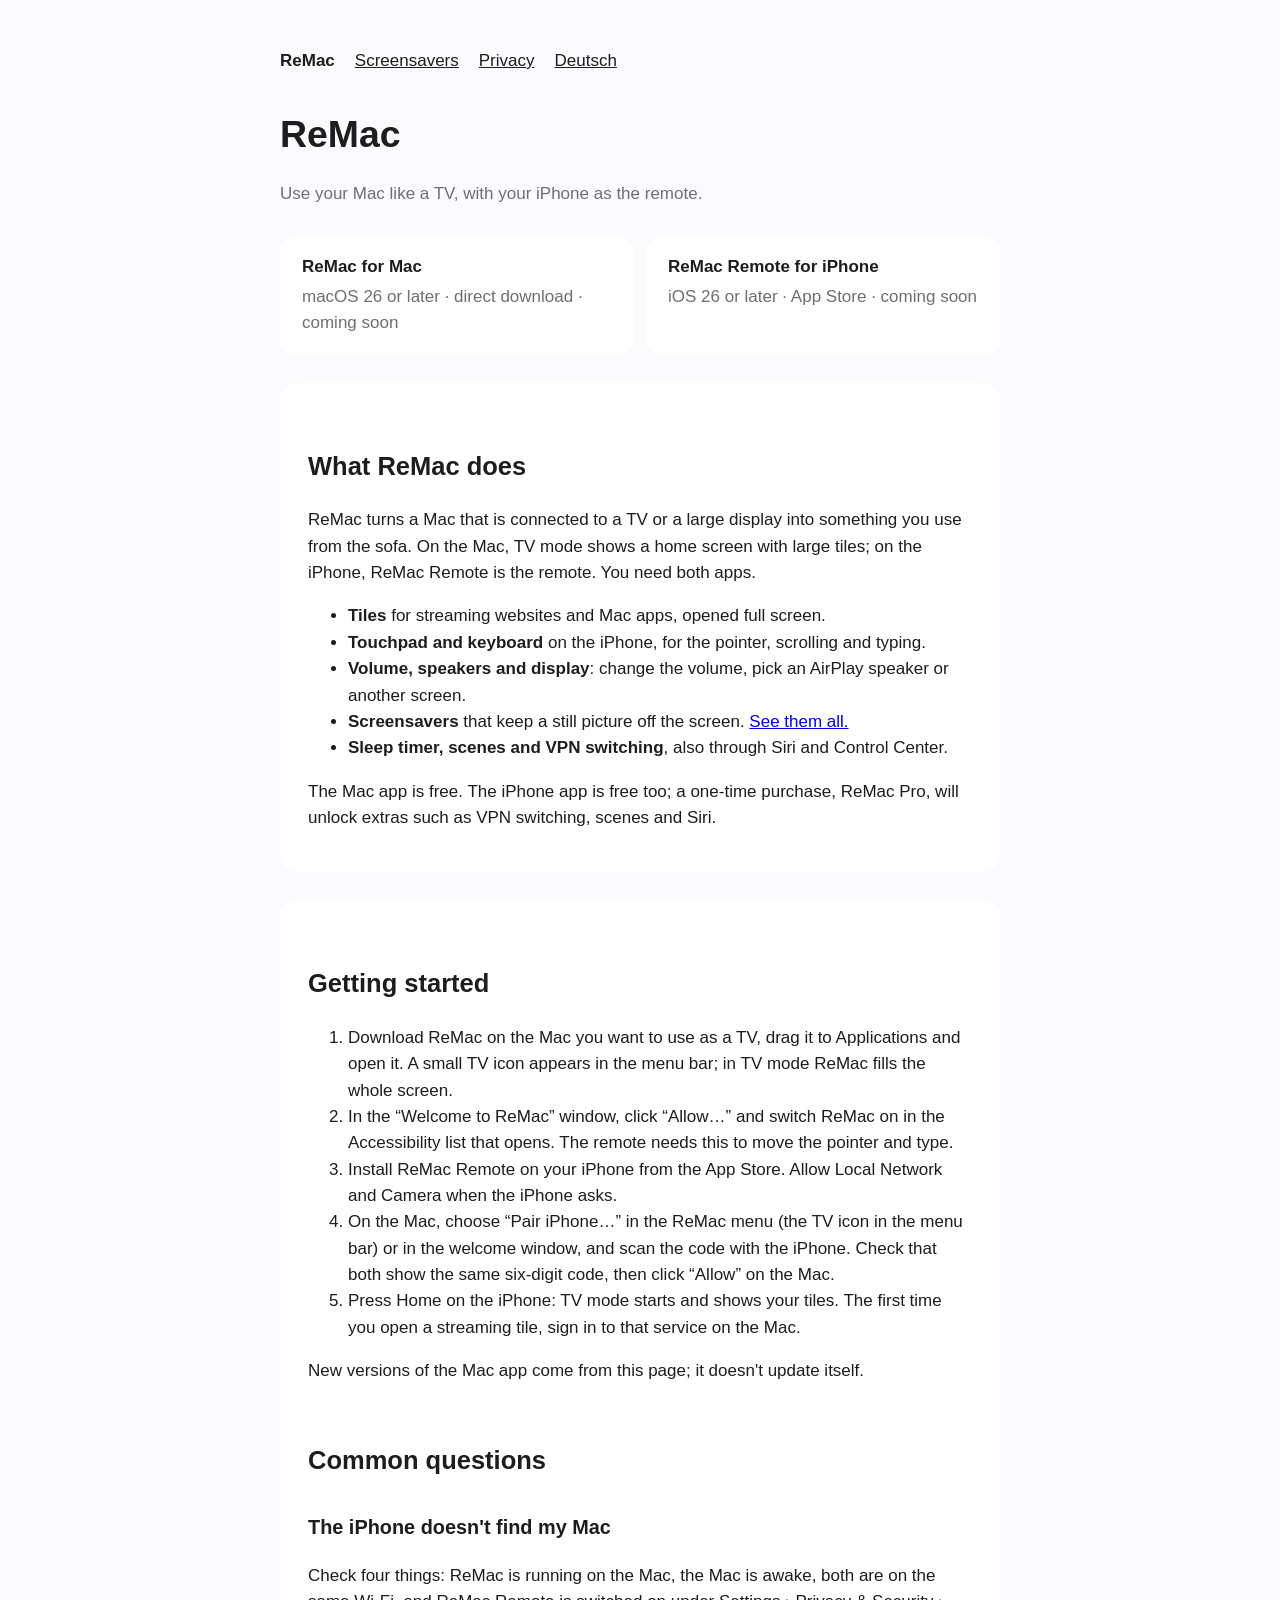
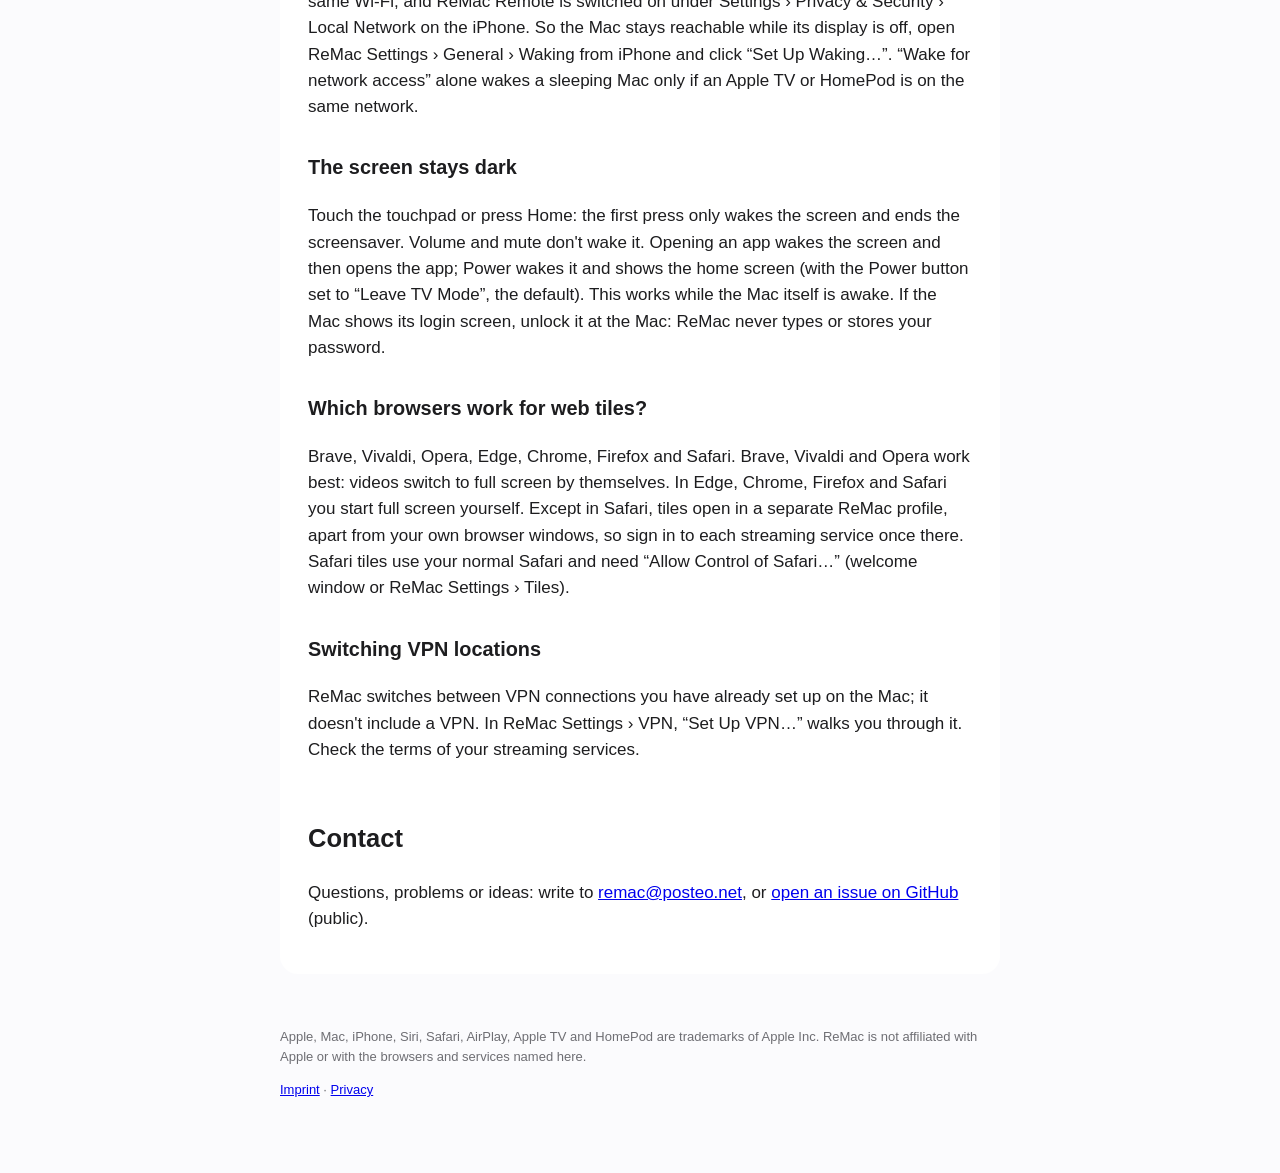
<file: index.html>
<!DOCTYPE html>
<html lang="en">
<head>
<meta charset="utf-8">
<meta name="viewport" content="width=device-width, initial-scale=1">
<title>ReMac – Use your Mac like a TV</title>
<meta name="description" content="Use your Mac like a TV, with your iPhone as the remote. Download, setup and help.">
<meta property="og:title" content="ReMac – Use your Mac like a TV">
<meta property="og:description" content="Use your Mac like a TV, with your iPhone as the remote. Download, setup and help.">
<link rel="canonical" href="https://muellerdom.github.io/remac-site/index.html">
<link rel="alternate" hreflang="en" href="https://muellerdom.github.io/remac-site/index.html">
<link rel="alternate" hreflang="de" href="https://muellerdom.github.io/remac-site/de/index.html">
<link rel="alternate" hreflang="x-default" href="https://muellerdom.github.io/remac-site/index.html">
<link rel="stylesheet" href="style.css">
</head>
<body>
<header><nav><a href="index.html" aria-current="page">ReMac</a><a href="screensavers.html">Screensavers</a><a href="privacy.html">Privacy</a><a href="de/index.html" lang="de" hreflang="de">Deutsch</a></nav></header>
<main>
<h1>ReMac</h1>
<p class="muted">Use your Mac like a TV, with your iPhone as the remote.</p>

<div class="downloads">
<div class="download"><strong>ReMac for Mac</strong><span class="muted">macOS 26 or later · direct download · coming soon</span></div>
<div class="download"><strong>ReMac Remote for iPhone</strong><span class="muted">iOS 26 or later · App Store · coming soon</span></div>
</div>

<section class="card">
<h2>What ReMac does</h2>
<p>ReMac turns a Mac that is connected to a TV or a large display into something you use from the sofa. On the Mac, TV mode shows a home screen with large tiles; on the iPhone, ReMac Remote is the remote. You need both apps.</p>
<ul>
<li><strong>Tiles</strong> for streaming websites and Mac apps, opened full screen.</li>
<li><strong>Touchpad and keyboard</strong> on the iPhone, for the pointer, scrolling and typing.</li>
<li><strong>Volume, speakers and display</strong>: change the volume, pick an AirPlay speaker or another screen.</li>
<li><strong>Screensavers</strong> that keep a still picture off the screen. <a href="screensavers.html">See them all.</a></li>
<li><strong>Sleep timer, scenes and VPN switching</strong>, also through Siri and Control Center.</li>
</ul>
<p>The Mac app is free. The iPhone app is free too; a one-time purchase, ReMac Pro, will unlock extras such as VPN switching, scenes and Siri.</p>
</section>

<section class="card">
<h2>Getting started</h2>
<ol>
<li>Download ReMac on the Mac you want to use as a TV, drag it to Applications and open it. A small TV icon appears in the menu bar; in TV mode ReMac fills the whole screen.</li>
<li>In the “Welcome to ReMac” window, click “Allow…” and switch ReMac on in the Accessibility list that opens. The remote needs this to move the pointer and type.</li>
<li>Install ReMac Remote on your iPhone from the App Store. Allow Local Network and Camera when the iPhone asks.</li>
<li>On the Mac, choose “Pair iPhone…” in the ReMac menu (the TV icon in the menu bar) or in the welcome window, and scan the code with the iPhone. Check that both show the same six-digit code, then click “Allow” on the Mac.</li>
<li>Press Home on the iPhone: TV mode starts and shows your tiles. The first time you open a streaming tile, sign in to that service on the Mac.</li>
</ol>
<p>New versions of the Mac app come from this page; it doesn't update itself.</p>

<h2>Common questions</h2>
<h3>The iPhone doesn't find my Mac</h3>
<p>Check four things: ReMac is running on the Mac, the Mac is awake, both are on the same Wi-Fi, and ReMac Remote is switched on under Settings › Privacy &amp; Security › Local Network on the iPhone. So the Mac stays reachable while its display is off, open ReMac Settings › General › Waking from iPhone and click “Set Up Waking…”. “Wake for network access” alone wakes a sleeping Mac only if an Apple TV or HomePod is on the same network.</p>
<h3>The screen stays dark</h3>
<p>Touch the touchpad or press Home: the first press only wakes the screen and ends the screensaver. Volume and mute don't wake it. Opening an app wakes the screen and then opens the app; Power wakes it and shows the home screen (with the Power button set to “Leave TV Mode”, the default). This works while the Mac itself is awake. If the Mac shows its login screen, unlock it at the Mac: ReMac never types or stores your password.</p>
<h3>Which browsers work for web tiles?</h3>
<p>Brave, Vivaldi, Opera, Edge, Chrome, Firefox and Safari. Brave, Vivaldi and Opera work best: videos switch to full screen by themselves. In Edge, Chrome, Firefox and Safari you start full screen yourself. Except in Safari, tiles open in a separate ReMac profile, apart from your own browser windows, so sign in to each streaming service once there. Safari tiles use your normal Safari and need “Allow Control of Safari…” (welcome window or ReMac Settings › Tiles).</p>
<h3>Switching VPN locations</h3>
<p>ReMac switches between VPN connections you have already set up on the Mac; it doesn't include a VPN. In ReMac Settings › VPN, “Set Up VPN…” walks you through it. Check the terms of your streaming services.</p>

<h2>Contact</h2>
<p>Questions, problems or ideas: write to <a href="mailto:remac@posteo.net">remac@posteo.net</a>, or <a href="https://github.com/muellerdom/remac-site/issues">open an issue on GitHub</a> (public).</p>
</section>
</main>
<footer><p>Apple, Mac, iPhone, Siri, Safari, AirPlay, Apple TV and HomePod are trademarks of Apple Inc. ReMac is not affiliated with Apple or with the browsers and services named here.</p><p><a href="imprint.html">Imprint</a> · <a href="privacy.html">Privacy</a></p></footer>
</body>
</html>
</file>
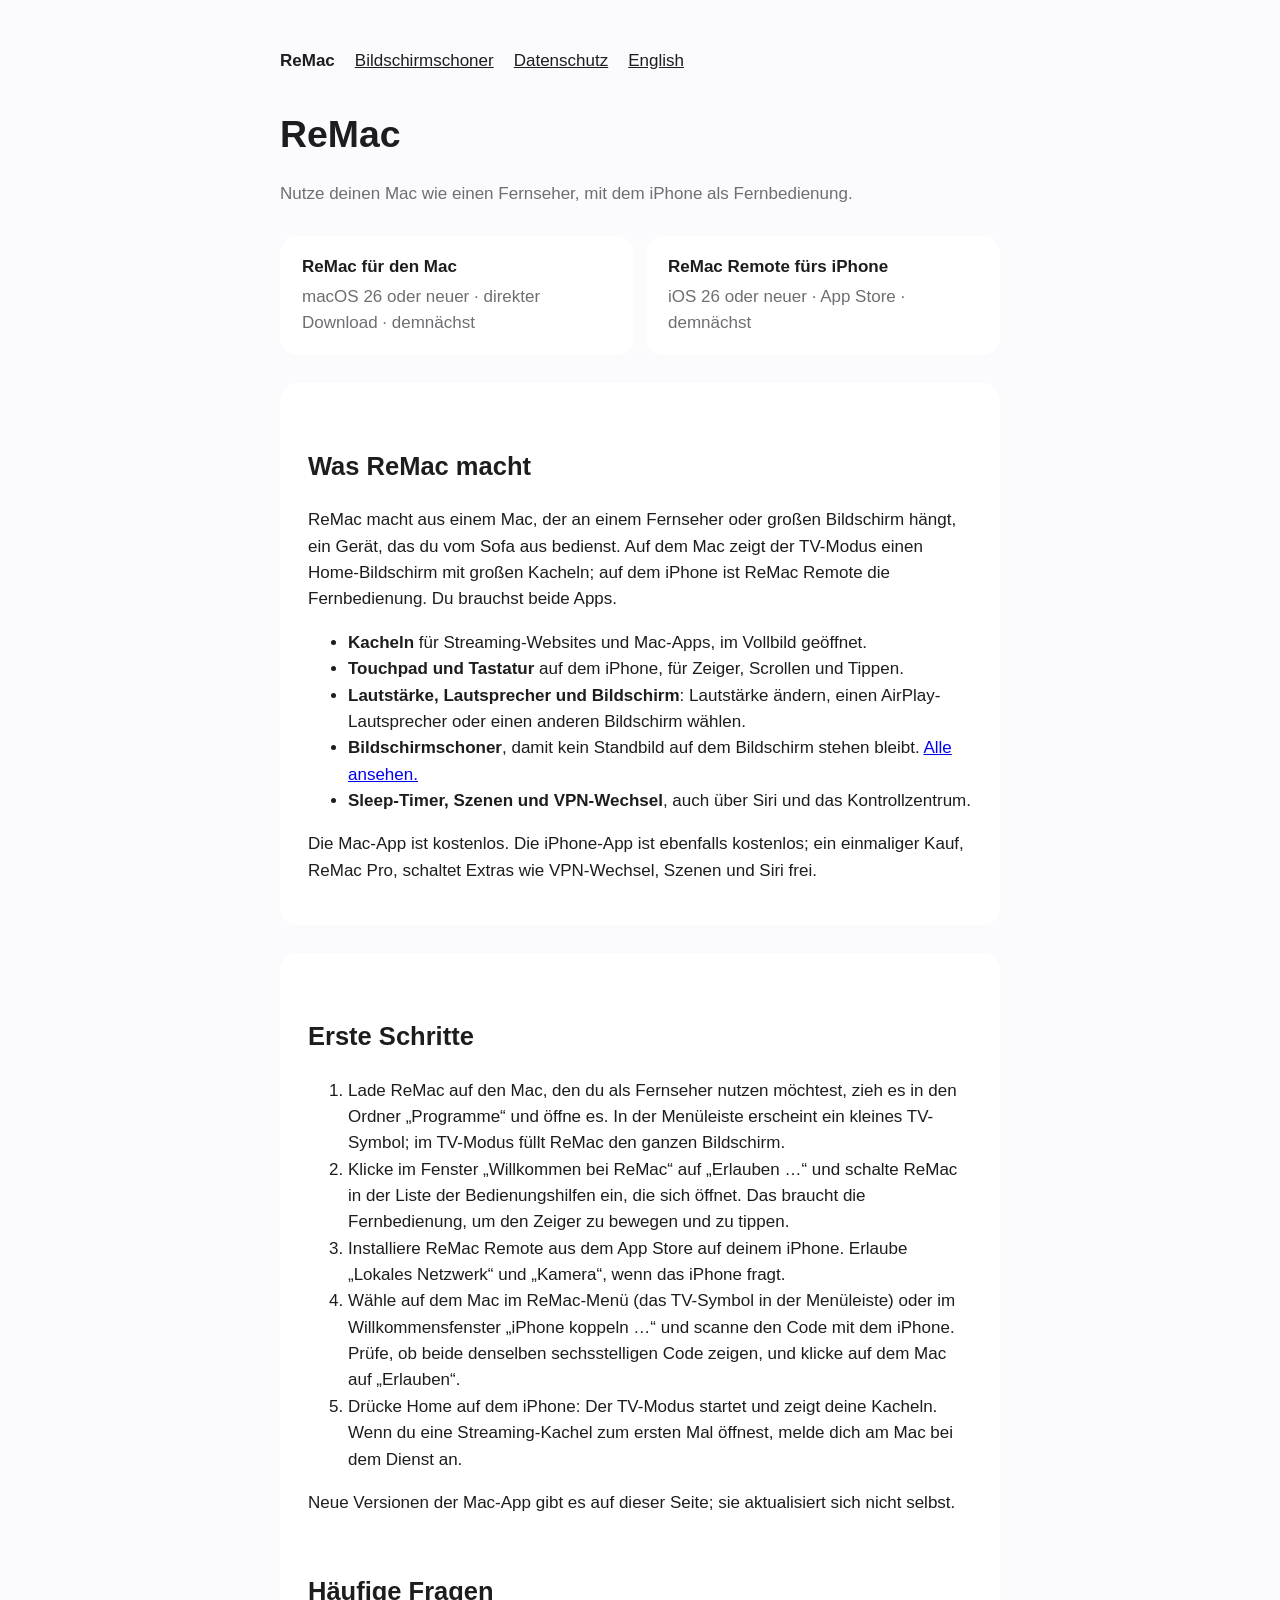
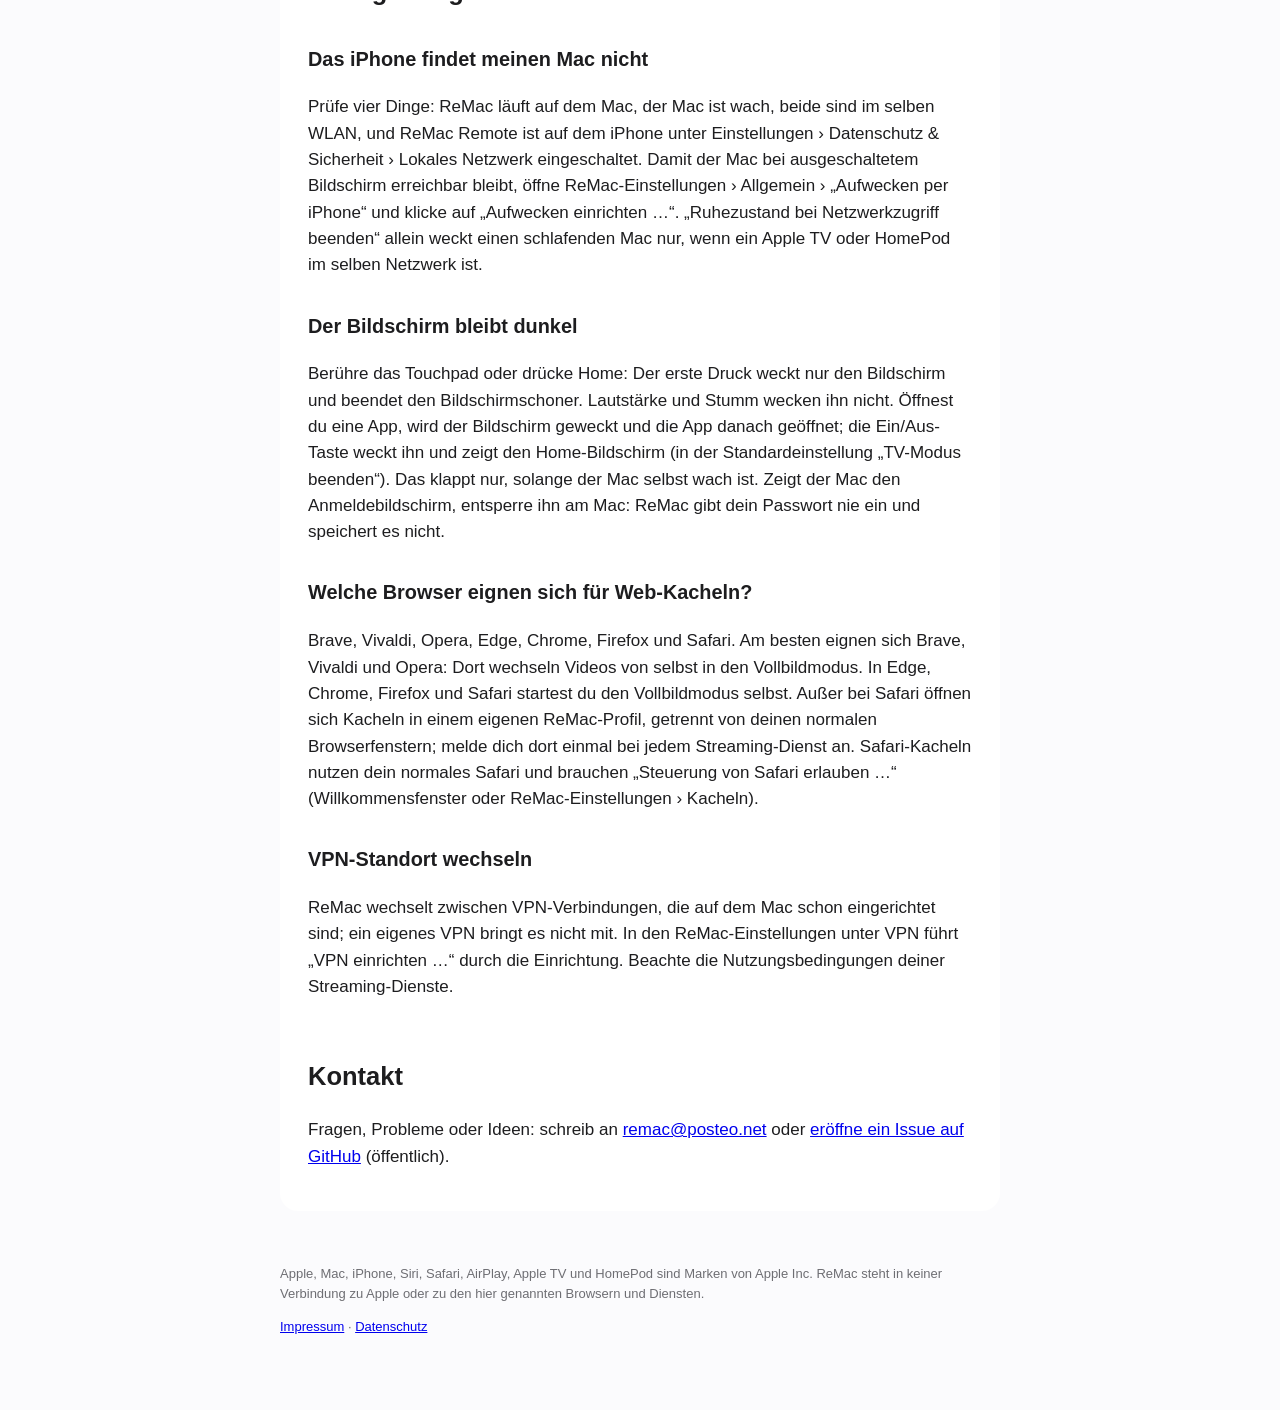
<file: de/index.html>
<!DOCTYPE html>
<html lang="de">
<head>
<meta charset="utf-8">
<meta name="viewport" content="width=device-width, initial-scale=1">
<title>ReMac – Nutze deinen Mac wie einen Fernseher</title>
<meta name="description" content="Nutze deinen Mac wie einen Fernseher, mit dem iPhone als Fernbedienung. Download, Einrichtung und Hilfe.">
<meta property="og:title" content="ReMac – Nutze deinen Mac wie einen Fernseher">
<meta property="og:description" content="Nutze deinen Mac wie einen Fernseher, mit dem iPhone als Fernbedienung. Download, Einrichtung und Hilfe.">
<link rel="canonical" href="https://muellerdom.github.io/remac-site/de/index.html">
<link rel="alternate" hreflang="en" href="https://muellerdom.github.io/remac-site/index.html">
<link rel="alternate" hreflang="de" href="https://muellerdom.github.io/remac-site/de/index.html">
<link rel="alternate" hreflang="x-default" href="https://muellerdom.github.io/remac-site/index.html">
<link rel="stylesheet" href="../style.css">
</head>
<body>
<header><nav><a href="index.html" aria-current="page">ReMac</a><a href="screensavers.html">Bildschirmschoner</a><a href="datenschutz.html">Datenschutz</a><a href="../index.html" lang="en" hreflang="en">English</a></nav></header>
<main>
<h1>ReMac</h1>
<p class="muted">Nutze deinen Mac wie einen Fernseher, mit dem iPhone als Fernbedienung.</p>

<div class="downloads">
<div class="download"><strong>ReMac für den Mac</strong><span class="muted">macOS 26 oder neuer · direkter Download · demnächst</span></div>
<div class="download"><strong>ReMac Remote fürs iPhone</strong><span class="muted">iOS 26 oder neuer · App Store · demnächst</span></div>
</div>

<section class="card">
<h2>Was ReMac macht</h2>
<p>ReMac macht aus einem Mac, der an einem Fernseher oder großen Bildschirm hängt, ein Gerät, das du vom Sofa aus bedienst. Auf dem Mac zeigt der TV-Modus einen Home-Bildschirm mit großen Kacheln; auf dem iPhone ist ReMac Remote die Fernbedienung. Du brauchst beide Apps.</p>
<ul>
<li><strong>Kacheln</strong> für Streaming-Websites und Mac-Apps, im Vollbild geöffnet.</li>
<li><strong>Touchpad und Tastatur</strong> auf dem iPhone, für Zeiger, Scrollen und Tippen.</li>
<li><strong>Lautstärke, Lautsprecher und Bildschirm</strong>: Lautstärke ändern, einen AirPlay-Lautsprecher oder einen anderen Bildschirm wählen.</li>
<li><strong>Bildschirmschoner</strong>, damit kein Standbild auf dem Bildschirm stehen bleibt. <a href="screensavers.html">Alle ansehen.</a></li>
<li><strong>Sleep-Timer, Szenen und VPN-Wechsel</strong>, auch über Siri und das Kontrollzentrum.</li>
</ul>
<p>Die Mac-App ist kostenlos. Die iPhone-App ist ebenfalls kostenlos; ein einmaliger Kauf, ReMac Pro, schaltet Extras wie VPN-Wechsel, Szenen und Siri frei.</p>
</section>

<section class="card">
<h2>Erste Schritte</h2>
<ol>
<li>Lade ReMac auf den Mac, den du als Fernseher nutzen möchtest, zieh es in den Ordner „Programme“ und öffne es. In der Menüleiste erscheint ein kleines TV-Symbol; im TV-Modus füllt ReMac den ganzen Bildschirm.</li>
<li>Klicke im Fenster „Willkommen bei ReMac“ auf „Erlauben …“ und schalte ReMac in der Liste der Bedienungshilfen ein, die sich öffnet. Das braucht die Fernbedienung, um den Zeiger zu bewegen und zu tippen.</li>
<li>Installiere ReMac Remote aus dem App Store auf deinem iPhone. Erlaube „Lokales Netzwerk“ und „Kamera“, wenn das iPhone fragt.</li>
<li>Wähle auf dem Mac im ReMac-Menü (das TV-Symbol in der Menüleiste) oder im Willkommensfenster „iPhone koppeln …“ und scanne den Code mit dem iPhone. Prüfe, ob beide denselben sechsstelligen Code zeigen, und klicke auf dem Mac auf „Erlauben“.</li>
<li>Drücke Home auf dem iPhone: Der TV-Modus startet und zeigt deine Kacheln. Wenn du eine Streaming-Kachel zum ersten Mal öffnest, melde dich am Mac bei dem Dienst an.</li>
</ol>
<p>Neue Versionen der Mac-App gibt es auf dieser Seite; sie aktualisiert sich nicht selbst.</p>

<h2>Häufige Fragen</h2>
<h3>Das iPhone findet meinen Mac nicht</h3>
<p>Prüfe vier Dinge: ReMac läuft auf dem Mac, der Mac ist wach, beide sind im selben WLAN, und ReMac Remote ist auf dem iPhone unter Einstellungen › Datenschutz &amp; Sicherheit › Lokales Netzwerk eingeschaltet. Damit der Mac bei ausgeschaltetem Bildschirm erreichbar bleibt, öffne ReMac-Einstellungen › Allgemein › „Aufwecken per iPhone“ und klicke auf „Aufwecken einrichten …“. „Ruhezustand bei Netzwerkzugriff beenden“ allein weckt einen schlafenden Mac nur, wenn ein Apple TV oder HomePod im selben Netzwerk ist.</p>
<h3>Der Bildschirm bleibt dunkel</h3>
<p>Berühre das Touchpad oder drücke Home: Der erste Druck weckt nur den Bildschirm und beendet den Bildschirmschoner. Lautstärke und Stumm wecken ihn nicht. Öffnest du eine App, wird der Bildschirm geweckt und die App danach geöffnet; die Ein/Aus-Taste weckt ihn und zeigt den Home-Bildschirm (in der Standardeinstellung „TV-Modus beenden“). Das klappt nur, solange der Mac selbst wach ist. Zeigt der Mac den Anmeldebildschirm, entsperre ihn am Mac: ReMac gibt dein Passwort nie ein und speichert es nicht.</p>
<h3>Welche Browser eignen sich für Web-Kacheln?</h3>
<p>Brave, Vivaldi, Opera, Edge, Chrome, Firefox und Safari. Am besten eignen sich Brave, Vivaldi und Opera: Dort wechseln Videos von selbst in den Vollbildmodus. In Edge, Chrome, Firefox und Safari startest du den Vollbildmodus selbst. Außer bei Safari öffnen sich Kacheln in einem eigenen ReMac-Profil, getrennt von deinen normalen Browserfenstern; melde dich dort einmal bei jedem Streaming-Dienst an. Safari-Kacheln nutzen dein normales Safari und brauchen „Steuerung von Safari erlauben …“ (Willkommensfenster oder ReMac-Einstellungen › Kacheln).</p>
<h3>VPN-Standort wechseln</h3>
<p>ReMac wechselt zwischen VPN-Verbindungen, die auf dem Mac schon eingerichtet sind; ein eigenes VPN bringt es nicht mit. In den ReMac-Einstellungen unter VPN führt „VPN einrichten …“ durch die Einrichtung. Beachte die Nutzungsbedingungen deiner Streaming-Dienste.</p>

<h2>Kontakt</h2>
<p>Fragen, Probleme oder Ideen: schreib an <a href="mailto:remac@posteo.net">remac@posteo.net</a> oder <a href="https://github.com/muellerdom/remac-site/issues">eröffne ein Issue auf GitHub</a> (öffentlich).</p>
</section>
</main>
<footer><p>Apple, Mac, iPhone, Siri, Safari, AirPlay, Apple TV und HomePod sind Marken von Apple Inc. ReMac steht in keiner Verbindung zu Apple oder zu den hier genannten Browsern und Diensten.</p><p><a href="impressum.html">Impressum</a> · <a href="datenschutz.html">Datenschutz</a></p></footer>
</body>
</html>
</file>
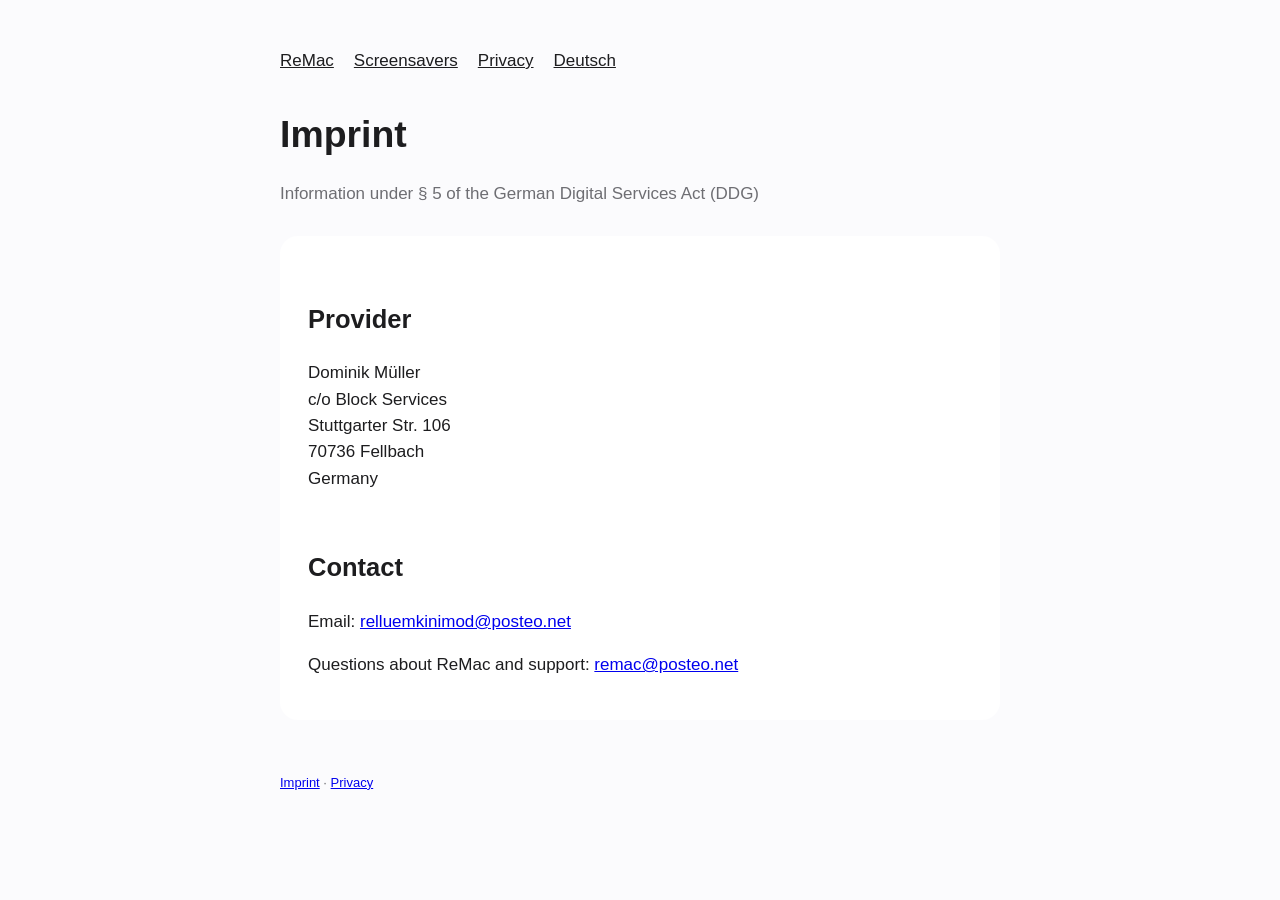
<file: imprint.html>
<!DOCTYPE html>
<html lang="en">
<head>
<meta charset="utf-8">
<meta name="viewport" content="width=device-width, initial-scale=1">
<title>ReMac – Imprint</title>
<meta name="description" content="Legal notice for ReMac and this website.">
<link rel="canonical" href="https://muellerdom.github.io/remac-site/imprint.html">
<link rel="alternate" hreflang="en" href="https://muellerdom.github.io/remac-site/imprint.html">
<link rel="alternate" hreflang="de" href="https://muellerdom.github.io/remac-site/de/impressum.html">
<link rel="alternate" hreflang="x-default" href="https://muellerdom.github.io/remac-site/imprint.html">
<link rel="stylesheet" href="style.css">
</head>
<body>
<header><nav><a href="index.html">ReMac</a><a href="screensavers.html">Screensavers</a><a href="privacy.html">Privacy</a><a href="de/impressum.html" lang="de" hreflang="de">Deutsch</a></nav></header>
<main>
<h1>Imprint</h1>
<p class="muted">Information under § 5 of the German Digital Services Act (DDG)</p>

<section class="card">
<h2>Provider</h2>
<p>Dominik Müller<br>
c/o Block Services<br>
Stuttgarter Str. 106<br>
70736 Fellbach<br>
Germany</p>

<h2>Contact</h2>
<p>Email: <a href="mailto:relluemkinimod@posteo.net">relluemkinimod@posteo.net</a></p>
<p>Questions about ReMac and support: <a href="mailto:remac@posteo.net">remac@posteo.net</a></p>
</section>
</main>
<footer><p><a href="imprint.html" aria-current="page">Imprint</a> · <a href="privacy.html">Privacy</a></p></footer>
</body>
</html>
</file>
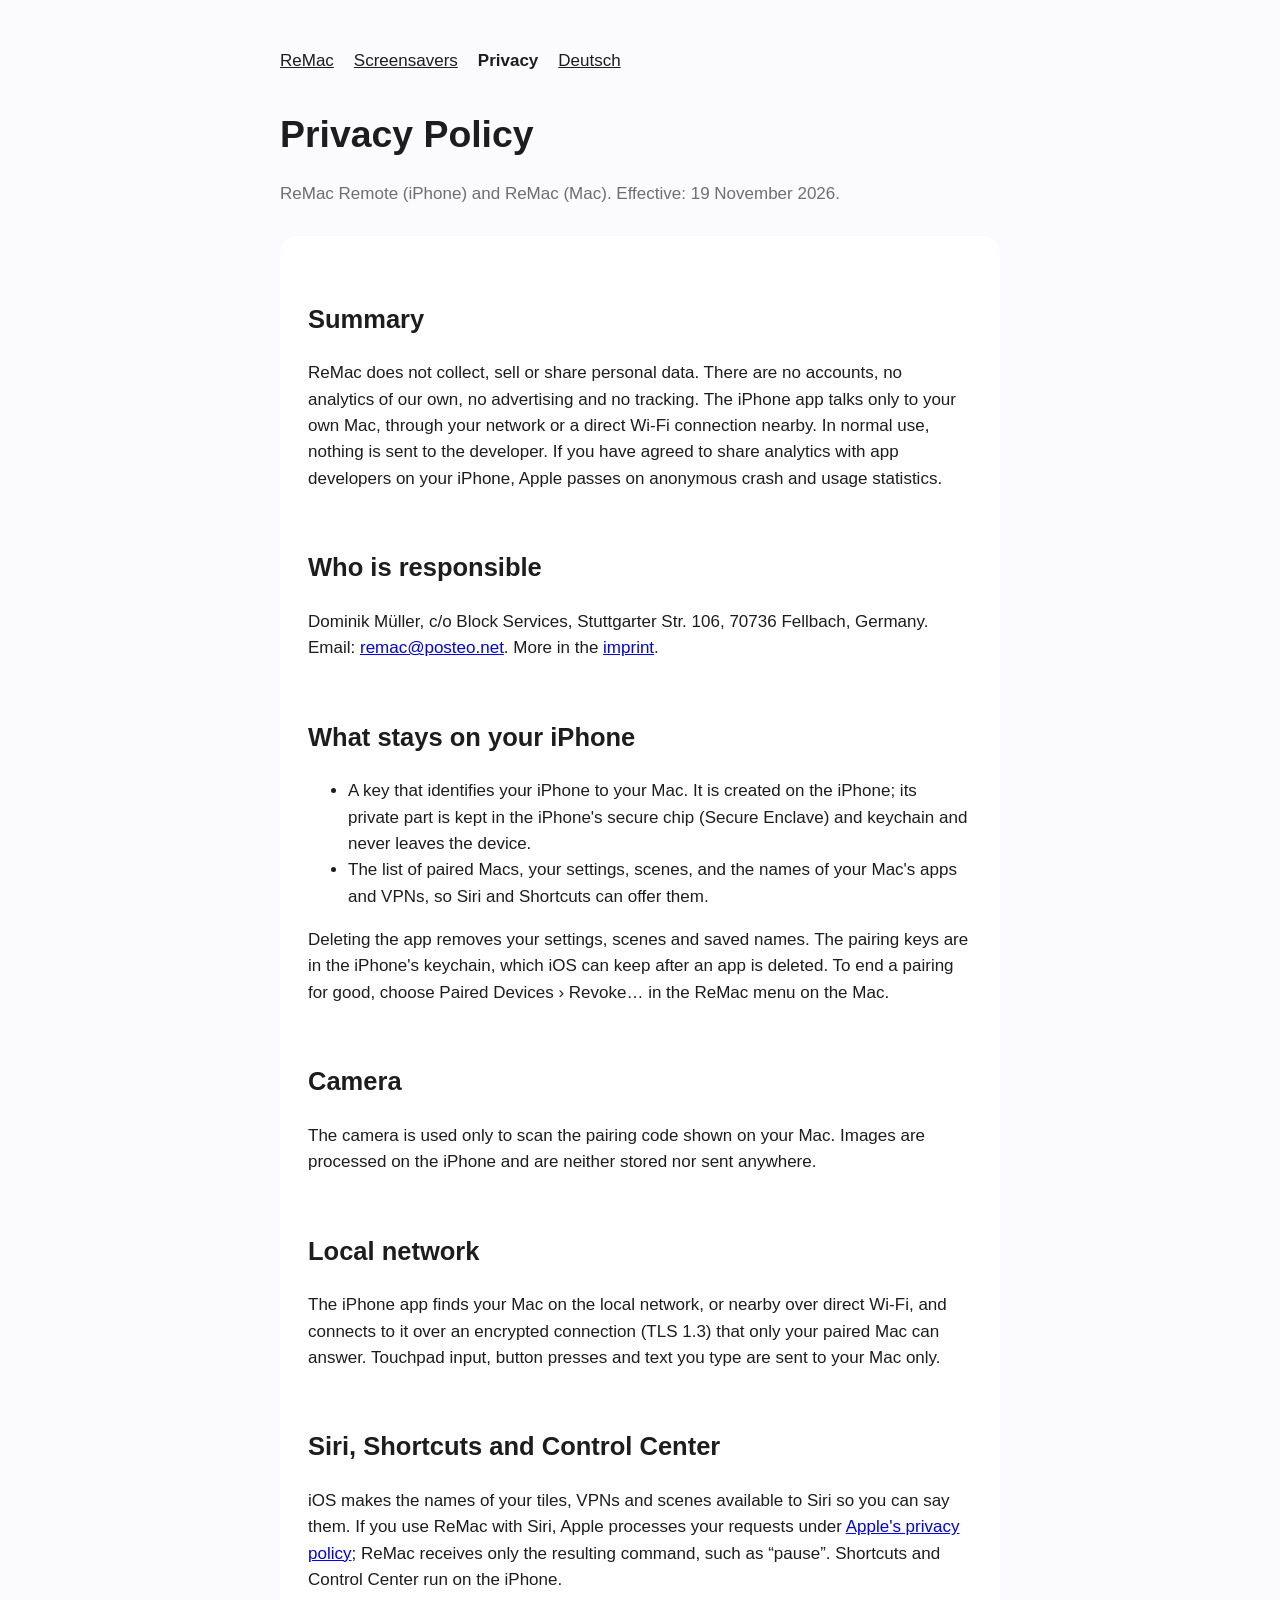
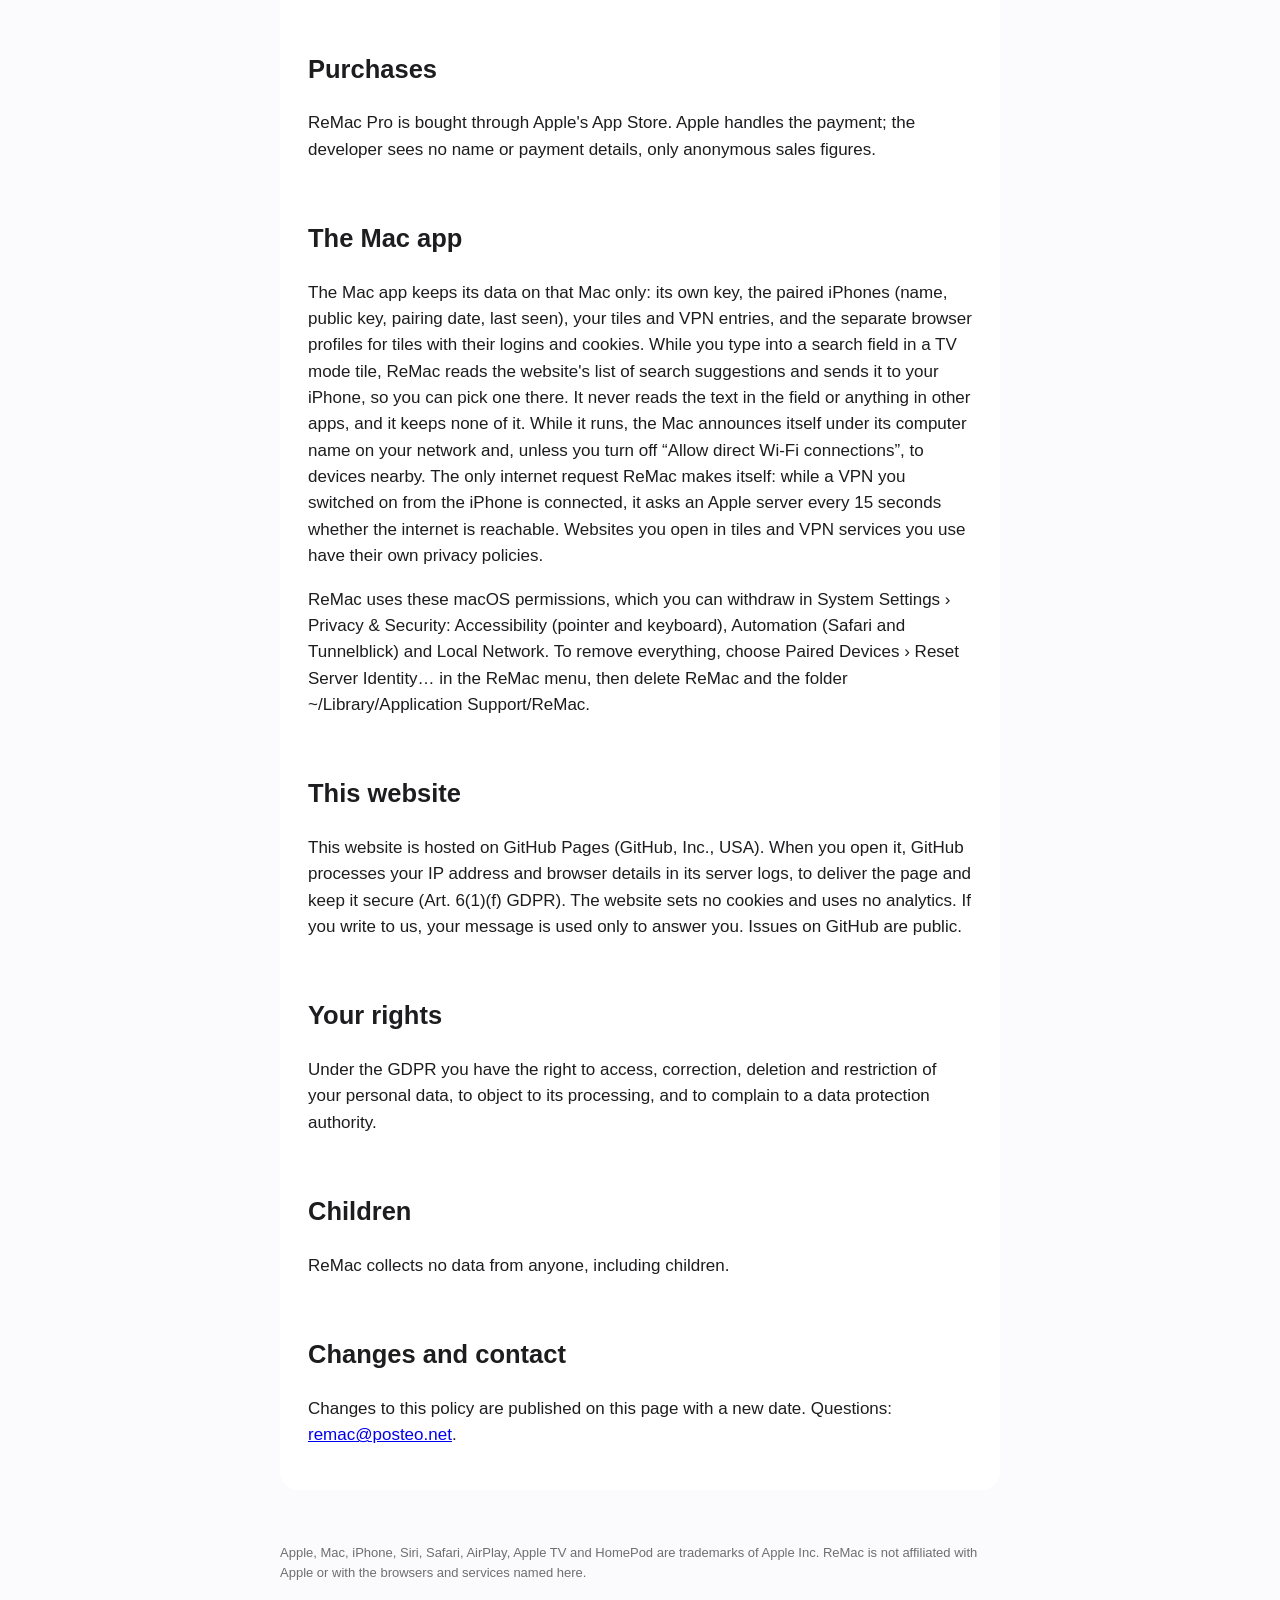
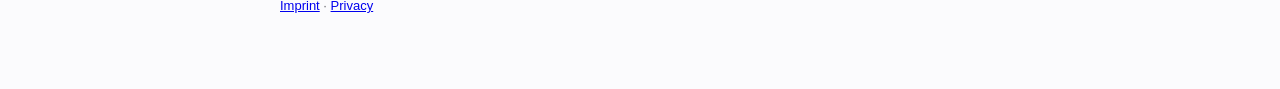
<file: privacy.html>
<!DOCTYPE html>
<html lang="en">
<head>
<meta charset="utf-8">
<meta name="viewport" content="width=device-width, initial-scale=1">
<title>ReMac – Privacy Policy</title>
<meta name="description" content="How ReMac handles pairing, camera access, local connections and stored data.">
<meta property="og:title" content="ReMac – Privacy Policy">
<meta property="og:description" content="How ReMac handles pairing, camera access, local connections and stored data.">
<link rel="canonical" href="https://muellerdom.github.io/remac-site/privacy.html">
<link rel="alternate" hreflang="en" href="https://muellerdom.github.io/remac-site/privacy.html">
<link rel="alternate" hreflang="de" href="https://muellerdom.github.io/remac-site/de/datenschutz.html">
<link rel="alternate" hreflang="x-default" href="https://muellerdom.github.io/remac-site/privacy.html">
<link rel="stylesheet" href="style.css">
</head>
<body>
<header><nav><a href="index.html">ReMac</a><a href="screensavers.html">Screensavers</a><a href="privacy.html" aria-current="page">Privacy</a><a href="de/datenschutz.html" lang="de" hreflang="de">Deutsch</a></nav></header>
<main>
<h1>Privacy Policy</h1>
<p class="muted">ReMac Remote (iPhone) and ReMac (Mac). Effective: 19 November 2026.</p>

<section class="card">
<h2>Summary</h2>
<p>ReMac does not collect, sell or share personal data. There are no accounts, no analytics of our own, no advertising and no tracking. The iPhone app talks only to your own Mac, through your network or a direct Wi-Fi connection nearby. In normal use, nothing is sent to the developer. If you have agreed to share analytics with app developers on your iPhone, Apple passes on anonymous crash and usage statistics.</p>

<h2>Who is responsible</h2>
<p>Dominik Müller, c/o Block Services, Stuttgarter Str. 106, 70736 Fellbach, Germany. Email: <a href="mailto:remac@posteo.net">remac@posteo.net</a>. More in the <a href="imprint.html">imprint</a>.</p>

<h2>What stays on your iPhone</h2>
<ul>
<li>A key that identifies your iPhone to your Mac. It is created on the iPhone; its private part is kept in the iPhone's secure chip (Secure Enclave) and keychain and never leaves the device.</li>
<li>The list of paired Macs, your settings, scenes, and the names of your Mac's apps and VPNs, so Siri and Shortcuts can offer them.</li>
</ul>
<p>Deleting the app removes your settings, scenes and saved names. The pairing keys are in the iPhone's keychain, which iOS can keep after an app is deleted. To end a pairing for good, choose Paired Devices › Revoke… in the ReMac menu on the Mac.</p>

<h2>Camera</h2>
<p>The camera is used only to scan the pairing code shown on your Mac. Images are processed on the iPhone and are neither stored nor sent anywhere.</p>

<h2>Local network</h2>
<p>The iPhone app finds your Mac on the local network, or nearby over direct Wi-Fi, and connects to it over an encrypted connection (TLS 1.3) that only your paired Mac can answer. Touchpad input, button presses and text you type are sent to your Mac only.</p>

<h2>Siri, Shortcuts and Control Center</h2>
<p>iOS makes the names of your tiles, VPNs and scenes available to Siri so you can say them. If you use ReMac with Siri, Apple processes your requests under <a href="https://www.apple.com/legal/privacy/">Apple's privacy policy</a>; ReMac receives only the resulting command, such as “pause”. Shortcuts and Control Center run on the iPhone.</p>

<h2>Purchases</h2>
<p>ReMac Pro is bought through Apple's App Store. Apple handles the payment; the developer sees no name or payment details, only anonymous sales figures.</p>

<h2>The Mac app</h2>
<p>The Mac app keeps its data on that Mac only: its own key, the paired iPhones (name, public key, pairing date, last seen), your tiles and VPN entries, and the separate browser profiles for tiles with their logins and cookies. While you type into a search field in a TV mode tile, ReMac reads the website's list of search suggestions and sends it to your iPhone, so you can pick one there. It never reads the text in the field or anything in other apps, and it keeps none of it. While it runs, the Mac announces itself under its computer name on your network and, unless you turn off “Allow direct Wi-Fi connections”, to devices nearby. The only internet request ReMac makes itself: while a VPN you switched on from the iPhone is connected, it asks an Apple server every 15 seconds whether the internet is reachable. Websites you open in tiles and VPN services you use have their own privacy policies.</p>
<p>ReMac uses these macOS permissions, which you can withdraw in System Settings › Privacy &amp; Security: Accessibility (pointer and keyboard), Automation (Safari and Tunnelblick) and Local Network. To remove everything, choose Paired Devices › Reset Server Identity… in the ReMac menu, then delete ReMac and the folder ~/Library/Application Support/ReMac.</p>

<h2>This website</h2>
<p>This website is hosted on GitHub Pages (GitHub, Inc., USA). When you open it, GitHub processes your IP address and browser details in its server logs, to deliver the page and keep it secure (Art. 6(1)(f) GDPR). The website sets no cookies and uses no analytics. If you write to us, your message is used only to answer you. Issues on GitHub are public.</p>

<h2>Your rights</h2>
<p>Under the GDPR you have the right to access, correction, deletion and restriction of your personal data, to object to its processing, and to complain to a data protection authority.</p>

<h2>Children</h2>
<p>ReMac collects no data from anyone, including children.</p>

<h2>Changes and contact</h2>
<p>Changes to this policy are published on this page with a new date. Questions: <a href="mailto:remac@posteo.net">remac@posteo.net</a>.</p>
</section>
</main>
<footer><p>Apple, Mac, iPhone, Siri, Safari, AirPlay, Apple TV and HomePod are trademarks of Apple Inc. ReMac is not affiliated with Apple or with the browsers and services named here.</p><p><a href="imprint.html">Imprint</a> · <a href="privacy.html">Privacy</a></p></footer>
</body>
</html>
</file>
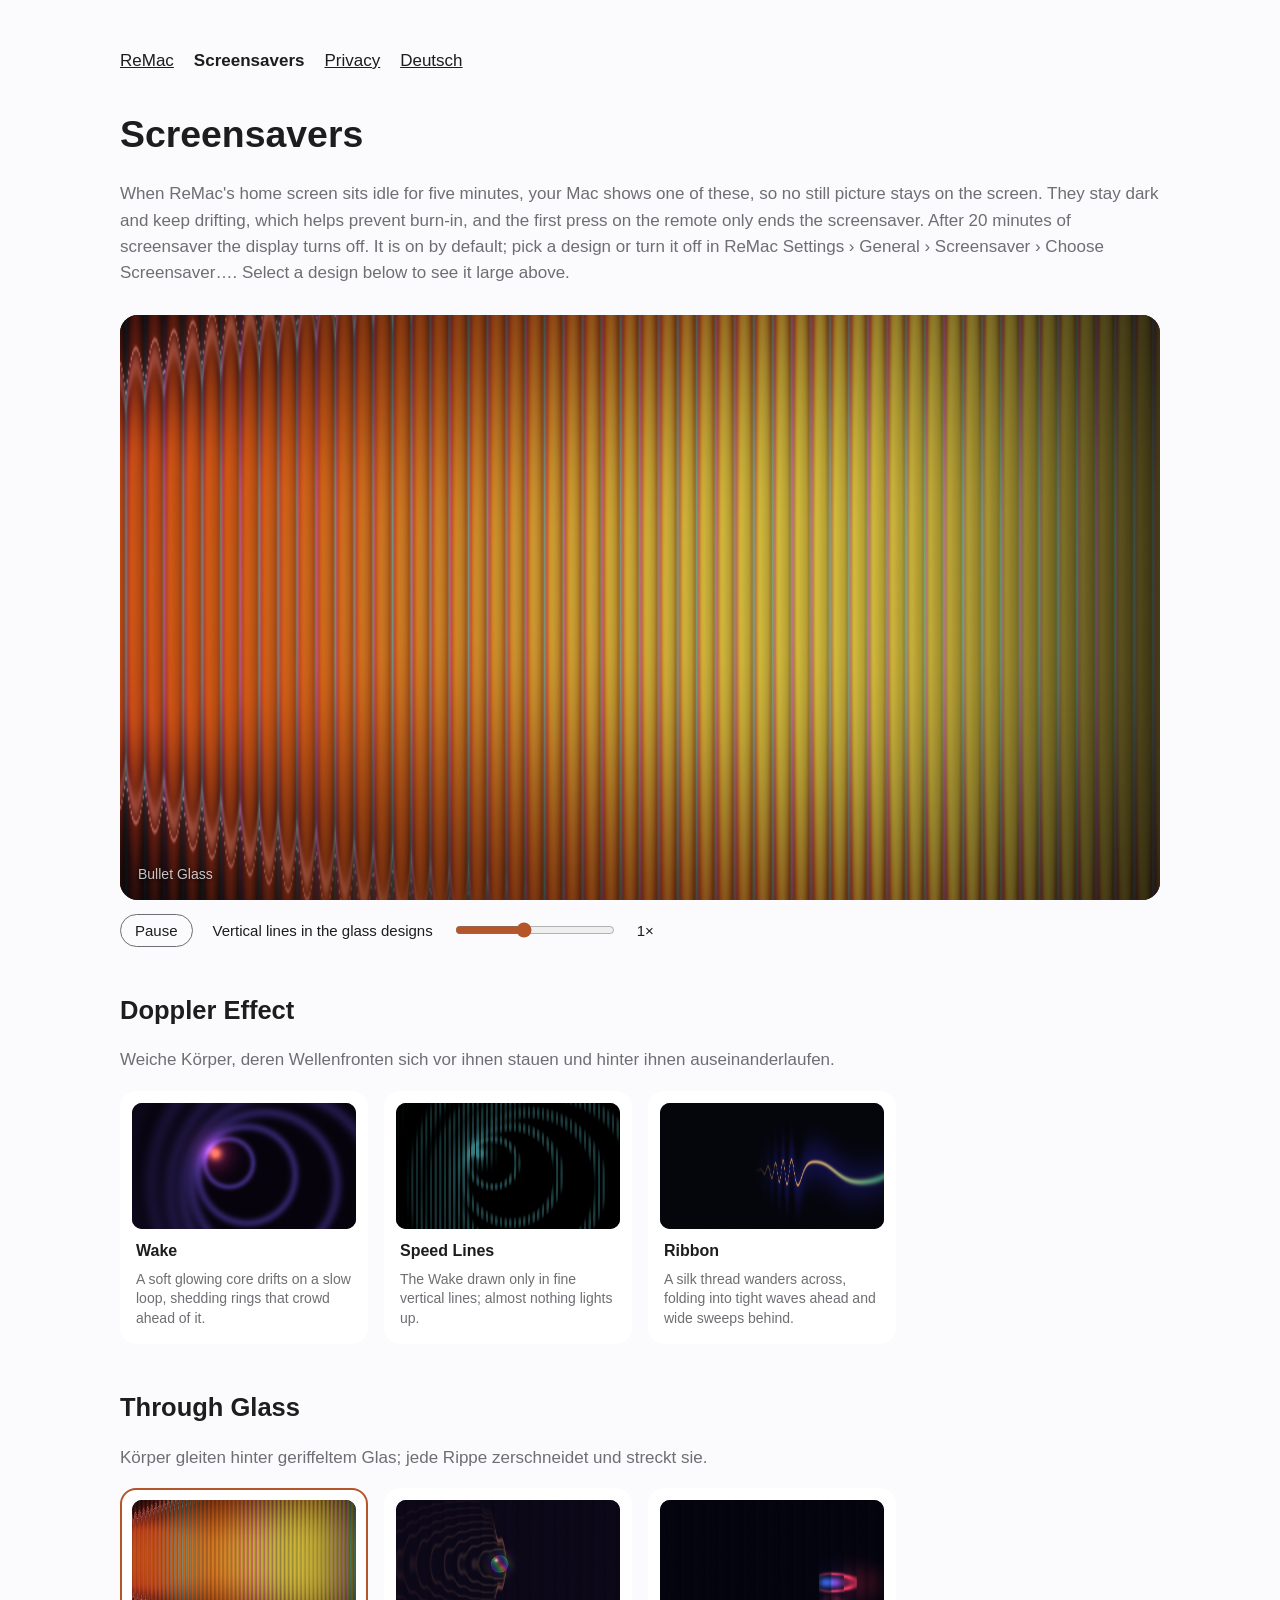
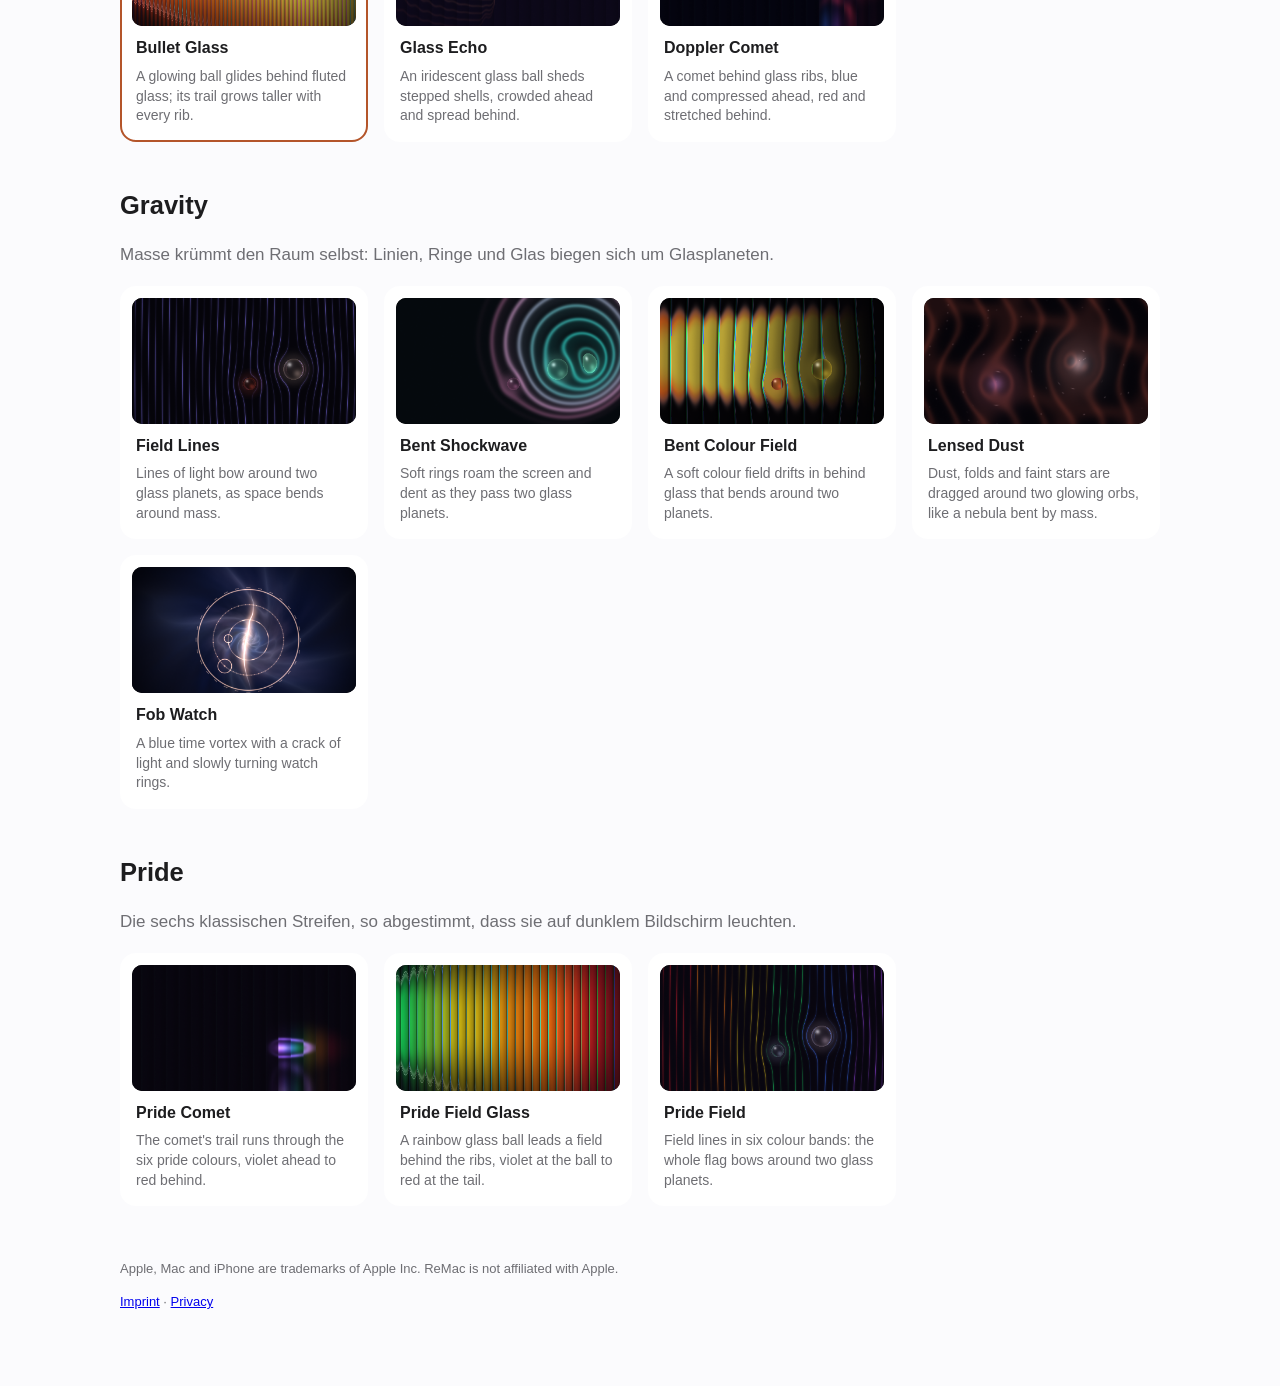
<file: screensavers.html>
<!DOCTYPE html>
<html lang="en">
<head>
<meta charset="utf-8">
<meta name="viewport" content="width=device-width, initial-scale=1">
<title>ReMac – Screensavers</title>
<meta name="description" content="The screensavers ReMac shows on your Mac: Doppler waves, fluted glass, gravity and pride, all drawn live.">
<link rel="alternate" hreflang="en" href="https://muellerdom.github.io/remac-site/screensavers.html">
<link rel="alternate" hreflang="de" href="https://muellerdom.github.io/remac-site/de/screensavers.html">
<link rel="alternate" hreflang="x-default" href="https://muellerdom.github.io/remac-site/screensavers.html">
<link rel="stylesheet" href="style.css">
<style>
main.wide, header.wide, footer.wide { max-width: 1040px; }
:root { --accent: #b4552a; }
@media (prefers-color-scheme: dark) { :root { --accent: #e3926a; } }
.stage .label { text-shadow: 0 1px 4px #000; }
.controls button { font: inherit; padding: 4px 14px; border-radius: 999px; border: 1px solid var(--muted); background: none; color: inherit; cursor: pointer; }
.stage { background: #000; border-radius: 18px; overflow: hidden; position: relative; aspect-ratio: 16 / 9; margin-top: 28px; }
.stage canvas { width: 100%; height: 100%; display: block; }
.stage .label { position: absolute; left: 18px; bottom: 14px; color: #fff; opacity: 0.75; font-size: 14px; }
.controls { display: flex; flex-wrap: wrap; gap: 12px 20px; align-items: center; margin-top: 14px; font-size: 15px; }
.controls input { accent-color: var(--accent); width: 160px; vertical-align: middle; }
.group { margin-top: 44px; }
.group h2 { margin: 0 0 4px; }
.savers { display: grid; gap: 16px; grid-template-columns: repeat(auto-fill, minmax(230px, 1fr)); margin-top: 16px; }
.saver { all: unset; cursor: pointer; background: var(--card); border-radius: 16px; padding: 10px 10px 14px; display: flex; flex-direction: column; gap: 6px;
         border: 2px solid transparent; }
.saver:focus-visible { outline: 2px solid var(--accent); outline-offset: 2px; }
.saver[aria-pressed="true"] { border-color: var(--accent); }
.saver canvas { width: 100%; aspect-ratio: 16 / 9; border-radius: 10px; background: #000; display: block; }
.saver strong { font-size: 16px; margin: 4px 4px 0; }
.saver span { font-size: 14px; color: var(--muted); margin: 0 4px; line-height: 1.4; }
</style>
</head>
<body>
<header class="wide"><nav><a href="index.html">ReMac</a><a href="screensavers.html" aria-current="page">Screensavers</a><a href="privacy.html">Privacy</a><a href="de/screensavers.html" lang="de" hreflang="de">Deutsch</a></nav></header>
<main class="wide">
<h1>Screensavers</h1>
<p class="muted">When ReMac's home screen sits idle for five minutes, your Mac shows one of these, so no still picture stays on the screen. They stay dark and keep drifting, which helps prevent burn-in, and the first press on the remote only ends the screensaver. After 20 minutes of screensaver the display turns off. It is on by default; pick a design or turn it off in ReMac Settings › General › Screensaver › Choose Screensaver…. Select a design below to see it large above.</p>
<div class="stage"><canvas id="tv" role="img"></canvas><div class="label" id="tvlabel"></div></div>
<div class="controls"><button id="pause" type="button">Pause</button><label for="ribs">Vertical lines in the glass designs</label><input type="range" id="ribs" min="0" max="7" step="1" value="3"><output id="ribsOut" for="ribs">1×</output></div>
<section class="group"><h2>Doppler Effect</h2><p class="muted">Weiche Körper, deren Wellenfronten sich vor ihnen stauen und hinter ihnen auseinanderlaufen.</p><div class="savers"><button class="saver" data-i="0" aria-pressed="false"><canvas width="384" height="216" aria-hidden="true"></canvas><strong>Wake</strong><span>A soft glowing core drifts on a slow loop, shedding rings that crowd ahead of it.</span></button><button class="saver" data-i="1" aria-pressed="false"><canvas width="384" height="216" aria-hidden="true"></canvas><strong>Speed Lines</strong><span>The Wake drawn only in fine vertical lines; almost nothing lights up.</span></button><button class="saver" data-i="2" aria-pressed="false"><canvas width="384" height="216" aria-hidden="true"></canvas><strong>Ribbon</strong><span>A silk thread wanders across, folding into tight waves ahead and wide sweeps behind.</span></button></div></section>
<section class="group"><h2>Through Glass</h2><p class="muted">Körper gleiten hinter geriffeltem Glas; jede Rippe zerschneidet und streckt sie.</p><div class="savers"><button class="saver" data-i="3" aria-pressed="false"><canvas width="384" height="216" aria-hidden="true"></canvas><strong>Bullet Glass</strong><span>A glowing ball glides behind fluted glass; its trail grows taller with every rib.</span></button><button class="saver" data-i="4" aria-pressed="false"><canvas width="384" height="216" aria-hidden="true"></canvas><strong>Glass Echo</strong><span>An iridescent glass ball sheds stepped shells, crowded ahead and spread behind.</span></button><button class="saver" data-i="5" aria-pressed="false"><canvas width="384" height="216" aria-hidden="true"></canvas><strong>Doppler Comet</strong><span>A comet behind glass ribs, blue and compressed ahead, red and stretched behind.</span></button></div></section>
<section class="group"><h2>Gravity</h2><p class="muted">Masse krümmt den Raum selbst: Linien, Ringe und Glas biegen sich um Glasplaneten.</p><div class="savers"><button class="saver" data-i="6" aria-pressed="false"><canvas width="384" height="216" aria-hidden="true"></canvas><strong>Field Lines</strong><span>Lines of light bow around two glass planets, as space bends around mass.</span></button><button class="saver" data-i="7" aria-pressed="false"><canvas width="384" height="216" aria-hidden="true"></canvas><strong>Bent Shockwave</strong><span>Soft rings roam the screen and dent as they pass two glass planets.</span></button><button class="saver" data-i="8" aria-pressed="false"><canvas width="384" height="216" aria-hidden="true"></canvas><strong>Bent Colour Field</strong><span>A soft colour field drifts in behind glass that bends around two planets.</span></button><button class="saver" data-i="9" aria-pressed="false"><canvas width="384" height="216" aria-hidden="true"></canvas><strong>Lensed Dust</strong><span>Dust, folds and faint stars are dragged around two glowing orbs, like a nebula bent by mass.</span></button><button class="saver" data-i="10" aria-pressed="false"><canvas width="384" height="216" aria-hidden="true"></canvas><strong>Fob Watch</strong><span>A blue time vortex with a crack of light and slowly turning watch rings.</span></button></div></section>
<section class="group"><h2>Pride</h2><p class="muted">Die sechs klassischen Streifen, so abgestimmt, dass sie auf dunklem Bildschirm leuchten.</p><div class="savers"><button class="saver" data-i="11" aria-pressed="false"><canvas width="384" height="216" aria-hidden="true"></canvas><strong>Pride Comet</strong><span>The comet's trail runs through the six pride colours, violet ahead to red behind.</span></button><button class="saver" data-i="12" aria-pressed="false"><canvas width="384" height="216" aria-hidden="true"></canvas><strong>Pride Field Glass</strong><span>A rainbow glass ball leads a field behind the ribs, violet at the ball to red at the tail.</span></button><button class="saver" data-i="13" aria-pressed="false"><canvas width="384" height="216" aria-hidden="true"></canvas><strong>Pride Field</strong><span>Field lines in six colour bands: the whole flag bows around two glass planets.</span></button></div></section>
</main>
<footer class="wide"><p>Apple, Mac and iPhone are trademarks of Apple Inc. ReMac is not affiliated with Apple.</p><p><a href="imprint.html">Imprint</a> · <a href="privacy.html">Privacy</a></p></footer>
<script>
const FRAG = "precision highp float;\nuniform vec2 uRes; uniform float uT, uMode, uSteps, uGain, uFade, uEnd, uInk, uGrain, uRibs;\nuniform vec3 uBg, uC1, uC2, uC3;\n#define TAU 6.2831853\n\nfloat hash(vec2 p) { return fract(sin(dot(p, vec2(12.9898, 78.233))) * 43758.5453); }\n\nfloat g(float x, float w) { return exp(-(x * x) / (w * w)); }\n\nvec2 wakePath(float t) { return vec2(0.42 * sin(TAU * t / 110.0), 0.20 * sin(TAU * t / 78.0 + 1.5708)); }\n\nvec3 wake(vec2 p, float t, out float inten) {\n  vec3 col = vec3(0.0); inten = 0.0;\n  for (int i = 0; i < 8; i++) {\n    float age = mod(t, 6.0) + 6.0 * float(i);\n    vec2 o = wakePath(t - age);\n    float r = 0.03 + 0.032 * age;\n    float env = smoothstep(0.0, 2.5, age) * (1.0 - smoothstep(34.0, 48.0, age));\n    float ring = g(length(p - o) - r, 0.016 + 0.0016 * age) * env * exp(-age * 0.035) * 0.55;\n    col += uC2 * ring; inten += ring;\n  }\n  float d = length(p - wakePath(t));\n  float core = g(d, 0.05) * (1.0 - 0.7 * uEnd);\n  float halo = g(d, 0.14) * 0.35 * (1.0 - uEnd);\n  col += uC1 * core + uC3 * halo; inten += core + halo * 0.6;\n  return col;\n}\n\nvec3 speed(vec2 frag, vec2 p, float t) {\n  float inten; vec3 unused = wake(p, t, inten);\n  inten = clamp(inten, 0.0, 1.0);\n  float pitch = max(8.0, uRes.y / 90.0);\n  float dpx = abs(fract(frag.x / pitch) - 0.5) * pitch;\n  float hw = mix(1.5, pitch * 0.38, inten);\n  float cov = clamp(hw - dpx + 0.5, 0.0, 1.0) * smoothstep(0.03, 0.15, inten);\n  return uC1 * cov * (0.25 + 0.75 * inten) * 0.6;\n}\n\n// smoothstep is undefined in GLSL when edge0 >= edge1; this falls from 1 to 0 instead.\nfloat fall(float a, float b, float x) { return 1.0 - smoothstep(b, a, x); }\n\nvec3 ribbon(vec2 p, float t) {\n  float aspect = uRes.x / uRes.y;\n  float head = 0.36 * aspect * sin(TAU * t / 140.0);\n  float dir = cos(TAU * t / 140.0) >= 0.0 ? 1.0 : -1.0;\n  float u = (p.x - head) * dir;\n  float lam = mix(0.06, 0.30, fall(0.05, -0.9, u));\n  float phase = TAU * p.x / lam - t * 0.6;\n  float env = smoothstep(-1.5, -0.25, u) * fall(0.30, 0.0, u) * (1.0 - uEnd);\n  float yc = 0.10 * sin(phase) * env + 0.06 * sin(TAU * t / 40.0 + p.x * 1.3);\n  float behind = fall(0.0, -1.2, u);\n  float glow = g(p.y - yc, 0.012 + 0.03 * behind) * env;\n  return mix(uC1, uC2, behind) * glow * 0.9 + uC3 * g(p.y - yc, 0.18) * env * 0.25;\n}\n\n// Gemini: Doppler Comet \u2014 blue-shifted and compressed ahead, red-shifted and stretched behind.\nvec3 dopplerComet(vec2 p, float t) {\n    float sp = 0.55 * 0.25 * (1.0 - 0.45 * uEnd);\n    float x = sin(t * sp) * 0.95;\n    float vx = cos(t * sp);\n    vec2 q = p - vec2(x, sin(t * sp * 0.5) * 0.16);\n    q.x *= vx >= 0.0 ? 1.0 : -1.0;\n    float sx = q.x > 0.0 ? 1.55 : mix(0.18, 0.65, fall(0.3, -0.6, q.x));\n    sx = mix(1.55, sx, abs(vx));\n    float d = length(vec2(q.x * sx, q.y * 1.7));\n    float shift = fall(0.08, -0.35, q.x);\n    vec3 col = mix(uC1, mix(uC2, uC3, shift), smoothstep(-0.05, 0.15, -q.x));\n    float core = g(d, 0.07) * 1.2;\n    float body = fall(0.42, 0.0, d) * fall(0.2, -0.7, q.x);\n    float rim = g(abs(d - 0.12), 0.02) * fall(0.1, -0.05, q.x);\n    float turnFade = smoothstep(0.08, 0.35, abs(vx));\n    return (col * (core + body * 0.55) + uC3 * rim * 0.9) * turnFade * (1.0 - 0.35 * uEnd);\n}\n\n// Soft rib edges: a broad, dim fringe and a gentle darkening toward each rib's right edge.\nvec3 ribFinish(vec3 light, float f) {\n    float shade = 1.0 - 0.35 * smoothstep(-0.2, 0.5, f);\n    vec3 fringe = mix(vec3(0.2, 0.9, 0.5), vec3(0.6, 0.25, 0.95), smoothstep(-0.15, 0.15, f))\n                * pow(abs(f) * 2.0, 8.0) * 0.10 * (0.25 + min(length(light), 1.0));\n    return uBg * (shade - 1.0) * 0.6 + light * shade + fringe;\n}\n\n// Shared rib optics for the comets: 18 drifting glass ribs (times the vertical-lines setting), each showing a magnified slice.\nvec2 ribPos(vec2 p, float t, out float f) {\n    float ar = uRes.x / uRes.y;\n    float n = 18.0 * uRibs;\n    float drift = 0.3 * sin(t * 0.013);\n    float s = (p.x / ar + 0.5) * n + drift;\n    f = fract(s) - 0.5;\n    return vec2(((floor(s) + 0.5 - drift) / n - 0.5) * ar + f * (ar / n) * 0.55, p.y);\n}\n\n// Doppler Comet behind glass ribs; its light also runs up and down inside each rib.\nvec3 cometGlass(vec2 p, float t) {\n    float f;\n    vec2 rp = ribPos(p, t, f);\n    vec3 light = dopplerComet(rp, t) + dopplerComet(vec2(rp.x, rp.y * 0.3), t) * 0.35 * (1.0 - abs(f));\n    return ribFinish(light, f);\n}\n\n// Classic six-stripe pride colours, tuned to glow on black: x = 0 violet, 1 blue ... 5 red (x runs 0..1).\nvec3 prideRamp(float x) {\n    x = clamp(x, 0.0, 1.0) * 5.0;\n    vec3 c = mix(vec3(0.66, 0.30, 1.0), vec3(0.22, 0.45, 1.0), smoothstep(0.0, 1.0, x));\n    c = mix(c, vec3(0.08, 0.85, 0.36), smoothstep(1.0, 2.0, x));\n    c = mix(c, vec3(0.92, 0.80, 0.08), smoothstep(2.0, 3.0, x));\n    c = mix(c, vec3(1.0, 0.50, 0.05), smoothstep(3.0, 4.0, x));\n    return mix(c, vec3(1.0, 0.13, 0.16), smoothstep(4.0, 5.0, x));\n}\n\n// Pride Comet: the Doppler comet behind glass ribs, its trail running violet at the head to red at the tail.\nvec3 prideCometLight(vec2 p, float t) {\n    float sp = 0.55 * 0.25 * (1.0 - 0.45 * uEnd);\n    float vx = cos(t * sp);\n    vec2 q = p - vec2(sin(t * sp) * 0.95, sin(t * sp * 0.5) * 0.16);\n    q.x *= vx >= 0.0 ? 1.0 : -1.0;\n    float sx = mix(1.55, q.x > 0.0 ? 1.55 : mix(0.18, 0.65, fall(0.3, -0.6, q.x)), abs(vx));\n    float d = length(vec2(q.x * sx, q.y * 1.7));\n    vec3 col = mix(prideRamp(clamp(-q.x / 0.42, 0.0, 1.0)), vec3(1.0, 0.95, 1.0), 0.4 * g(d, 0.04));\n    float core = g(d, 0.07) * 1.2;\n    float body = fall(0.42, 0.0, d) * fall(0.2, -0.7, q.x);\n    float rim = g(abs(d - 0.12), 0.02) * fall(0.1, -0.05, q.x);\n    return (col * (core + body * 0.55) + vec3(0.6, 0.35, 1.0) * rim * 0.8) * smoothstep(0.08, 0.35, abs(vx)) * (1.0 - 0.35 * uEnd);\n}\n\nvec3 prideComet(vec2 p, float t) {\n    float f;\n    vec2 rp = ribPos(p, t, f);\n    vec3 light = prideCometLight(rp, t) + prideCometLight(vec2(rp.x, rp.y * 0.3), t) * 0.35 * (1.0 - abs(f));\n    return ribFinish(light, f);\n}\n\n// gravGemini: Gravitational lensing warping ambient contour waves, cosmic dust, and stellar caustics around drifting masses.\nvec3 gravGemini(vec2 p, float t) {\n    float fade = 1.0 - uEnd;\n    float st = t * 0.05;\n    \n    // Two massive orbs drifting calmly in non-repeating orbital paths\n    vec2 m1 = vec2(sin(st * 0.7) * 0.46, cos(st * 0.5) * 0.23);\n    vec2 m2 = vec2(cos(st * 0.6 + 1.8) * 0.40, sin(st * 0.8 + 2.5) * 0.20);\n    \n    vec2 d1 = p - m1;\n    vec2 d2 = p - m2;\n    float r1 = dot(d1, d1) + 0.007;\n    float r2 = dot(d2, d2) + 0.007;\n    \n    // Relativistic coordinate deflection bending space toward the gravitational wells\n    vec2 warp = (d1 / r1) * 0.030 + (d2 / r2) * 0.024;\n    vec2 q = p - warp;\n    \n    // Warped background contour ripples: field lines bowing around masses as soft interference folds\n    float w1 = sin(q.x * 15.0 + sin(q.y * 9.0 + st * 0.8));\n    float contour = g(w1, 0.45) * 0.16;\n    \n    // Drifting cosmic dust filaments stretched by spacetime curvature\n    float dust = g(sin(q.x * 7.0 + q.y * 5.0 + st * 0.4) + cos(q.y * 8.0 - q.x * 4.0), 0.75) * 0.12;\n    \n    // Background starfield sheared into subtle Einstein arcs around the lenses\n    vec2 cell = floor(q * 16.0);\n    vec2 f = fract(q * 16.0) - 0.5;\n    float starH = hash(cell);\n    float star = g(length(f), 0.09) * step(0.87, starH) * (0.16 + 0.12 * sin(starH * 40.0 + t * 0.4));\n    \n    // Soft glowing orbs themselves (dim, palette colors uC1 core, uC2 mid)\n    float len1 = length(d1);\n    float len2 = length(d2);\n    float orb1 = g(len1, 0.065) * 0.45 + g(len1, 0.24) * 0.15;\n    float orb2 = g(len2, 0.055) * 0.38 + g(len2, 0.20) * 0.12;\n    \n    // Compose additive light using palette\n    vec3 col = uC3 * (contour + dust);\n    col += (uC1 * 0.75 + uC2 * 0.25) * (orb1 + star);\n    col += (uC2 * 0.80 + uC3 * 0.20) * orb2;\n    \n    return col * fade;\n}\n\n// Two masses: a heavy one wandering slowly, a lighter one circling it.\nvec2 massA(float t) { return vec2(0.42 * sin(t * 0.029), 0.10 * sin(t * 0.043 + 1.0)); }\n\nvec2 rot(vec2 v, float a) { float c = cos(a), s = sin(a); return vec2(c * v.x - s * v.y, s * v.x + c * v.y); }\n\nvec2 massB(float t) { return massA(t) + rot(vec2(0.40, 0.0), t * 0.055) * vec2(1.0, 0.6); }\n\n// A glass sphere over a scene: tinted, showing what is seen through it, with a fresnel rim, a highlight and a soft glow.\nvec3 glassBall(vec3 under, vec3 seen, vec2 d, float R, vec3 tint) {\n    vec2 n = d / R;\n    float rr = length(n);\n    float mask = 1.0 - smoothstep(0.96, 1.0, rr);\n    float z = sqrt(max(1.0 - rr * rr, 0.0));\n    float fres = pow(1.0 - z, 2.5);\n    vec3 glass = seen * mix(vec3(1.0), tint, 0.45) * (0.75 + 0.25 * z) + tint * (0.10 + 0.55 * fres);\n    glass += vec3(1.0) * (g(length(n - vec2(-0.38, 0.42)), 0.2) * 0.55 + g(length(n - vec2(-0.38, 0.42)), 0.5) * 0.08);\n    glass += tint * g(length(n - vec2(0.35, -0.4)), 0.35) * 0.3;\n    return mix(under, glass, mask) + tint * g(max(rr - 1.0, 0.0) * R, 0.05) * 0.12 * (1.0 - mask);\n}\n\n// Line light only: parallel lines bowing around both masses, as flow around a sphere.\nvec3 lineField(vec2 p, float t, float spectrum) {\n    float psi = p.x;\n    vec2 grad = vec2(1.0, 0.0);\n    float hide = 1.0;\n    for (int i = 0; i < 2; i++) {\n        vec2 d = p - (i == 0 ? massA(t) : massB(t));\n        float R = i == 0 ? 0.085 : 0.05;\n        float r2 = max(dot(d, d), 0.0004);\n        float A = 1.6 * R * R;\n        psi -= A * d.x / r2;\n        grad -= A * vec2(d.y * d.y - d.x * d.x, -2.0 * d.x * d.y) / (r2 * r2);\n        hide *= smoothstep(R, R * 1.3, sqrt(r2));\n    }\n    float sp = 0.055;\n    float w = psi / sp;\n    float id = floor(w);\n    float dist = abs(fract(w) - 0.5) * sp / clamp(length(grad), 0.05, 6.0);\n    float line = g(dist, 0.0022) + 0.3 * g(dist, 0.009);\n    float flow = 0.6 + 0.4 * sin(7.0 * p.y - t * 0.3 + id * 1.7);\n    vec3 col = mix(uC2, uC3, smoothstep(1.2, 2.5, length(grad)) * 0.6);\n    if (spectrum > 0.5) col = prideRamp(1.0 - clamp(floor((psi + 0.9) / 0.3), 0.0, 5.0) / 5.0);\n    return col * line * flow * hide * 0.5 * (1.0 - 0.6 * uEnd);\n}\n\n// Claude: Field Lines \u2014 lines of light bow around two glass planets; through each planet the bent lines show mirrored.\nvec3 fieldLines(vec2 p, float t, float spectrum) {\n    vec3 c = uBg + lineField(p, t, spectrum);\n    for (int i = 0; i < 2; i++) {\n        vec2 m = i == 0 ? massA(t) : massB(t);\n        float R = i == 0 ? 0.085 : 0.05;\n        vec2 d = p - m;\n        if (length(d) < R * 2.5) {\n            vec3 tint = i == 0 ? uC1 : uC3;\n            if (spectrum > 0.5) tint = i == 0 ? vec3(1.0, 0.88, 0.95) : vec3(0.8, 0.85, 1.0);\n            c = glassBall(c, uBg + lineField(m - d * 1.6, t, spectrum) * 1.3, d, R, tint);\n        }\n    }\n    return c - uBg;\n}\n\nvec3 fieldLinesPlain(vec2 p, float t) { return fieldLines(p, t, 0.0); }\n\nvec3 prideField(vec2 p, float t) { return fieldLines(p, t, 1.0); }\n\n// Space bent around both masses: points near a mass sample closer to it, so patterns bow around it.\nvec2 gravBend(vec2 p, float t) {\n    vec2 m = massA(t);\n    vec2 d = p - m;\n    float r2 = dot(d, d);\n    p = m + d * r2 / (r2 + 0.016);\n    m = massB(t);\n    d = p - m;\n    r2 = dot(d, d);\n    return m + d * r2 / (r2 + 0.006);\n}\n\n// Maroon nose, then red, orange and a yellow core toward the tail.\nvec3 bulletHeat(float k) {\n    vec3 c = mix(uC3 * 0.28, uC3, smoothstep(0.0, 0.3, k));\n    c = mix(c, uC2, smoothstep(0.28, 0.58, k));\n    return mix(c, uC1, smoothstep(0.55, 0.85, k));\n}\n\n// A soft rainbow sheen, as on soap or oil, for iridescent glass.\nvec3 sheen(vec2 n, float t) { return 0.6 + 0.4 * cos(TAU * (dot(n, vec2(0.6, 0.4)) + t * 0.03 + vec3(0.0, 0.33, 0.67))); }\n\n// The glass ribs' finish: lighter on each rib's left, a dark band, then a green-cyan-blue fringe at its right edge.\nvec3 ribGlassFinish(vec3 c, float f, float lum) {\n    c *= 1.0 - 0.2 * smoothstep(-0.4, 0.3, f);\n    float band = smoothstep(0.40, 0.44, f);\n    c *= 1.0 - 0.6 * smoothstep(0.22, 0.40, f) * (1.0 - band);\n    vec3 fr = mix(vec3(0.2, 1.0, 0.3), vec3(0.1, 0.85, 0.95), smoothstep(0.43, 0.465, f));\n    fr = mix(fr, vec3(0.3, 0.35, 1.0), smoothstep(0.465, 0.5, f));\n    c = mix(c, fr * (0.15 + 1.1 * min(lum * 1.6, 1.0)) + uBg * 0.35, band * 0.9);\n    return c + vec3(0.8, 0.7, 0.95) * g(f + 0.485, 0.01) * 0.22;\n}\n\n// A soft colour field behind the ribs, led by a glass ball that sits behind the glass with it; from the right, then from the left.\nvec3 fadeScene(vec2 p, float t, float spectrum) {\n    float ar = uRes.x / uRes.y;\n    float w = 0.13 / uRibs;\n    float s = p.x / w;\n    float f = fract(s) - 0.5;\n    vec2 q = vec2((floor(s) + 0.5 + 0.85 * f) * w, p.y - 0.04 * sin(t * 0.029));\n    float span = ar + 3.0;\n    float cyc = t * 0.042 / span;\n    float dir = mod(floor(cyc), 2.0) < 0.5 ? -1.0 : 1.0;\n    float front = (0.5 * ar + 0.3 - fract(cyc) * span) * -dir;\n    float u = (q.x - front) * -dir;\n    float L = 2.4;\n    float k = clamp(u / L, 0.0, 1.0);\n    float alpha = smoothstep(0.02, 0.45, u) * (1.0 - smoothstep(0.55 * L, L, u)) * (1.0 - 0.8 * uEnd);\n    float v = abs(q.y) / 0.38 * (1.0 + 1.2 * f * f);\n    float shape = 1.0 - smoothstep(0.7, 1.05, v);\n    float heat = (0.35 + 0.65 * smoothstep(0.0, 0.5, k)) * (1.0 - 0.45 * min(v * v, 1.0));\n    vec3 col = spectrum > 0.5 ? prideRamp(k * 1.25) : bulletHeat(heat);\n    vec3 c = mix(uBg, col, alpha * shape * 0.85);\n    c += vec3(1.0, 0.75, 0.75) * g(v - 0.92, 0.12) * alpha * 0.25;\n    if (spectrum > 0.5) {\n        vec2 d = q - vec2(front, 0.0);\n        if (length(d) < 0.25) c = glassBall(c, c + prideRamp(0.0) * 0.25, d, 0.1, mix(vec3(0.85, 0.8, 1.0), sheen(d / 0.1, t), 0.5));\n    }\n    return ribGlassFinish(c, f, max(dot(c - uBg, vec3(0.3, 0.5, 0.2)), 0.0));\n}\n\n// Bent Bullet Glass: the soft field and the ribs bow around two glass planets.\nvec3 bulletGrav(vec2 p, float t) {\n    vec3 c = fadeScene(gravBend(p, t), t, 0.0);\n    for (int i = 0; i < 2; i++) {\n        vec2 m = i == 0 ? massA(t) : massB(t);\n        float R = i == 0 ? 0.085 : 0.05;\n        vec2 d = p - m;\n        if (length(d) < R * 2.5) c = glassBall(c, fadeScene(m - d * 1.6, t, 0.0), d, R, i == 0 ? uC1 : uC3);\n    }\n    return c - uBg;\n}\n\n// Both masses drawn as glass planets over a scene, showing the scene itself through them.\nvec3 planetsOver(vec3 c, vec2 p, float t) {\n    for (int i = 0; i < 2; i++) {\n        vec2 d = p - (i == 0 ? massA(t) : massB(t));\n        float R = i == 0 ? 0.085 : 0.05;\n        if (length(d) < R * 2.5) c = glassBall(c, c * 1.15, d, R, i == 0 ? uC1 : uC3);\n    }\n    return c;\n}\n\n// Shockwave, roaming: a glass planet wanders across the whole screen and every ring starts where it was.\nvec2 shockPath(float t) { return vec2(0.60 * sin(t * 0.021), 0.26 * sin(t * 0.034 + 1.0)); }\n\nvec3 shockwaveRound(vec2 p, float t) {\n    float e = 1.0 - clamp(uEnd, 0.0, 1.0);\n    vec3 c = uBg;\n    for (int i = 0; i < 8; i++) {\n        float a = fract(t * 0.035 + float(i) * 0.125);\n        float r = 0.035 + 0.65 * a;\n        float d = length(p - shockPath(t - a / 0.035));\n        float ring = g(d - r, 0.012 + 0.01 * a);\n        float fill = (1.0 - smoothstep(r - 0.03, r + 0.01, d)) * smoothstep(r - 0.14, r - 0.02, d);\n        float life = smoothstep(uEnd, uEnd + 0.12, a) * (1.0 - smoothstep(0.65, 1.0, a)) * e;\n        c = mix(c, mix(uC2, uC3, smoothstep(0.2, 0.9, a)), clamp(life * (0.16 * fill + 0.7 * ring), 0.0, 1.0));\n    }\n    vec2 d = p - shockPath(t);\n    if (length(d) < 0.2) c = glassBall(c, c * 1.2 + uC1 * 0.2, d, 0.065, uC1 * (0.4 + 0.6 * e));\n    return c - uBg;\n}\n\n// Bent Shockwave: the roaming rings dent around two glass planets.\nvec3 shockGrav(vec2 p, float t) { return planetsOver(uBg + shockwaveRound(gravBend(p, t), t), p, t) - uBg; }\n\n// Codex: Glass Echo \u2014 a glass ball with a rainbow sheen sheds stepped shells, crowded ahead and spread behind.\nvec3 glassEcho(vec2 p, float t) {\n    float ar = uRes.x / uRes.y;\n    float phase = t * 0.24 * 0.4;\n    float cx = (0.5 * ar + 0.65) * sin(phase);\n    float dir = cos(phase) >= 0.0 ? 1.0 : -1.0;\n    float vis = 1.0 - smoothstep(0.46 * ar, 0.5 * ar + 0.52, abs(cx));\n    float s = (p.x / ar + 0.5) * 18.0 * uRibs + 0.16 * sin(t * 0.13);\n    float f = fract(s), edge = abs(f - 0.5) * 2.0;\n    vec2 q = p - vec2(cx, 0.09 * sin(phase * 2.0));\n    vec2 qg = q;\n    q.x += 0.019 * sin(6.283185 * f);\n    vec3 light = vec3(0.0);\n    for (int i = 0; i < 8; i++) {\n        float k = float(i);\n        vec2 qq = q + vec2(k * 0.032 * dir, 0.0);\n        float ah = qq.x * dir;\n        float r = length(vec2(ah / (ah > 0.0 ? 0.48 : 1.65), qq.y));\n        float radius = 0.10 + 0.055 * k + 0.018 * sin(t * 0.7 * 0.3);\n        float shell = exp(-pow((r - radius) / 0.009, 2.0));\n        light += mix(uC3, uC2, k / 7.0) * shell * (0.20 - 0.016 * k);\n    }\n    float energy = clamp(length(light), 0.0, 1.0);\n    vec3 fringe = mix(vec3(0.10, 0.55, 0.43), vec3(0.38, 0.16, 0.65), step(0.5, f));\n    light += fringe * pow(edge, 10.0) * energy * 0.14;\n    light = (vis * light * (1.0 - 0.28 * f) - uBg * (0.06 + 0.17 * f * f) * vis) * (1.0 - 0.6 * uEnd);\n    vec3 tint = sheen(qg / 0.07, t);\n    if (length(qg) < 0.2) light = glassBall(light, light * 0.6 + tint * 0.25, qg, 0.07, tint * vis);\n    return light;\n}\n\n// Shared value noise helper for procedural vortex turbulence\nfloat dw_noise(vec2 p) {\n    vec2 i = floor(p);\n    vec2 f = fract(p);\n    f = f * f * (3.0 - 2.0 * f);\n    return mix(mix(hash(i), hash(i + vec2(1.0, 0.0)), f.x),\n               mix(hash(i + vec2(0.0, 1.0)), hash(i + vec2(1.0, 1.0)), f.x), f.y);\n}\n\n// Shared 4-octave fractal Brownian motion for volumetric cloudy plasma\nfloat dw_fbm(vec2 p) {\n    float v = 0.0;\n    float a = 0.5;\n    for (int i = 0; i < 4; i++) {\n        v += a * dw_noise(p);\n        p = rot(p, 0.45) * 2.02;\n        a *= 0.5;\n    }\n    return v;\n}\n\n// Shared time vortex tunnel with wandering throat, electrical filaments, and plasma clouds\nvec3 dw_vortexAt(vec2 p, float t, vec2 throat, float wrap) {\n    vec2 q = p - throat;\n    float r = length(q);\n    float z = 1.0 / (r + 0.10);\n    float ang = atan(q.y, q.x) + wrap + z * 0.38 - t * 0.08;\n    vec2 uv = vec2(ang * 0.955, z * 0.28 + t * 0.11);\n    float n1 = dw_fbm(uv * 2.2);\n    float n2 = dw_noise(vec2(ang * 1.91 - t * 0.06, z * 0.5 + t * 0.18));\n    float vein = pow(1.0 - abs(n2 * 2.0 - 1.0), 3.5);\n    float bands = sin(uv.y * 6.0 + n1 * 5.0) * 0.5 + 0.5;\n    float edge = fall(1.15, 0.25, r);\n    vec3 col = uC2 * (n1 * 0.32 + 0.04) + uC3 * (bands * 0.24 * n1);\n    col += uC1 * (vein * 0.20 + g(r, 0.14) * 0.42);\n    return col * edge * (1.0 - uEnd);\n}\n\n// The noise runs around the tunnel by angle; blending two turns hides the seam where the angle wraps (Claude's fix).\nvec3 dw_vortex(vec2 p, float t, vec2 throat) {\n    vec2 q = p - throat;\n    float w = (atan(q.y, q.x) + 3.14159265) / TAU;\n    return mix(dw_vortexAt(p, t, throat, 0.0), dw_vortexAt(p, t, throat, -TAU), w);\n}\n\n// whoClockGemini: Time vortex adorned with Gallifreyan clockwork glyph rings and a luminous spacetime crack\nvec3 whoClockGemini(vec2 p, float t) {\n    vec2 throat = vec2(sin(t * 0.045) * 0.22, cos(t * 0.032) * 0.15);\n    vec3 col = dw_vortex(p, t, throat);\n    vec2 cp = p - throat;\n    float cr = length(cp);\n    float ca = atan(cp.y, cp.x);\n\n    float ring1 = g(cr - 0.16, 0.0035) * (0.35 + 0.65 * pow(0.5 + 0.5 * cos(ca * 8.0 - t * 0.22), 4.0));\n    float ticks60 = pow(max(0.0, cos(ca * 60.0 + t * 0.12)), 12.0);\n    float ring2 = g(cr - 0.28, 0.004) * (0.30 + 0.70 * ticks60);\n    float gearTeeth = step(0.5, sin(ca * 28.0 - t * 0.07));\n    float ring3 = g(cr - 0.40, 0.004) + g(cr - 0.415, 0.003) * gearTeeth * 0.6;\n\n    vec2 subA = cp - vec2(cos(t * 0.06), sin(t * 0.06)) * 0.28;\n    float dialA = g(abs(length(subA) - 0.055), 0.003) + g(length(subA), 0.006) * 0.7;\n    vec2 subB = cp - vec2(cos(-t * 0.08 + 2.1), sin(-t * 0.08 + 2.1)) * 0.16;\n    float dialB = g(abs(length(subB) - 0.032), 0.0028);\n    vec3 glyphs = (uC3 * 0.6 + uC1 * 0.5) * (ring1 + ring2 + ring3 + dialA + dialB);\n\n    float crackWarp = sin(cp.y * 7.5 + t * 0.18) * 0.035 + (dw_noise(vec2(cp.y * 14.0, t * 0.1)) - 0.5) * 0.03;\n    float crackPath = cp.x - crackWarp;\n    float crackMask = fall(0.46, 0.06, abs(cp.y));\n    float crackCore = g(crackPath, 0.004) * crackMask;\n    float crackGlow = g(crackPath, 0.032) * crackMask;\n    vec3 crackLight = uC1 * (crackCore * 0.75 + crackGlow * 0.3) + uC3 * (crackGlow * 0.55);\n\n    col += (glyphs + crackLight) * fall(1.1, 0.2, cr);\n    return col * (1.0 - uEnd);\n}\n\n// Smeared glass edges: the dark band and the green-cyan / blue-violet fringe spread wide and soft across each rib edge.\nvec3 ribGlassSoft(vec3 c, float f, float lum) {\n    float de = 0.5 - abs(f);\n    c *= (1.0 - 0.15 * smoothstep(-0.4, 0.3, f)) * (1.0 - 0.4 * g(de, 0.14));\n    vec3 fr = f > 0.0 ? mix(vec3(0.2, 1.0, 0.3), vec3(0.1, 0.85, 0.95), 1.0 - de / 0.5) : mix(vec3(0.3, 0.35, 1.0), vec3(0.6, 0.3, 0.95), 1.0 - de / 0.5);\n    return c + fr * g(de, 0.09) * (0.06 + 0.5 * min(lum * 1.6, 1.0));\n}\n\n// A glass ball behind 28 fixed ribs leads a field that grows taller at every rib, then flares out to the full\n// screen height with feathered edges toward its tail. spectrum 1: the six pride colours, violet at the ball, red at the tail.\nvec3 ballScene(vec2 p, float t, float spectrum) {\n    float ar = uRes.x / uRes.y;\n    float w = (spectrum > 0.5 ? 0.065 : 0.0325) / uRibs;   // Bullet Glass: 56 ribs, Pride Field Glass: 28 (at 1\u00d7)\n    float s = p.x / w;\n    float id = floor(s);\n    float f = fract(s) - 0.5;\n    vec2 q = vec2((id + 0.5 + 0.85 * f) * w, p.y - 0.04 * sin(t * 0.029));\n    float ball = 0.5 * ar + 0.15 - mod(t * 0.042, ar + 3.3);\n    float Rb = 0.1;\n    float u = q.x - ball;\n    // Height steps are counted in the original 0.13 h rib widths, so the field keeps its shape with twice the ribs.\n    float n = max(((id + 0.5) * w - ball) / 0.13, 0.0);\n    float flare = smoothstep(2.0, 12.0, n);\n    // Capped past the screen edge, so the flared field leaves the picture at the top and the bottom alike, also while\n    // the scene drifts up or down.\n    float H = min(Rb * (0.9 + 0.3 * n) + 0.2 * flare, 0.75);\n    float soft = 0.04 + 0.85 * flare;\n    float L = 2.5;\n    float k = clamp(u / L, 0.0, 1.0);\n    float v = abs(q.y) / H * (1.0 + 0.8 * f * f);\n    float tail = smoothstep(0.0, 0.04, u) * (1.0 - smoothstep(0.85 * L, 1.2 * L, u)) * (1.0 - 0.8 * uEnd);\n    float inside = 1.0 - smoothstep(1.0 - soft, 1.0 + 0.6 * soft, v);\n    vec3 body = bulletHeat(0.3 + 0.7 * k * (1.0 - 0.5 * min(v * v + 3.0 * f * f, 1.0)));\n    vec3 rimCol = mix(vec3(1.0, 0.42, 0.25), vec3(1.0, 0.84, 0.88), smoothstep(0.05, 0.5, k));\n    vec3 tint = bulletHeat(0.32);\n    if (spectrum > 0.5) {\n        body = prideRamp(0.08 + 0.92 * k) * (1.0 - 0.3 * min(v * v, 1.0));\n        rimCol = vec3(1.0, 0.92, 0.96);\n        tint = mix(vec3(0.85, 0.8, 1.0), sheen((q - vec2(ball, 0.0)) / Rb, t), 0.5);\n    }\n    vec3 c = mix(uBg, body, inside * tail);\n    // The rim fades later than the field softens, so its lines still run off the top and the bottom edge while the\n    // scene has drifted up or down.\n    c += rimCol * (g((v - 1.0) * H, 0.004) * (1.0 - 0.5 * k) + g((v - 0.93) * H, 0.02) * 0.6 * smoothstep(0.08, 0.55, k)) * tail * (1.0 - smoothstep(4.0, 14.0, n));\n    // The glass throws the colour up and down each rib as a soft streak beyond the field's edge, strongest mid-rib.\n    float streak = exp(-max(abs(q.y) - H, 0.0) / (0.12 + 0.12 * flare)) * clamp(1.0 - abs(f) * 1.5, 0.0, 1.0);\n    c = mix(c, body, streak * (1.0 - inside) * tail * 0.5);\n    vec2 d = q - vec2(ball, 0.0);\n    if (length(d) < Rb * 2.5) c = glassBall(c, c + tint * 0.3, d, Rb, tint * (1.0 - 0.6 * uEnd));\n    return spectrum > 0.5 ? ribGlassFinish(c, f, length(c - uBg) * 0.6) : ribGlassSoft(c, f, length(c - uBg) * 0.6);\n}\n\n// Claude: Bullet Glass \u2014 the red glass ball and its field behind the ribs, flaring out at the tail.\nvec3 ballGlass(vec2 p, float t) { return ballScene(p, t, 0.0) - uBg; }\n\n// Claude: Pride Field Glass \u2014 the same in the six colours.\nvec3 prideBullet(vec2 p, float t) { return ballScene(p, t, 1.0) - uBg; }\n\nvoid main() {\n  vec2 frag = gl_FragCoord.xy;\n  vec2 p = (frag - 0.5 * uRes) / uRes.y;\n  float inten; vec3 col;\n  if (uMode < 0.5) col = wake(p, uT, inten);\n  else if (uMode < 3.5) col = speed(frag, p, uT);\n  else if (uMode < 4.5) col = ribbon(p, uT);\n  else if (uMode < 13.5) col = ballGlass(p, uT);\n  else if (uMode < 15.5) col = glassEcho(p, uT);\n  else if (uMode < 23.5) col = cometGlass(p, uT);\n  else if (uMode < 29.5) col = fieldLinesPlain(p, uT);\n  else if (uMode < 32.5) col = shockGrav(p, uT);\n  else if (uMode < 33.5) col = bulletGrav(p, uT);\n  else if (uMode < 35.5) col = gravGemini(p, uT);\n  else if (uMode < 36.5) col = prideComet(p, uT);\n  else if (uMode < 38.5) col = prideBullet(p, uT);\n  else if (uMode < 39.5) col = prideField(p, uT);\n  else col = whoClockGemini(p, uT);\n  if (uInk > 0.5) {\n    // Light added to a bright background washes out to white; on bright palettes it is drawn as coloured ink.\n    float a = clamp(max(col.r, max(col.g, col.b)) * 1.5, 0.0, 1.0);\n    vec3 ink = col / max(max(col.r, max(col.g, col.b)), 0.001) * 0.7;\n    col = mix(uBg, ink, a);\n  } else {\n    col = uBg + col;\n  }\n  if (uSteps > 1.5) col = floor(col * uSteps + 0.5) / uSteps;\n  col *= uGain * uFade;\n  col += (hash(frag + fract(uT)) - 0.5) / 255.0;\n  col += (hash(frag * 1.37 + fract(uT * 0.7)) - 0.5) * 0.045 * uGrain * uFade;\n  gl_FragColor = vec4(max(col, 0.0), 1.0);\n}";
const DESIGNS = [{"mode": 0, "name": "Wake", "pal": ["#07040F", "#FF8A3D", "#7B5CFF", "#FF2E97"]}, {"mode": 3, "name": "Speed Lines", "pal": ["#000000", "#6CF6FF", "#7B5CFF", "#FF2E97"]}, {"mode": 4, "name": "Ribbon", "pal": ["#05070D", "#FFB020", "#00F5A0", "#3A2CFF"]}, {"mode": 13, "name": "Bullet Glass", "pal": ["#050407", "#FFE14A", "#FF6A1A", "#C0142A"]}, {"mode": 15, "name": "Glass Echo", "pal": ["#100B20", "#582338", "#B65332", "#D9AC62"]}, {"mode": 23, "name": "Doppler Comet", "pal": ["#050512", "#3877FF", "#9338E6", "#FF3344"]}, {"mode": 29, "name": "Field Lines", "pal": ["#06050C", "#FFD9C2", "#8A7CFF", "#FF5A3C"]}, {"mode": 32, "name": "Bent Shockwave", "pal": ["#060B10", "#A9FFD1", "#34D5CB", "#F28BC6"]}, {"mode": 33, "name": "Bent Colour Field", "pal": ["#050407", "#FFE14A", "#FF6A1A", "#C0142A"]}, {"mode": 35, "name": "Lensed Dust", "pal": ["#05040A", "#FFE6C8", "#B48CFF", "#FF6A4A"]}, {"mode": 51, "name": "Fob Watch", "pal": ["#03040C", "#E8F0FF", "#2F5BFF", "#FF8A2A"]}, {"mode": 36, "name": "Pride Comet", "pal": ["#0A0712", "#FFF2F6", "#9C8CFF", "#FF7AB8"]}, {"mode": 38, "name": "Pride Field Glass", "pal": ["#0A0712", "#FFF2F6", "#9C8CFF", "#FF7AB8"]}, {"mode": 39, "name": "Pride Field", "pal": ["#0A0712", "#FFF2F6", "#9C8CFF", "#FF7AB8"]}];
const VERT = "attribute vec2 a; void main() { gl_Position = vec4(a, 0.0, 1.0); }";
const RIBS = [0.25, 0.5, 0.75, 1, 1.5, 2, 3, 4];
const state = { selected: 3, ribs: 1, t: 65 };
let reduced = matchMedia("(prefers-reduced-motion: reduce)").matches;
function hex(h) { const n = parseInt(h.slice(1), 16); return [(n >> 16 & 255) / 255, (n >> 8 & 255) / 255, (n & 255) / 255]; }

// One renderer per canvas; thumbnails share a single hidden context, since browsers allow only a few.
function makeRenderer(canvas, scale) {
  const gl = canvas.getContext("webgl", { antialias: false, preserveDrawingBuffer: true });
  if (!gl) return null;
  const sh = (type, src) => { const s = gl.createShader(type); gl.shaderSource(s, src); gl.compileShader(s); return s; };
  const prog = gl.createProgram();
  gl.attachShader(prog, sh(gl.VERTEX_SHADER, VERT));
  gl.attachShader(prog, sh(gl.FRAGMENT_SHADER, FRAG));
  gl.linkProgram(prog);
  if (!gl.getProgramParameter(prog, gl.LINK_STATUS)) return null;
  gl.useProgram(prog);
  gl.bindBuffer(gl.ARRAY_BUFFER, gl.createBuffer());
  gl.bufferData(gl.ARRAY_BUFFER, new Float32Array([-1, -1, 1, -1, -1, 1, 1, 1]), gl.STATIC_DRAW);
  const loc = gl.getAttribLocation(prog, "a");
  gl.enableVertexAttribArray(loc);
  gl.vertexAttribPointer(loc, 2, gl.FLOAT, false, 0, 0);
  const u = {};
  ["uRes", "uT", "uMode", "uSteps", "uGain", "uFade", "uEnd", "uInk", "uGrain", "uRibs", "uBg", "uC1", "uC2", "uC3"].forEach(n => u[n] = gl.getUniformLocation(prog, n));
  return d => {
    if (scale) {
      const w = Math.max(1, Math.round(canvas.clientWidth * scale)), h = Math.max(1, Math.round(canvas.clientHeight * scale));
      if (canvas.width !== w || canvas.height !== h) { canvas.width = w; canvas.height = h; }
    }
    gl.viewport(0, 0, canvas.width, canvas.height);
    gl.uniform2f(u.uRes, canvas.width, canvas.height);
    gl.uniform1f(u.uT, state.t); gl.uniform1f(u.uMode, d.mode); gl.uniform1f(u.uSteps, 0); gl.uniform1f(u.uGain, 0.85);
    gl.uniform1f(u.uFade, 1); gl.uniform1f(u.uEnd, 0); gl.uniform1f(u.uInk, 0); gl.uniform1f(u.uGrain, 0); gl.uniform1f(u.uRibs, state.ribs);
    ["uBg", "uC1", "uC2", "uC3"].forEach((n, i) => gl.uniform3fv(u[n], hex(d.pal[i])));
    gl.drawArrays(gl.TRIANGLE_STRIP, 0, 4);
  };
}

const shared = document.createElement("canvas");
shared.width = 384; shared.height = 216;
const drawShared = makeRenderer(shared, 0);
const drawTV = makeRenderer(document.getElementById("tv"), Math.min(devicePixelRatio || 1, 1.5) * 0.75);
if (!drawTV) document.querySelector(".stage").insertAdjacentHTML("beforeend", '<div class="label">WebGL is off in this browser, so the screensavers can&#39;t play here.</div>');

const cards = [...document.querySelectorAll(".saver")].map(el => ({ el, d: DESIGNS[+el.dataset.i], ctx: el.querySelector("canvas").getContext("2d"), visible: true }));
const watch = new IntersectionObserver(entries => entries.forEach(e => { cards.find(c => c.el === e.target).visible = e.isIntersecting; }));
cards.forEach((c, i) => {
  watch.observe(c.el);
  c.el.addEventListener("click", () => { state.selected = i; select(); if (reduced) frame(performance.now()); document.querySelector(".stage").scrollIntoView({ behavior: reduced ? "auto" : "smooth", block: "center" }); });
});
function select() {
  cards.forEach((c, i) => c.el.setAttribute("aria-pressed", i === state.selected ? "true" : "false"));
  document.getElementById("tvlabel").textContent = DESIGNS[state.selected].name;
  document.getElementById("tv").setAttribute("aria-label", "Preview of {name}".replace("{name}", DESIGNS[state.selected].name));
}
document.getElementById("ribs").addEventListener("input", e => {
  state.ribs = RIBS[+e.target.value];
  document.getElementById("ribsOut").textContent = state.ribs + "×";
  if (reduced) frame(performance.now());
});
select();

let last = performance.now(), lastThumbs = 0;
function frame(now) {
  if (!reduced) state.t += Math.min(0.1, (now - last) / 1000);
  last = now;
  if (drawTV) drawTV(DESIGNS[state.selected]);
  if (drawShared && (now - lastThumbs > 50 || reduced)) {
    lastThumbs = now;
    cards.forEach(c => { if (c.visible) { drawShared(c.d); c.ctx.drawImage(shared, 0, 0); } });
  }
  if (!reduced) requestAnimationFrame(frame);
}
requestAnimationFrame(frame);
const pauseButton = document.getElementById("pause");
if (reduced) pauseButton.textContent = "Play";
pauseButton.addEventListener("click", () => {
  reduced = !reduced;
  pauseButton.textContent = reduced ? "Play" : "Pause";
  if (!reduced) { last = performance.now(); requestAnimationFrame(frame); }
});
</script>
</body>
</html>
</file>
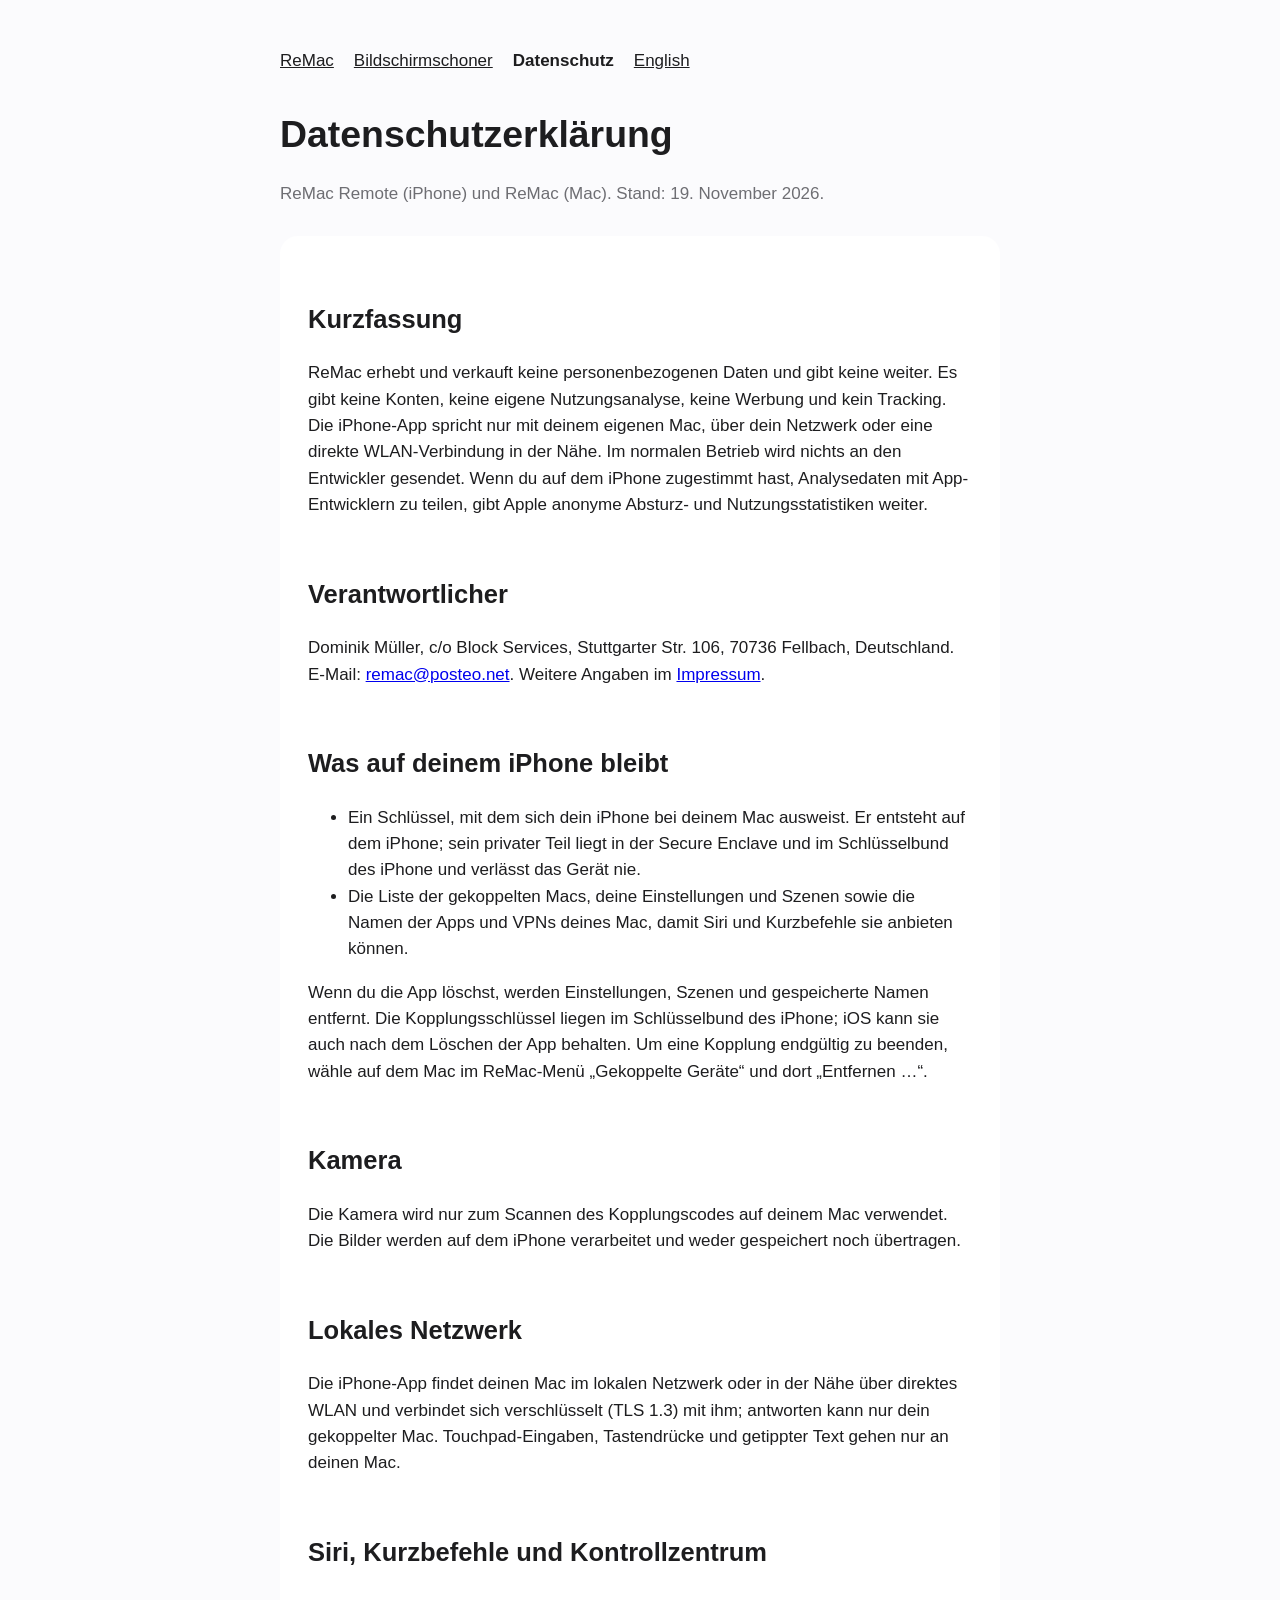
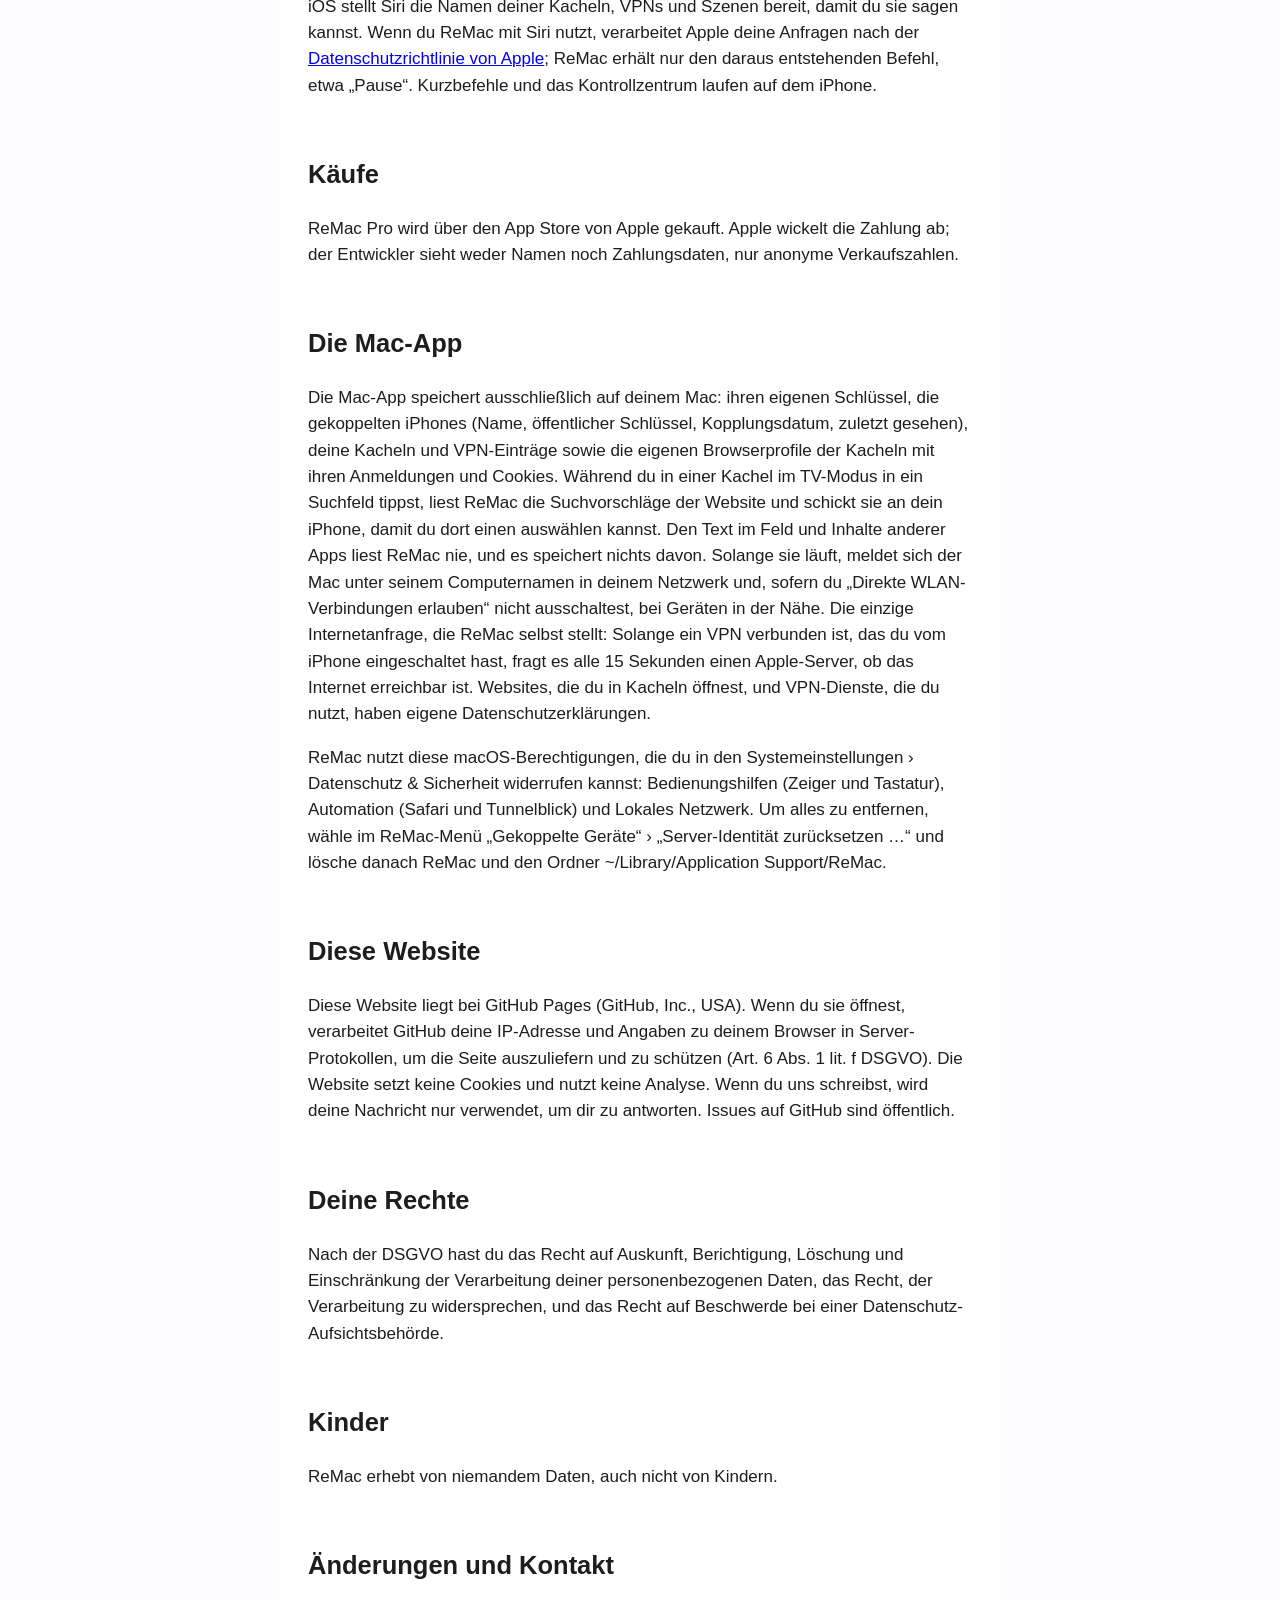
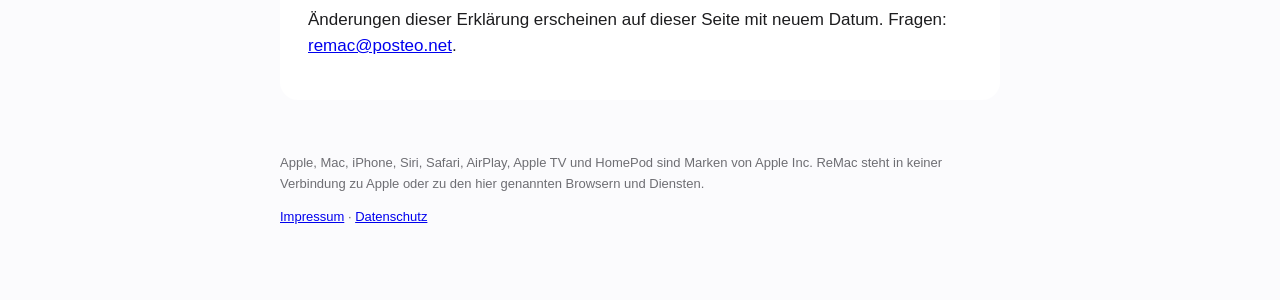
<file: de/datenschutz.html>
<!DOCTYPE html>
<html lang="de">
<head>
<meta charset="utf-8">
<meta name="viewport" content="width=device-width, initial-scale=1">
<title>ReMac – Datenschutzerklärung</title>
<meta name="description" content="Wie ReMac Kopplungsdaten, Kamerazugriff, lokale Verbindungen und gespeicherte Daten verarbeitet.">
<meta property="og:title" content="ReMac – Datenschutzerklärung">
<meta property="og:description" content="Wie ReMac Kopplungsdaten, Kamerazugriff, lokale Verbindungen und gespeicherte Daten verarbeitet.">
<link rel="canonical" href="https://muellerdom.github.io/remac-site/de/datenschutz.html">
<link rel="alternate" hreflang="en" href="https://muellerdom.github.io/remac-site/privacy.html">
<link rel="alternate" hreflang="de" href="https://muellerdom.github.io/remac-site/de/datenschutz.html">
<link rel="alternate" hreflang="x-default" href="https://muellerdom.github.io/remac-site/privacy.html">
<link rel="stylesheet" href="../style.css">
</head>
<body>
<header><nav><a href="index.html">ReMac</a><a href="screensavers.html">Bildschirmschoner</a><a href="datenschutz.html" aria-current="page">Datenschutz</a><a href="../privacy.html" lang="en" hreflang="en">English</a></nav></header>
<main>
<h1>Datenschutzerklärung</h1>
<p class="muted">ReMac Remote (iPhone) und ReMac (Mac). Stand: 19. November 2026.</p>

<section class="card">
<h2>Kurzfassung</h2>
<p>ReMac erhebt und verkauft keine personenbezogenen Daten und gibt keine weiter. Es gibt keine Konten, keine eigene Nutzungsanalyse, keine Werbung und kein Tracking. Die iPhone-App spricht nur mit deinem eigenen Mac, über dein Netzwerk oder eine direkte WLAN-Verbindung in der Nähe. Im normalen Betrieb wird nichts an den Entwickler gesendet. Wenn du auf dem iPhone zugestimmt hast, Analysedaten mit App-Entwicklern zu teilen, gibt Apple anonyme Absturz- und Nutzungsstatistiken weiter.</p>

<h2>Verantwortlicher</h2>
<p>Dominik Müller, c/o Block Services, Stuttgarter Str. 106, 70736 Fellbach, Deutschland. E-Mail: <a href="mailto:remac@posteo.net">remac@posteo.net</a>. Weitere Angaben im <a href="impressum.html">Impressum</a>.</p>

<h2>Was auf deinem iPhone bleibt</h2>
<ul>
<li>Ein Schlüssel, mit dem sich dein iPhone bei deinem Mac ausweist. Er entsteht auf dem iPhone; sein privater Teil liegt in der Secure Enclave und im Schlüsselbund des iPhone und verlässt das Gerät nie.</li>
<li>Die Liste der gekoppelten Macs, deine Einstellungen und Szenen sowie die Namen der Apps und VPNs deines Mac, damit Siri und Kurzbefehle sie anbieten können.</li>
</ul>
<p>Wenn du die App löschst, werden Einstellungen, Szenen und gespeicherte Namen entfernt. Die Kopplungsschlüssel liegen im Schlüsselbund des iPhone; iOS kann sie auch nach dem Löschen der App behalten. Um eine Kopplung endgültig zu beenden, wähle auf dem Mac im ReMac-Menü „Gekoppelte Geräte“ und dort „Entfernen …“.</p>

<h2>Kamera</h2>
<p>Die Kamera wird nur zum Scannen des Kopplungscodes auf deinem Mac verwendet. Die Bilder werden auf dem iPhone verarbeitet und weder gespeichert noch übertragen.</p>

<h2>Lokales Netzwerk</h2>
<p>Die iPhone-App findet deinen Mac im lokalen Netzwerk oder in der Nähe über direktes WLAN und verbindet sich verschlüsselt (TLS 1.3) mit ihm; antworten kann nur dein gekoppelter Mac. Touchpad-Eingaben, Tastendrücke und getippter Text gehen nur an deinen Mac.</p>

<h2>Siri, Kurzbefehle und Kontrollzentrum</h2>
<p>iOS stellt Siri die Namen deiner Kacheln, VPNs und Szenen bereit, damit du sie sagen kannst. Wenn du ReMac mit Siri nutzt, verarbeitet Apple deine Anfragen nach der <a href="https://www.apple.com/de/legal/privacy/">Datenschutzrichtlinie von Apple</a>; ReMac erhält nur den daraus entstehenden Befehl, etwa „Pause“. Kurzbefehle und das Kontrollzentrum laufen auf dem iPhone.</p>

<h2>Käufe</h2>
<p>ReMac Pro wird über den App Store von Apple gekauft. Apple wickelt die Zahlung ab; der Entwickler sieht weder Namen noch Zahlungsdaten, nur anonyme Verkaufszahlen.</p>

<h2>Die Mac-App</h2>
<p>Die Mac-App speichert ausschließlich auf deinem Mac: ihren eigenen Schlüssel, die gekoppelten iPhones (Name, öffentlicher Schlüssel, Kopplungsdatum, zuletzt gesehen), deine Kacheln und VPN-Einträge sowie die eigenen Browserprofile der Kacheln mit ihren Anmeldungen und Cookies. Während du in einer Kachel im TV-Modus in ein Suchfeld tippst, liest ReMac die Suchvorschläge der Website und schickt sie an dein iPhone, damit du dort einen auswählen kannst. Den Text im Feld und Inhalte anderer Apps liest ReMac nie, und es speichert nichts davon. Solange sie läuft, meldet sich der Mac unter seinem Computernamen in deinem Netzwerk und, sofern du „Direkte WLAN-Verbindungen erlauben“ nicht ausschaltest, bei Geräten in der Nähe. Die einzige Internetanfrage, die ReMac selbst stellt: Solange ein VPN verbunden ist, das du vom iPhone eingeschaltet hast, fragt es alle 15 Sekunden einen Apple-Server, ob das Internet erreichbar ist. Websites, die du in Kacheln öffnest, und VPN-Dienste, die du nutzt, haben eigene Datenschutzerklärungen.</p>
<p>ReMac nutzt diese macOS-Berechtigungen, die du in den Systemeinstellungen › Datenschutz &amp; Sicherheit widerrufen kannst: Bedienungshilfen (Zeiger und Tastatur), Automation (Safari und Tunnelblick) und Lokales Netzwerk. Um alles zu entfernen, wähle im ReMac-Menü „Gekoppelte Geräte“ › „Server-Identität zurücksetzen …“ und lösche danach ReMac und den Ordner ~/Library/Application Support/ReMac.</p>

<h2>Diese Website</h2>
<p>Diese Website liegt bei GitHub Pages (GitHub, Inc., USA). Wenn du sie öffnest, verarbeitet GitHub deine IP-Adresse und Angaben zu deinem Browser in Server-Protokollen, um die Seite auszuliefern und zu schützen (Art. 6 Abs. 1 lit. f DSGVO). Die Website setzt keine Cookies und nutzt keine Analyse. Wenn du uns schreibst, wird deine Nachricht nur verwendet, um dir zu antworten. Issues auf GitHub sind öffentlich.</p>

<h2>Deine Rechte</h2>
<p>Nach der DSGVO hast du das Recht auf Auskunft, Berichtigung, Löschung und Einschränkung der Verarbeitung deiner personenbezogenen Daten, das Recht, der Verarbeitung zu widersprechen, und das Recht auf Beschwerde bei einer Datenschutz-Aufsichtsbehörde.</p>

<h2>Kinder</h2>
<p>ReMac erhebt von niemandem Daten, auch nicht von Kindern.</p>

<h2>Änderungen und Kontakt</h2>
<p>Änderungen dieser Erklärung erscheinen auf dieser Seite mit neuem Datum. Fragen: <a href="mailto:remac@posteo.net">remac@posteo.net</a>.</p>
</section>
</main>
<footer><p>Apple, Mac, iPhone, Siri, Safari, AirPlay, Apple TV und HomePod sind Marken von Apple Inc. ReMac steht in keiner Verbindung zu Apple oder zu den hier genannten Browsern und Diensten.</p><p><a href="impressum.html">Impressum</a> · <a href="datenschutz.html">Datenschutz</a></p></footer>
</body>
</html>
</file>
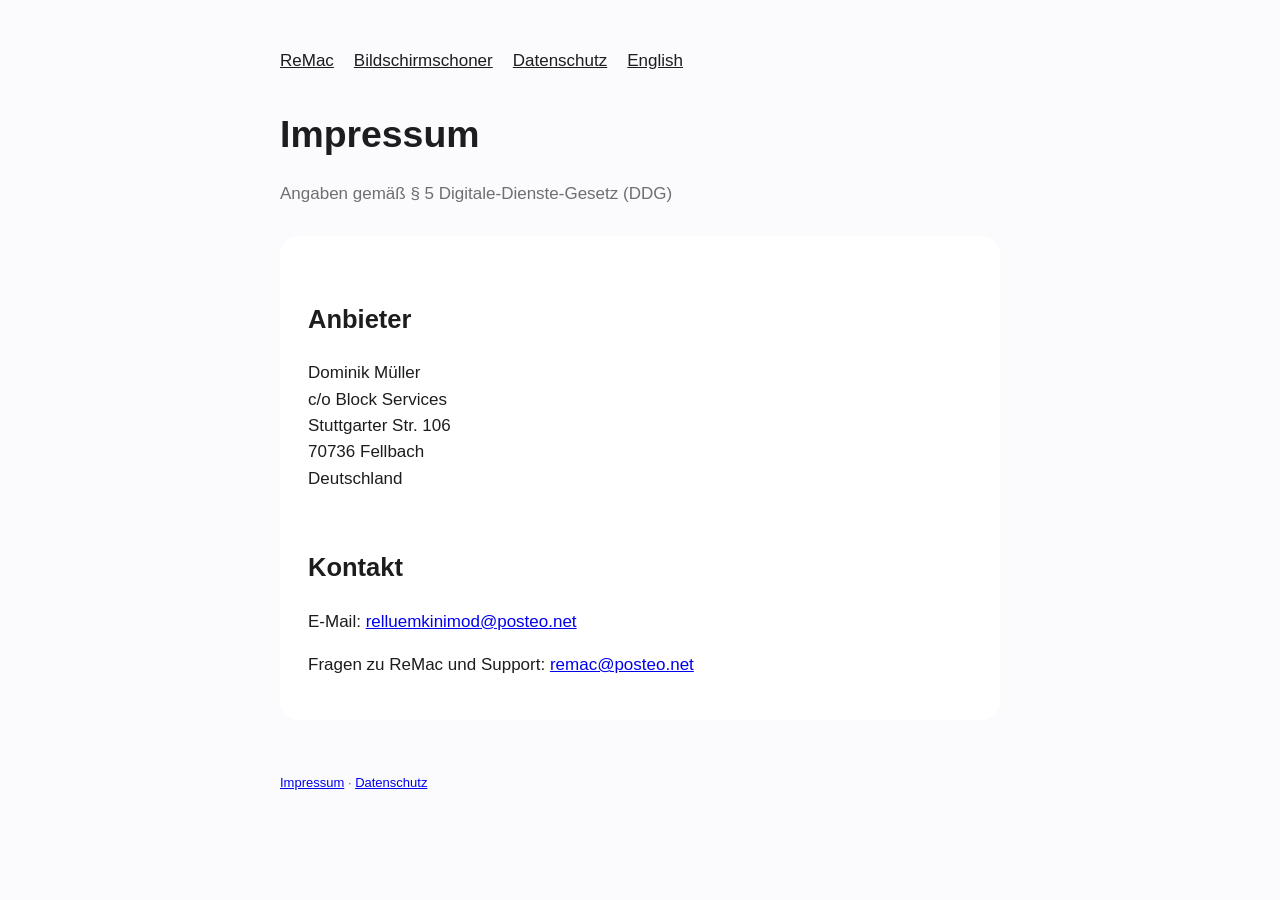
<file: de/impressum.html>
<!DOCTYPE html>
<html lang="de">
<head>
<meta charset="utf-8">
<meta name="viewport" content="width=device-width, initial-scale=1">
<title>ReMac – Impressum</title>
<meta name="description" content="Anbieterkennzeichnung für ReMac und diese Website.">
<link rel="canonical" href="https://muellerdom.github.io/remac-site/de/impressum.html">
<link rel="alternate" hreflang="en" href="https://muellerdom.github.io/remac-site/imprint.html">
<link rel="alternate" hreflang="de" href="https://muellerdom.github.io/remac-site/de/impressum.html">
<link rel="alternate" hreflang="x-default" href="https://muellerdom.github.io/remac-site/imprint.html">
<link rel="stylesheet" href="../style.css">
</head>
<body>
<header><nav><a href="index.html">ReMac</a><a href="screensavers.html">Bildschirmschoner</a><a href="datenschutz.html">Datenschutz</a><a href="../imprint.html" lang="en" hreflang="en">English</a></nav></header>
<main>
<h1>Impressum</h1>
<p class="muted">Angaben gemäß § 5 Digitale-Dienste-Gesetz (DDG)</p>

<section class="card">
<h2>Anbieter</h2>
<p>Dominik Müller<br>
c/o Block Services<br>
Stuttgarter Str. 106<br>
70736 Fellbach<br>
Deutschland</p>

<h2>Kontakt</h2>
<p>E-Mail: <a href="mailto:relluemkinimod@posteo.net">relluemkinimod@posteo.net</a></p>
<p>Fragen zu ReMac und Support: <a href="mailto:remac@posteo.net">remac@posteo.net</a></p>
</section>
</main>
<footer><p><a href="impressum.html" aria-current="page">Impressum</a> · <a href="datenschutz.html">Datenschutz</a></p></footer>
</body>
</html>
</file>
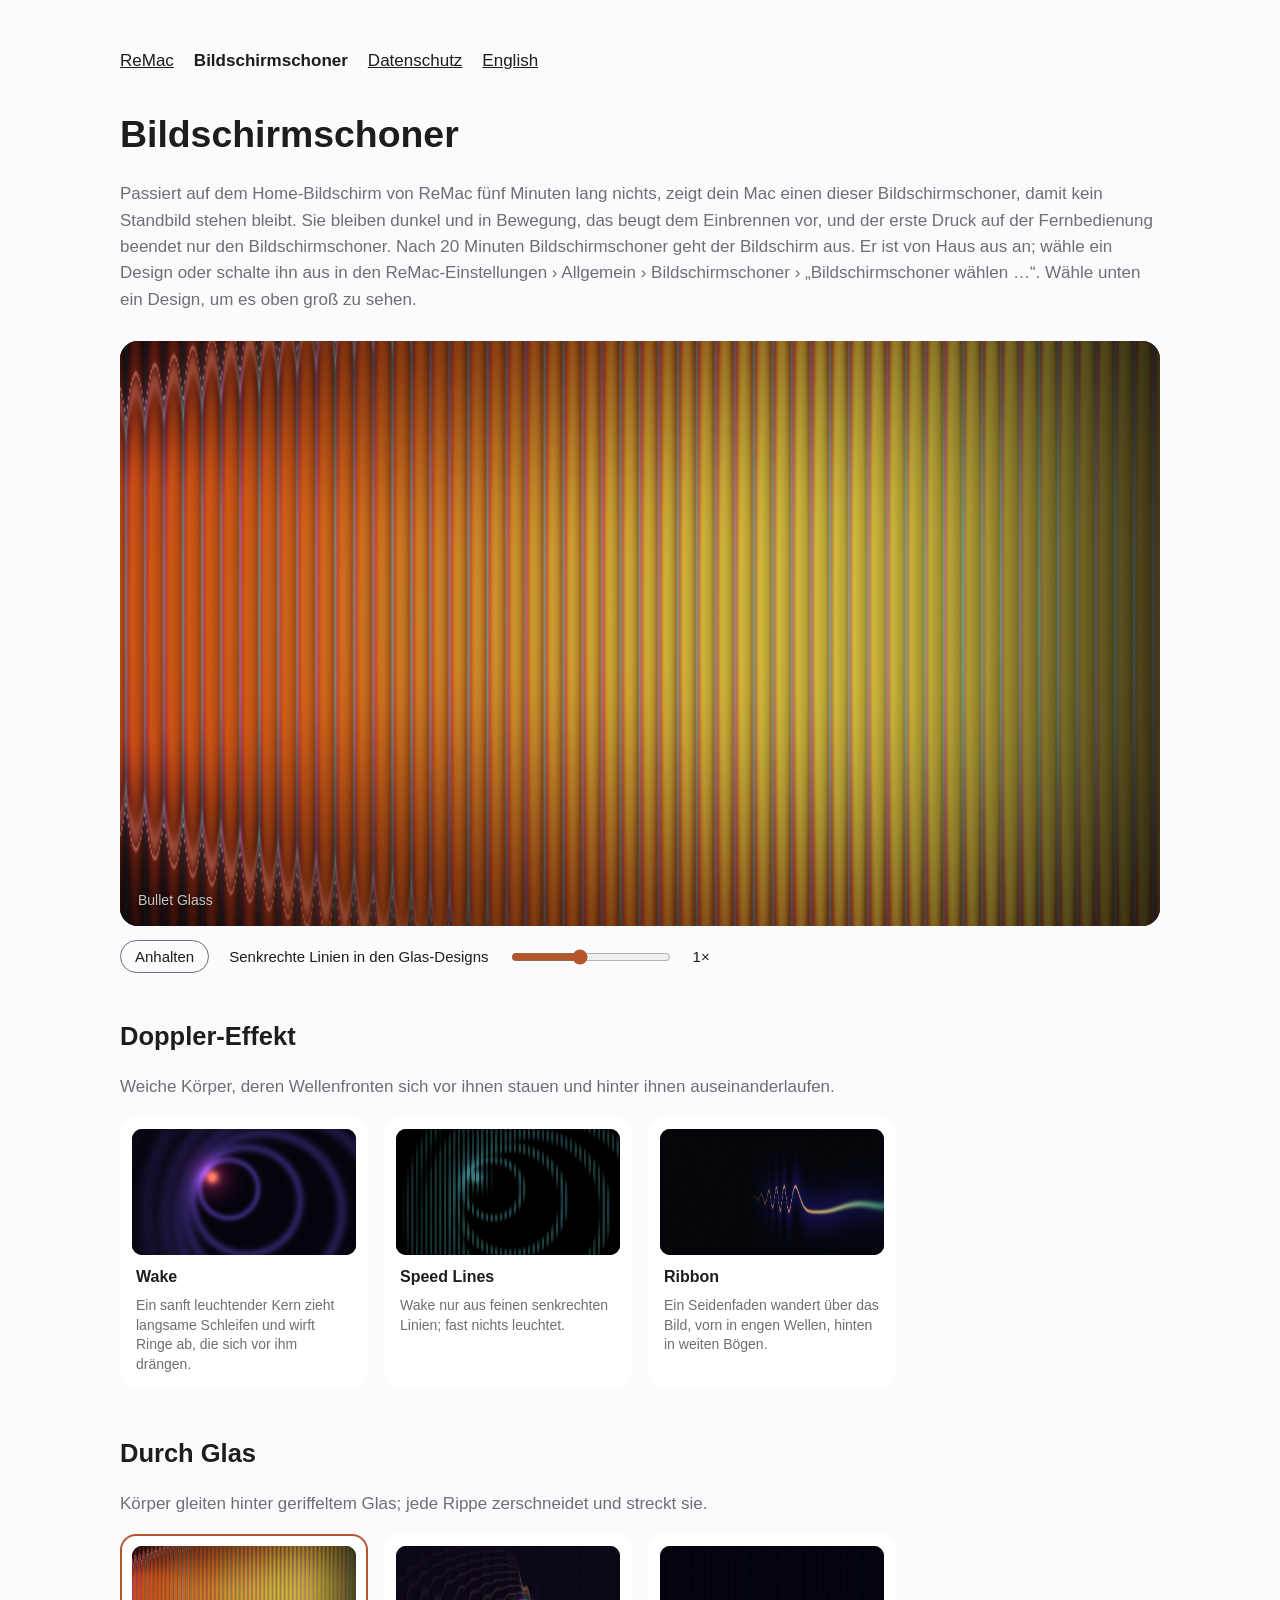
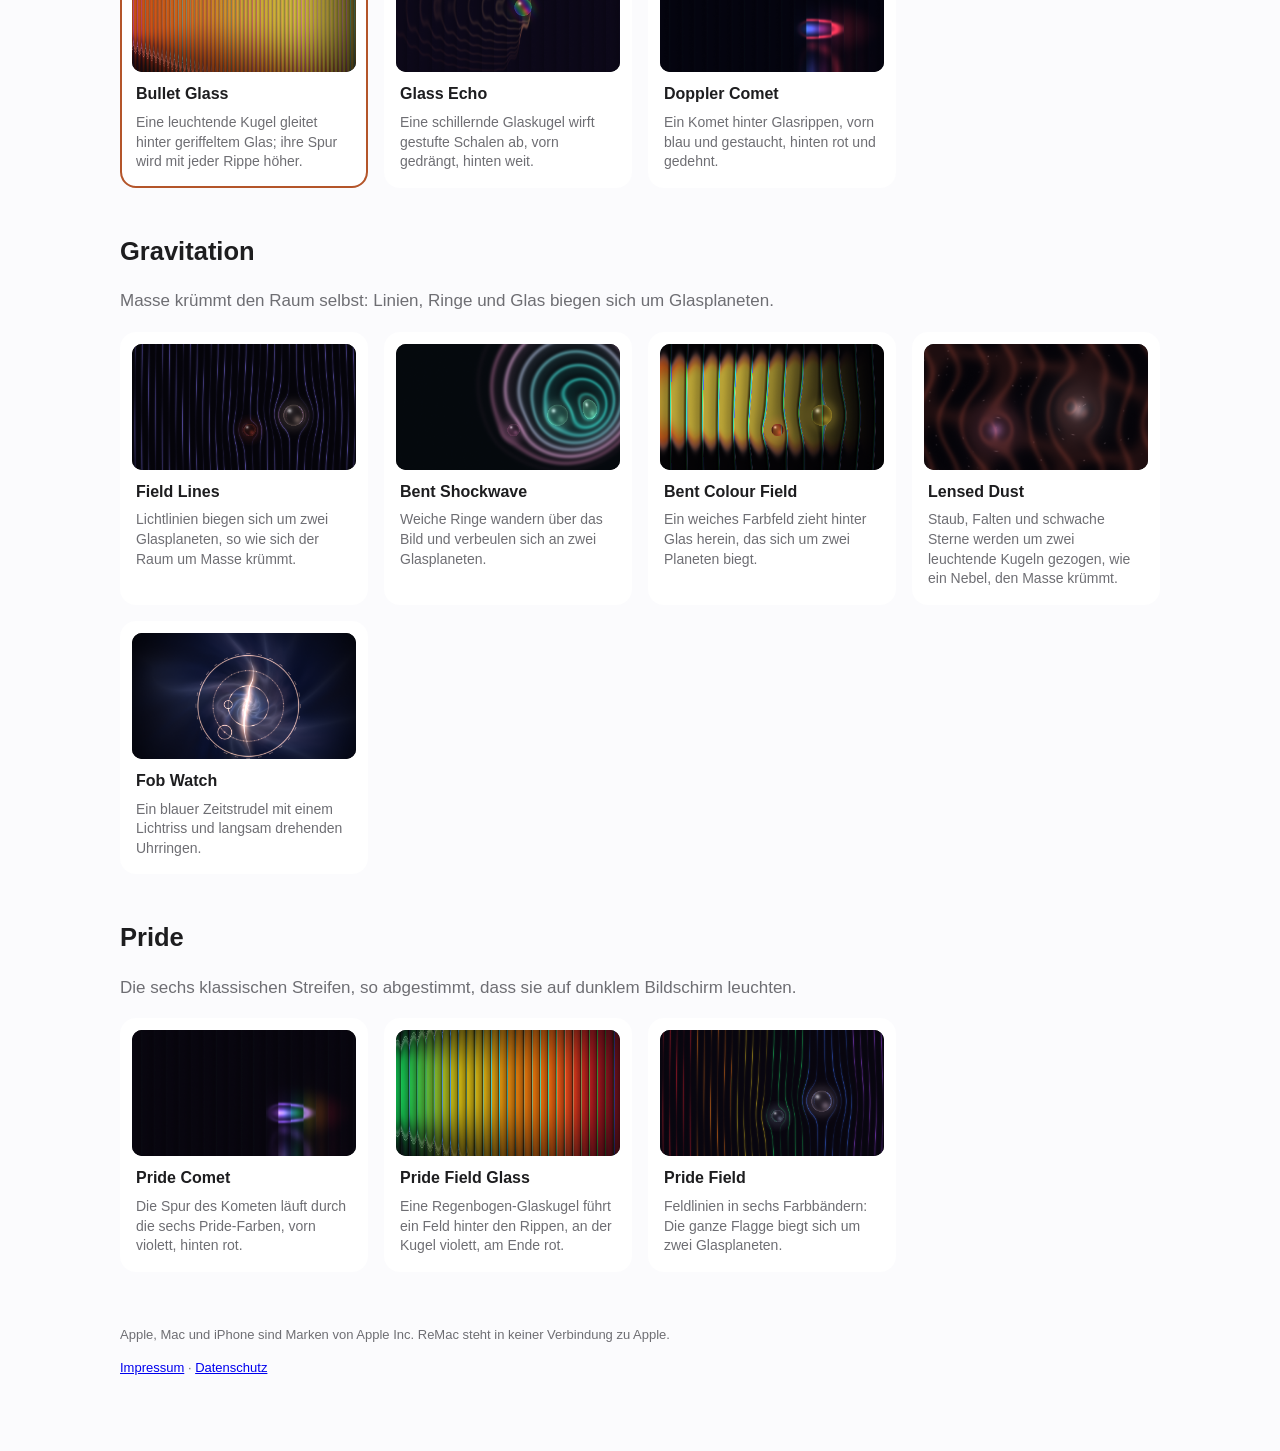
<file: de/screensavers.html>
<!DOCTYPE html>
<html lang="de">
<head>
<meta charset="utf-8">
<meta name="viewport" content="width=device-width, initial-scale=1">
<title>ReMac – Bildschirmschoner</title>
<meta name="description" content="Die Bildschirmschoner, die ReMac auf deinem Mac zeigt: Doppler-Wellen, geriffeltes Glas, Gravitation und Pride, alle live gezeichnet.">
<link rel="alternate" hreflang="en" href="https://muellerdom.github.io/remac-site/screensavers.html">
<link rel="alternate" hreflang="de" href="https://muellerdom.github.io/remac-site/de/screensavers.html">
<link rel="alternate" hreflang="x-default" href="https://muellerdom.github.io/remac-site/screensavers.html">
<link rel="stylesheet" href="../style.css">
<style>
main.wide, header.wide, footer.wide { max-width: 1040px; }
:root { --accent: #b4552a; }
@media (prefers-color-scheme: dark) { :root { --accent: #e3926a; } }
.stage .label { text-shadow: 0 1px 4px #000; }
.controls button { font: inherit; padding: 4px 14px; border-radius: 999px; border: 1px solid var(--muted); background: none; color: inherit; cursor: pointer; }
.stage { background: #000; border-radius: 18px; overflow: hidden; position: relative; aspect-ratio: 16 / 9; margin-top: 28px; }
.stage canvas { width: 100%; height: 100%; display: block; }
.stage .label { position: absolute; left: 18px; bottom: 14px; color: #fff; opacity: 0.75; font-size: 14px; }
.controls { display: flex; flex-wrap: wrap; gap: 12px 20px; align-items: center; margin-top: 14px; font-size: 15px; }
.controls input { accent-color: var(--accent); width: 160px; vertical-align: middle; }
.group { margin-top: 44px; }
.group h2 { margin: 0 0 4px; }
.savers { display: grid; gap: 16px; grid-template-columns: repeat(auto-fill, minmax(230px, 1fr)); margin-top: 16px; }
.saver { all: unset; cursor: pointer; background: var(--card); border-radius: 16px; padding: 10px 10px 14px; display: flex; flex-direction: column; gap: 6px;
         border: 2px solid transparent; }
.saver:focus-visible { outline: 2px solid var(--accent); outline-offset: 2px; }
.saver[aria-pressed="true"] { border-color: var(--accent); }
.saver canvas { width: 100%; aspect-ratio: 16 / 9; border-radius: 10px; background: #000; display: block; }
.saver strong { font-size: 16px; margin: 4px 4px 0; }
.saver span { font-size: 14px; color: var(--muted); margin: 0 4px; line-height: 1.4; }
</style>
</head>
<body>
<header class="wide"><nav><a href="index.html">ReMac</a><a href="screensavers.html" aria-current="page">Bildschirmschoner</a><a href="datenschutz.html">Datenschutz</a><a href="../screensavers.html" lang="en" hreflang="en">English</a></nav></header>
<main class="wide">
<h1>Bildschirmschoner</h1>
<p class="muted">Passiert auf dem Home-Bildschirm von ReMac fünf Minuten lang nichts, zeigt dein Mac einen dieser Bildschirmschoner, damit kein Standbild stehen bleibt. Sie bleiben dunkel und in Bewegung, das beugt dem Einbrennen vor, und der erste Druck auf der Fernbedienung beendet nur den Bildschirmschoner. Nach 20 Minuten Bildschirmschoner geht der Bildschirm aus. Er ist von Haus aus an; wähle ein Design oder schalte ihn aus in den ReMac-Einstellungen › Allgemein › Bildschirmschoner › „Bildschirmschoner wählen …“. Wähle unten ein Design, um es oben groß zu sehen.</p>
<div class="stage"><canvas id="tv" role="img"></canvas><div class="label" id="tvlabel"></div></div>
<div class="controls"><button id="pause" type="button">Anhalten</button><label for="ribs">Senkrechte Linien in den Glas-Designs</label><input type="range" id="ribs" min="0" max="7" step="1" value="3"><output id="ribsOut" for="ribs">1×</output></div>
<section class="group"><h2>Doppler-Effekt</h2><p class="muted">Weiche Körper, deren Wellenfronten sich vor ihnen stauen und hinter ihnen auseinanderlaufen.</p><div class="savers"><button class="saver" data-i="0" aria-pressed="false"><canvas width="384" height="216" aria-hidden="true"></canvas><strong>Wake</strong><span>Ein sanft leuchtender Kern zieht langsame Schleifen und wirft Ringe ab, die sich vor ihm drängen.</span></button><button class="saver" data-i="1" aria-pressed="false"><canvas width="384" height="216" aria-hidden="true"></canvas><strong>Speed Lines</strong><span>Wake nur aus feinen senkrechten Linien; fast nichts leuchtet.</span></button><button class="saver" data-i="2" aria-pressed="false"><canvas width="384" height="216" aria-hidden="true"></canvas><strong>Ribbon</strong><span>Ein Seidenfaden wandert über das Bild, vorn in engen Wellen, hinten in weiten Bögen.</span></button></div></section>
<section class="group"><h2>Durch Glas</h2><p class="muted">Körper gleiten hinter geriffeltem Glas; jede Rippe zerschneidet und streckt sie.</p><div class="savers"><button class="saver" data-i="3" aria-pressed="false"><canvas width="384" height="216" aria-hidden="true"></canvas><strong>Bullet Glass</strong><span>Eine leuchtende Kugel gleitet hinter geriffeltem Glas; ihre Spur wird mit jeder Rippe höher.</span></button><button class="saver" data-i="4" aria-pressed="false"><canvas width="384" height="216" aria-hidden="true"></canvas><strong>Glass Echo</strong><span>Eine schillernde Glaskugel wirft gestufte Schalen ab, vorn gedrängt, hinten weit.</span></button><button class="saver" data-i="5" aria-pressed="false"><canvas width="384" height="216" aria-hidden="true"></canvas><strong>Doppler Comet</strong><span>Ein Komet hinter Glasrippen, vorn blau und gestaucht, hinten rot und gedehnt.</span></button></div></section>
<section class="group"><h2>Gravitation</h2><p class="muted">Masse krümmt den Raum selbst: Linien, Ringe und Glas biegen sich um Glasplaneten.</p><div class="savers"><button class="saver" data-i="6" aria-pressed="false"><canvas width="384" height="216" aria-hidden="true"></canvas><strong>Field Lines</strong><span>Lichtlinien biegen sich um zwei Glasplaneten, so wie sich der Raum um Masse krümmt.</span></button><button class="saver" data-i="7" aria-pressed="false"><canvas width="384" height="216" aria-hidden="true"></canvas><strong>Bent Shockwave</strong><span>Weiche Ringe wandern über das Bild und verbeulen sich an zwei Glasplaneten.</span></button><button class="saver" data-i="8" aria-pressed="false"><canvas width="384" height="216" aria-hidden="true"></canvas><strong>Bent Colour Field</strong><span>Ein weiches Farbfeld zieht hinter Glas herein, das sich um zwei Planeten biegt.</span></button><button class="saver" data-i="9" aria-pressed="false"><canvas width="384" height="216" aria-hidden="true"></canvas><strong>Lensed Dust</strong><span>Staub, Falten und schwache Sterne werden um zwei leuchtende Kugeln gezogen, wie ein Nebel, den Masse krümmt.</span></button><button class="saver" data-i="10" aria-pressed="false"><canvas width="384" height="216" aria-hidden="true"></canvas><strong>Fob Watch</strong><span>Ein blauer Zeitstrudel mit einem Lichtriss und langsam drehenden Uhrringen.</span></button></div></section>
<section class="group"><h2>Pride</h2><p class="muted">Die sechs klassischen Streifen, so abgestimmt, dass sie auf dunklem Bildschirm leuchten.</p><div class="savers"><button class="saver" data-i="11" aria-pressed="false"><canvas width="384" height="216" aria-hidden="true"></canvas><strong>Pride Comet</strong><span>Die Spur des Kometen läuft durch die sechs Pride-Farben, vorn violett, hinten rot.</span></button><button class="saver" data-i="12" aria-pressed="false"><canvas width="384" height="216" aria-hidden="true"></canvas><strong>Pride Field Glass</strong><span>Eine Regenbogen-Glaskugel führt ein Feld hinter den Rippen, an der Kugel violett, am Ende rot.</span></button><button class="saver" data-i="13" aria-pressed="false"><canvas width="384" height="216" aria-hidden="true"></canvas><strong>Pride Field</strong><span>Feldlinien in sechs Farbbändern: Die ganze Flagge biegt sich um zwei Glasplaneten.</span></button></div></section>
</main>
<footer class="wide"><p>Apple, Mac und iPhone sind Marken von Apple Inc. ReMac steht in keiner Verbindung zu Apple.</p><p><a href="impressum.html">Impressum</a> · <a href="datenschutz.html">Datenschutz</a></p></footer>
<script>
const FRAG = "precision highp float;\nuniform vec2 uRes; uniform float uT, uMode, uSteps, uGain, uFade, uEnd, uInk, uGrain, uRibs;\nuniform vec3 uBg, uC1, uC2, uC3;\n#define TAU 6.2831853\n\nfloat hash(vec2 p) { return fract(sin(dot(p, vec2(12.9898, 78.233))) * 43758.5453); }\n\nfloat g(float x, float w) { return exp(-(x * x) / (w * w)); }\n\nvec2 wakePath(float t) { return vec2(0.42 * sin(TAU * t / 110.0), 0.20 * sin(TAU * t / 78.0 + 1.5708)); }\n\nvec3 wake(vec2 p, float t, out float inten) {\n  vec3 col = vec3(0.0); inten = 0.0;\n  for (int i = 0; i < 8; i++) {\n    float age = mod(t, 6.0) + 6.0 * float(i);\n    vec2 o = wakePath(t - age);\n    float r = 0.03 + 0.032 * age;\n    float env = smoothstep(0.0, 2.5, age) * (1.0 - smoothstep(34.0, 48.0, age));\n    float ring = g(length(p - o) - r, 0.016 + 0.0016 * age) * env * exp(-age * 0.035) * 0.55;\n    col += uC2 * ring; inten += ring;\n  }\n  float d = length(p - wakePath(t));\n  float core = g(d, 0.05) * (1.0 - 0.7 * uEnd);\n  float halo = g(d, 0.14) * 0.35 * (1.0 - uEnd);\n  col += uC1 * core + uC3 * halo; inten += core + halo * 0.6;\n  return col;\n}\n\nvec3 speed(vec2 frag, vec2 p, float t) {\n  float inten; vec3 unused = wake(p, t, inten);\n  inten = clamp(inten, 0.0, 1.0);\n  float pitch = max(8.0, uRes.y / 90.0);\n  float dpx = abs(fract(frag.x / pitch) - 0.5) * pitch;\n  float hw = mix(1.5, pitch * 0.38, inten);\n  float cov = clamp(hw - dpx + 0.5, 0.0, 1.0) * smoothstep(0.03, 0.15, inten);\n  return uC1 * cov * (0.25 + 0.75 * inten) * 0.6;\n}\n\n// smoothstep is undefined in GLSL when edge0 >= edge1; this falls from 1 to 0 instead.\nfloat fall(float a, float b, float x) { return 1.0 - smoothstep(b, a, x); }\n\nvec3 ribbon(vec2 p, float t) {\n  float aspect = uRes.x / uRes.y;\n  float head = 0.36 * aspect * sin(TAU * t / 140.0);\n  float dir = cos(TAU * t / 140.0) >= 0.0 ? 1.0 : -1.0;\n  float u = (p.x - head) * dir;\n  float lam = mix(0.06, 0.30, fall(0.05, -0.9, u));\n  float phase = TAU * p.x / lam - t * 0.6;\n  float env = smoothstep(-1.5, -0.25, u) * fall(0.30, 0.0, u) * (1.0 - uEnd);\n  float yc = 0.10 * sin(phase) * env + 0.06 * sin(TAU * t / 40.0 + p.x * 1.3);\n  float behind = fall(0.0, -1.2, u);\n  float glow = g(p.y - yc, 0.012 + 0.03 * behind) * env;\n  return mix(uC1, uC2, behind) * glow * 0.9 + uC3 * g(p.y - yc, 0.18) * env * 0.25;\n}\n\n// Gemini: Doppler Comet \u2014 blue-shifted and compressed ahead, red-shifted and stretched behind.\nvec3 dopplerComet(vec2 p, float t) {\n    float sp = 0.55 * 0.25 * (1.0 - 0.45 * uEnd);\n    float x = sin(t * sp) * 0.95;\n    float vx = cos(t * sp);\n    vec2 q = p - vec2(x, sin(t * sp * 0.5) * 0.16);\n    q.x *= vx >= 0.0 ? 1.0 : -1.0;\n    float sx = q.x > 0.0 ? 1.55 : mix(0.18, 0.65, fall(0.3, -0.6, q.x));\n    sx = mix(1.55, sx, abs(vx));\n    float d = length(vec2(q.x * sx, q.y * 1.7));\n    float shift = fall(0.08, -0.35, q.x);\n    vec3 col = mix(uC1, mix(uC2, uC3, shift), smoothstep(-0.05, 0.15, -q.x));\n    float core = g(d, 0.07) * 1.2;\n    float body = fall(0.42, 0.0, d) * fall(0.2, -0.7, q.x);\n    float rim = g(abs(d - 0.12), 0.02) * fall(0.1, -0.05, q.x);\n    float turnFade = smoothstep(0.08, 0.35, abs(vx));\n    return (col * (core + body * 0.55) + uC3 * rim * 0.9) * turnFade * (1.0 - 0.35 * uEnd);\n}\n\n// Soft rib edges: a broad, dim fringe and a gentle darkening toward each rib's right edge.\nvec3 ribFinish(vec3 light, float f) {\n    float shade = 1.0 - 0.35 * smoothstep(-0.2, 0.5, f);\n    vec3 fringe = mix(vec3(0.2, 0.9, 0.5), vec3(0.6, 0.25, 0.95), smoothstep(-0.15, 0.15, f))\n                * pow(abs(f) * 2.0, 8.0) * 0.10 * (0.25 + min(length(light), 1.0));\n    return uBg * (shade - 1.0) * 0.6 + light * shade + fringe;\n}\n\n// Shared rib optics for the comets: 18 drifting glass ribs (times the vertical-lines setting), each showing a magnified slice.\nvec2 ribPos(vec2 p, float t, out float f) {\n    float ar = uRes.x / uRes.y;\n    float n = 18.0 * uRibs;\n    float drift = 0.3 * sin(t * 0.013);\n    float s = (p.x / ar + 0.5) * n + drift;\n    f = fract(s) - 0.5;\n    return vec2(((floor(s) + 0.5 - drift) / n - 0.5) * ar + f * (ar / n) * 0.55, p.y);\n}\n\n// Doppler Comet behind glass ribs; its light also runs up and down inside each rib.\nvec3 cometGlass(vec2 p, float t) {\n    float f;\n    vec2 rp = ribPos(p, t, f);\n    vec3 light = dopplerComet(rp, t) + dopplerComet(vec2(rp.x, rp.y * 0.3), t) * 0.35 * (1.0 - abs(f));\n    return ribFinish(light, f);\n}\n\n// Classic six-stripe pride colours, tuned to glow on black: x = 0 violet, 1 blue ... 5 red (x runs 0..1).\nvec3 prideRamp(float x) {\n    x = clamp(x, 0.0, 1.0) * 5.0;\n    vec3 c = mix(vec3(0.66, 0.30, 1.0), vec3(0.22, 0.45, 1.0), smoothstep(0.0, 1.0, x));\n    c = mix(c, vec3(0.08, 0.85, 0.36), smoothstep(1.0, 2.0, x));\n    c = mix(c, vec3(0.92, 0.80, 0.08), smoothstep(2.0, 3.0, x));\n    c = mix(c, vec3(1.0, 0.50, 0.05), smoothstep(3.0, 4.0, x));\n    return mix(c, vec3(1.0, 0.13, 0.16), smoothstep(4.0, 5.0, x));\n}\n\n// Pride Comet: the Doppler comet behind glass ribs, its trail running violet at the head to red at the tail.\nvec3 prideCometLight(vec2 p, float t) {\n    float sp = 0.55 * 0.25 * (1.0 - 0.45 * uEnd);\n    float vx = cos(t * sp);\n    vec2 q = p - vec2(sin(t * sp) * 0.95, sin(t * sp * 0.5) * 0.16);\n    q.x *= vx >= 0.0 ? 1.0 : -1.0;\n    float sx = mix(1.55, q.x > 0.0 ? 1.55 : mix(0.18, 0.65, fall(0.3, -0.6, q.x)), abs(vx));\n    float d = length(vec2(q.x * sx, q.y * 1.7));\n    vec3 col = mix(prideRamp(clamp(-q.x / 0.42, 0.0, 1.0)), vec3(1.0, 0.95, 1.0), 0.4 * g(d, 0.04));\n    float core = g(d, 0.07) * 1.2;\n    float body = fall(0.42, 0.0, d) * fall(0.2, -0.7, q.x);\n    float rim = g(abs(d - 0.12), 0.02) * fall(0.1, -0.05, q.x);\n    return (col * (core + body * 0.55) + vec3(0.6, 0.35, 1.0) * rim * 0.8) * smoothstep(0.08, 0.35, abs(vx)) * (1.0 - 0.35 * uEnd);\n}\n\nvec3 prideComet(vec2 p, float t) {\n    float f;\n    vec2 rp = ribPos(p, t, f);\n    vec3 light = prideCometLight(rp, t) + prideCometLight(vec2(rp.x, rp.y * 0.3), t) * 0.35 * (1.0 - abs(f));\n    return ribFinish(light, f);\n}\n\n// gravGemini: Gravitational lensing warping ambient contour waves, cosmic dust, and stellar caustics around drifting masses.\nvec3 gravGemini(vec2 p, float t) {\n    float fade = 1.0 - uEnd;\n    float st = t * 0.05;\n    \n    // Two massive orbs drifting calmly in non-repeating orbital paths\n    vec2 m1 = vec2(sin(st * 0.7) * 0.46, cos(st * 0.5) * 0.23);\n    vec2 m2 = vec2(cos(st * 0.6 + 1.8) * 0.40, sin(st * 0.8 + 2.5) * 0.20);\n    \n    vec2 d1 = p - m1;\n    vec2 d2 = p - m2;\n    float r1 = dot(d1, d1) + 0.007;\n    float r2 = dot(d2, d2) + 0.007;\n    \n    // Relativistic coordinate deflection bending space toward the gravitational wells\n    vec2 warp = (d1 / r1) * 0.030 + (d2 / r2) * 0.024;\n    vec2 q = p - warp;\n    \n    // Warped background contour ripples: field lines bowing around masses as soft interference folds\n    float w1 = sin(q.x * 15.0 + sin(q.y * 9.0 + st * 0.8));\n    float contour = g(w1, 0.45) * 0.16;\n    \n    // Drifting cosmic dust filaments stretched by spacetime curvature\n    float dust = g(sin(q.x * 7.0 + q.y * 5.0 + st * 0.4) + cos(q.y * 8.0 - q.x * 4.0), 0.75) * 0.12;\n    \n    // Background starfield sheared into subtle Einstein arcs around the lenses\n    vec2 cell = floor(q * 16.0);\n    vec2 f = fract(q * 16.0) - 0.5;\n    float starH = hash(cell);\n    float star = g(length(f), 0.09) * step(0.87, starH) * (0.16 + 0.12 * sin(starH * 40.0 + t * 0.4));\n    \n    // Soft glowing orbs themselves (dim, palette colors uC1 core, uC2 mid)\n    float len1 = length(d1);\n    float len2 = length(d2);\n    float orb1 = g(len1, 0.065) * 0.45 + g(len1, 0.24) * 0.15;\n    float orb2 = g(len2, 0.055) * 0.38 + g(len2, 0.20) * 0.12;\n    \n    // Compose additive light using palette\n    vec3 col = uC3 * (contour + dust);\n    col += (uC1 * 0.75 + uC2 * 0.25) * (orb1 + star);\n    col += (uC2 * 0.80 + uC3 * 0.20) * orb2;\n    \n    return col * fade;\n}\n\n// Two masses: a heavy one wandering slowly, a lighter one circling it.\nvec2 massA(float t) { return vec2(0.42 * sin(t * 0.029), 0.10 * sin(t * 0.043 + 1.0)); }\n\nvec2 rot(vec2 v, float a) { float c = cos(a), s = sin(a); return vec2(c * v.x - s * v.y, s * v.x + c * v.y); }\n\nvec2 massB(float t) { return massA(t) + rot(vec2(0.40, 0.0), t * 0.055) * vec2(1.0, 0.6); }\n\n// A glass sphere over a scene: tinted, showing what is seen through it, with a fresnel rim, a highlight and a soft glow.\nvec3 glassBall(vec3 under, vec3 seen, vec2 d, float R, vec3 tint) {\n    vec2 n = d / R;\n    float rr = length(n);\n    float mask = 1.0 - smoothstep(0.96, 1.0, rr);\n    float z = sqrt(max(1.0 - rr * rr, 0.0));\n    float fres = pow(1.0 - z, 2.5);\n    vec3 glass = seen * mix(vec3(1.0), tint, 0.45) * (0.75 + 0.25 * z) + tint * (0.10 + 0.55 * fres);\n    glass += vec3(1.0) * (g(length(n - vec2(-0.38, 0.42)), 0.2) * 0.55 + g(length(n - vec2(-0.38, 0.42)), 0.5) * 0.08);\n    glass += tint * g(length(n - vec2(0.35, -0.4)), 0.35) * 0.3;\n    return mix(under, glass, mask) + tint * g(max(rr - 1.0, 0.0) * R, 0.05) * 0.12 * (1.0 - mask);\n}\n\n// Line light only: parallel lines bowing around both masses, as flow around a sphere.\nvec3 lineField(vec2 p, float t, float spectrum) {\n    float psi = p.x;\n    vec2 grad = vec2(1.0, 0.0);\n    float hide = 1.0;\n    for (int i = 0; i < 2; i++) {\n        vec2 d = p - (i == 0 ? massA(t) : massB(t));\n        float R = i == 0 ? 0.085 : 0.05;\n        float r2 = max(dot(d, d), 0.0004);\n        float A = 1.6 * R * R;\n        psi -= A * d.x / r2;\n        grad -= A * vec2(d.y * d.y - d.x * d.x, -2.0 * d.x * d.y) / (r2 * r2);\n        hide *= smoothstep(R, R * 1.3, sqrt(r2));\n    }\n    float sp = 0.055;\n    float w = psi / sp;\n    float id = floor(w);\n    float dist = abs(fract(w) - 0.5) * sp / clamp(length(grad), 0.05, 6.0);\n    float line = g(dist, 0.0022) + 0.3 * g(dist, 0.009);\n    float flow = 0.6 + 0.4 * sin(7.0 * p.y - t * 0.3 + id * 1.7);\n    vec3 col = mix(uC2, uC3, smoothstep(1.2, 2.5, length(grad)) * 0.6);\n    if (spectrum > 0.5) col = prideRamp(1.0 - clamp(floor((psi + 0.9) / 0.3), 0.0, 5.0) / 5.0);\n    return col * line * flow * hide * 0.5 * (1.0 - 0.6 * uEnd);\n}\n\n// Claude: Field Lines \u2014 lines of light bow around two glass planets; through each planet the bent lines show mirrored.\nvec3 fieldLines(vec2 p, float t, float spectrum) {\n    vec3 c = uBg + lineField(p, t, spectrum);\n    for (int i = 0; i < 2; i++) {\n        vec2 m = i == 0 ? massA(t) : massB(t);\n        float R = i == 0 ? 0.085 : 0.05;\n        vec2 d = p - m;\n        if (length(d) < R * 2.5) {\n            vec3 tint = i == 0 ? uC1 : uC3;\n            if (spectrum > 0.5) tint = i == 0 ? vec3(1.0, 0.88, 0.95) : vec3(0.8, 0.85, 1.0);\n            c = glassBall(c, uBg + lineField(m - d * 1.6, t, spectrum) * 1.3, d, R, tint);\n        }\n    }\n    return c - uBg;\n}\n\nvec3 fieldLinesPlain(vec2 p, float t) { return fieldLines(p, t, 0.0); }\n\nvec3 prideField(vec2 p, float t) { return fieldLines(p, t, 1.0); }\n\n// Space bent around both masses: points near a mass sample closer to it, so patterns bow around it.\nvec2 gravBend(vec2 p, float t) {\n    vec2 m = massA(t);\n    vec2 d = p - m;\n    float r2 = dot(d, d);\n    p = m + d * r2 / (r2 + 0.016);\n    m = massB(t);\n    d = p - m;\n    r2 = dot(d, d);\n    return m + d * r2 / (r2 + 0.006);\n}\n\n// Maroon nose, then red, orange and a yellow core toward the tail.\nvec3 bulletHeat(float k) {\n    vec3 c = mix(uC3 * 0.28, uC3, smoothstep(0.0, 0.3, k));\n    c = mix(c, uC2, smoothstep(0.28, 0.58, k));\n    return mix(c, uC1, smoothstep(0.55, 0.85, k));\n}\n\n// A soft rainbow sheen, as on soap or oil, for iridescent glass.\nvec3 sheen(vec2 n, float t) { return 0.6 + 0.4 * cos(TAU * (dot(n, vec2(0.6, 0.4)) + t * 0.03 + vec3(0.0, 0.33, 0.67))); }\n\n// The glass ribs' finish: lighter on each rib's left, a dark band, then a green-cyan-blue fringe at its right edge.\nvec3 ribGlassFinish(vec3 c, float f, float lum) {\n    c *= 1.0 - 0.2 * smoothstep(-0.4, 0.3, f);\n    float band = smoothstep(0.40, 0.44, f);\n    c *= 1.0 - 0.6 * smoothstep(0.22, 0.40, f) * (1.0 - band);\n    vec3 fr = mix(vec3(0.2, 1.0, 0.3), vec3(0.1, 0.85, 0.95), smoothstep(0.43, 0.465, f));\n    fr = mix(fr, vec3(0.3, 0.35, 1.0), smoothstep(0.465, 0.5, f));\n    c = mix(c, fr * (0.15 + 1.1 * min(lum * 1.6, 1.0)) + uBg * 0.35, band * 0.9);\n    return c + vec3(0.8, 0.7, 0.95) * g(f + 0.485, 0.01) * 0.22;\n}\n\n// A soft colour field behind the ribs, led by a glass ball that sits behind the glass with it; from the right, then from the left.\nvec3 fadeScene(vec2 p, float t, float spectrum) {\n    float ar = uRes.x / uRes.y;\n    float w = 0.13 / uRibs;\n    float s = p.x / w;\n    float f = fract(s) - 0.5;\n    vec2 q = vec2((floor(s) + 0.5 + 0.85 * f) * w, p.y - 0.04 * sin(t * 0.029));\n    float span = ar + 3.0;\n    float cyc = t * 0.042 / span;\n    float dir = mod(floor(cyc), 2.0) < 0.5 ? -1.0 : 1.0;\n    float front = (0.5 * ar + 0.3 - fract(cyc) * span) * -dir;\n    float u = (q.x - front) * -dir;\n    float L = 2.4;\n    float k = clamp(u / L, 0.0, 1.0);\n    float alpha = smoothstep(0.02, 0.45, u) * (1.0 - smoothstep(0.55 * L, L, u)) * (1.0 - 0.8 * uEnd);\n    float v = abs(q.y) / 0.38 * (1.0 + 1.2 * f * f);\n    float shape = 1.0 - smoothstep(0.7, 1.05, v);\n    float heat = (0.35 + 0.65 * smoothstep(0.0, 0.5, k)) * (1.0 - 0.45 * min(v * v, 1.0));\n    vec3 col = spectrum > 0.5 ? prideRamp(k * 1.25) : bulletHeat(heat);\n    vec3 c = mix(uBg, col, alpha * shape * 0.85);\n    c += vec3(1.0, 0.75, 0.75) * g(v - 0.92, 0.12) * alpha * 0.25;\n    if (spectrum > 0.5) {\n        vec2 d = q - vec2(front, 0.0);\n        if (length(d) < 0.25) c = glassBall(c, c + prideRamp(0.0) * 0.25, d, 0.1, mix(vec3(0.85, 0.8, 1.0), sheen(d / 0.1, t), 0.5));\n    }\n    return ribGlassFinish(c, f, max(dot(c - uBg, vec3(0.3, 0.5, 0.2)), 0.0));\n}\n\n// Bent Bullet Glass: the soft field and the ribs bow around two glass planets.\nvec3 bulletGrav(vec2 p, float t) {\n    vec3 c = fadeScene(gravBend(p, t), t, 0.0);\n    for (int i = 0; i < 2; i++) {\n        vec2 m = i == 0 ? massA(t) : massB(t);\n        float R = i == 0 ? 0.085 : 0.05;\n        vec2 d = p - m;\n        if (length(d) < R * 2.5) c = glassBall(c, fadeScene(m - d * 1.6, t, 0.0), d, R, i == 0 ? uC1 : uC3);\n    }\n    return c - uBg;\n}\n\n// Both masses drawn as glass planets over a scene, showing the scene itself through them.\nvec3 planetsOver(vec3 c, vec2 p, float t) {\n    for (int i = 0; i < 2; i++) {\n        vec2 d = p - (i == 0 ? massA(t) : massB(t));\n        float R = i == 0 ? 0.085 : 0.05;\n        if (length(d) < R * 2.5) c = glassBall(c, c * 1.15, d, R, i == 0 ? uC1 : uC3);\n    }\n    return c;\n}\n\n// Shockwave, roaming: a glass planet wanders across the whole screen and every ring starts where it was.\nvec2 shockPath(float t) { return vec2(0.60 * sin(t * 0.021), 0.26 * sin(t * 0.034 + 1.0)); }\n\nvec3 shockwaveRound(vec2 p, float t) {\n    float e = 1.0 - clamp(uEnd, 0.0, 1.0);\n    vec3 c = uBg;\n    for (int i = 0; i < 8; i++) {\n        float a = fract(t * 0.035 + float(i) * 0.125);\n        float r = 0.035 + 0.65 * a;\n        float d = length(p - shockPath(t - a / 0.035));\n        float ring = g(d - r, 0.012 + 0.01 * a);\n        float fill = (1.0 - smoothstep(r - 0.03, r + 0.01, d)) * smoothstep(r - 0.14, r - 0.02, d);\n        float life = smoothstep(uEnd, uEnd + 0.12, a) * (1.0 - smoothstep(0.65, 1.0, a)) * e;\n        c = mix(c, mix(uC2, uC3, smoothstep(0.2, 0.9, a)), clamp(life * (0.16 * fill + 0.7 * ring), 0.0, 1.0));\n    }\n    vec2 d = p - shockPath(t);\n    if (length(d) < 0.2) c = glassBall(c, c * 1.2 + uC1 * 0.2, d, 0.065, uC1 * (0.4 + 0.6 * e));\n    return c - uBg;\n}\n\n// Bent Shockwave: the roaming rings dent around two glass planets.\nvec3 shockGrav(vec2 p, float t) { return planetsOver(uBg + shockwaveRound(gravBend(p, t), t), p, t) - uBg; }\n\n// Codex: Glass Echo \u2014 a glass ball with a rainbow sheen sheds stepped shells, crowded ahead and spread behind.\nvec3 glassEcho(vec2 p, float t) {\n    float ar = uRes.x / uRes.y;\n    float phase = t * 0.24 * 0.4;\n    float cx = (0.5 * ar + 0.65) * sin(phase);\n    float dir = cos(phase) >= 0.0 ? 1.0 : -1.0;\n    float vis = 1.0 - smoothstep(0.46 * ar, 0.5 * ar + 0.52, abs(cx));\n    float s = (p.x / ar + 0.5) * 18.0 * uRibs + 0.16 * sin(t * 0.13);\n    float f = fract(s), edge = abs(f - 0.5) * 2.0;\n    vec2 q = p - vec2(cx, 0.09 * sin(phase * 2.0));\n    vec2 qg = q;\n    q.x += 0.019 * sin(6.283185 * f);\n    vec3 light = vec3(0.0);\n    for (int i = 0; i < 8; i++) {\n        float k = float(i);\n        vec2 qq = q + vec2(k * 0.032 * dir, 0.0);\n        float ah = qq.x * dir;\n        float r = length(vec2(ah / (ah > 0.0 ? 0.48 : 1.65), qq.y));\n        float radius = 0.10 + 0.055 * k + 0.018 * sin(t * 0.7 * 0.3);\n        float shell = exp(-pow((r - radius) / 0.009, 2.0));\n        light += mix(uC3, uC2, k / 7.0) * shell * (0.20 - 0.016 * k);\n    }\n    float energy = clamp(length(light), 0.0, 1.0);\n    vec3 fringe = mix(vec3(0.10, 0.55, 0.43), vec3(0.38, 0.16, 0.65), step(0.5, f));\n    light += fringe * pow(edge, 10.0) * energy * 0.14;\n    light = (vis * light * (1.0 - 0.28 * f) - uBg * (0.06 + 0.17 * f * f) * vis) * (1.0 - 0.6 * uEnd);\n    vec3 tint = sheen(qg / 0.07, t);\n    if (length(qg) < 0.2) light = glassBall(light, light * 0.6 + tint * 0.25, qg, 0.07, tint * vis);\n    return light;\n}\n\n// Shared value noise helper for procedural vortex turbulence\nfloat dw_noise(vec2 p) {\n    vec2 i = floor(p);\n    vec2 f = fract(p);\n    f = f * f * (3.0 - 2.0 * f);\n    return mix(mix(hash(i), hash(i + vec2(1.0, 0.0)), f.x),\n               mix(hash(i + vec2(0.0, 1.0)), hash(i + vec2(1.0, 1.0)), f.x), f.y);\n}\n\n// Shared 4-octave fractal Brownian motion for volumetric cloudy plasma\nfloat dw_fbm(vec2 p) {\n    float v = 0.0;\n    float a = 0.5;\n    for (int i = 0; i < 4; i++) {\n        v += a * dw_noise(p);\n        p = rot(p, 0.45) * 2.02;\n        a *= 0.5;\n    }\n    return v;\n}\n\n// Shared time vortex tunnel with wandering throat, electrical filaments, and plasma clouds\nvec3 dw_vortexAt(vec2 p, float t, vec2 throat, float wrap) {\n    vec2 q = p - throat;\n    float r = length(q);\n    float z = 1.0 / (r + 0.10);\n    float ang = atan(q.y, q.x) + wrap + z * 0.38 - t * 0.08;\n    vec2 uv = vec2(ang * 0.955, z * 0.28 + t * 0.11);\n    float n1 = dw_fbm(uv * 2.2);\n    float n2 = dw_noise(vec2(ang * 1.91 - t * 0.06, z * 0.5 + t * 0.18));\n    float vein = pow(1.0 - abs(n2 * 2.0 - 1.0), 3.5);\n    float bands = sin(uv.y * 6.0 + n1 * 5.0) * 0.5 + 0.5;\n    float edge = fall(1.15, 0.25, r);\n    vec3 col = uC2 * (n1 * 0.32 + 0.04) + uC3 * (bands * 0.24 * n1);\n    col += uC1 * (vein * 0.20 + g(r, 0.14) * 0.42);\n    return col * edge * (1.0 - uEnd);\n}\n\n// The noise runs around the tunnel by angle; blending two turns hides the seam where the angle wraps (Claude's fix).\nvec3 dw_vortex(vec2 p, float t, vec2 throat) {\n    vec2 q = p - throat;\n    float w = (atan(q.y, q.x) + 3.14159265) / TAU;\n    return mix(dw_vortexAt(p, t, throat, 0.0), dw_vortexAt(p, t, throat, -TAU), w);\n}\n\n// whoClockGemini: Time vortex adorned with Gallifreyan clockwork glyph rings and a luminous spacetime crack\nvec3 whoClockGemini(vec2 p, float t) {\n    vec2 throat = vec2(sin(t * 0.045) * 0.22, cos(t * 0.032) * 0.15);\n    vec3 col = dw_vortex(p, t, throat);\n    vec2 cp = p - throat;\n    float cr = length(cp);\n    float ca = atan(cp.y, cp.x);\n\n    float ring1 = g(cr - 0.16, 0.0035) * (0.35 + 0.65 * pow(0.5 + 0.5 * cos(ca * 8.0 - t * 0.22), 4.0));\n    float ticks60 = pow(max(0.0, cos(ca * 60.0 + t * 0.12)), 12.0);\n    float ring2 = g(cr - 0.28, 0.004) * (0.30 + 0.70 * ticks60);\n    float gearTeeth = step(0.5, sin(ca * 28.0 - t * 0.07));\n    float ring3 = g(cr - 0.40, 0.004) + g(cr - 0.415, 0.003) * gearTeeth * 0.6;\n\n    vec2 subA = cp - vec2(cos(t * 0.06), sin(t * 0.06)) * 0.28;\n    float dialA = g(abs(length(subA) - 0.055), 0.003) + g(length(subA), 0.006) * 0.7;\n    vec2 subB = cp - vec2(cos(-t * 0.08 + 2.1), sin(-t * 0.08 + 2.1)) * 0.16;\n    float dialB = g(abs(length(subB) - 0.032), 0.0028);\n    vec3 glyphs = (uC3 * 0.6 + uC1 * 0.5) * (ring1 + ring2 + ring3 + dialA + dialB);\n\n    float crackWarp = sin(cp.y * 7.5 + t * 0.18) * 0.035 + (dw_noise(vec2(cp.y * 14.0, t * 0.1)) - 0.5) * 0.03;\n    float crackPath = cp.x - crackWarp;\n    float crackMask = fall(0.46, 0.06, abs(cp.y));\n    float crackCore = g(crackPath, 0.004) * crackMask;\n    float crackGlow = g(crackPath, 0.032) * crackMask;\n    vec3 crackLight = uC1 * (crackCore * 0.75 + crackGlow * 0.3) + uC3 * (crackGlow * 0.55);\n\n    col += (glyphs + crackLight) * fall(1.1, 0.2, cr);\n    return col * (1.0 - uEnd);\n}\n\n// Smeared glass edges: the dark band and the green-cyan / blue-violet fringe spread wide and soft across each rib edge.\nvec3 ribGlassSoft(vec3 c, float f, float lum) {\n    float de = 0.5 - abs(f);\n    c *= (1.0 - 0.15 * smoothstep(-0.4, 0.3, f)) * (1.0 - 0.4 * g(de, 0.14));\n    vec3 fr = f > 0.0 ? mix(vec3(0.2, 1.0, 0.3), vec3(0.1, 0.85, 0.95), 1.0 - de / 0.5) : mix(vec3(0.3, 0.35, 1.0), vec3(0.6, 0.3, 0.95), 1.0 - de / 0.5);\n    return c + fr * g(de, 0.09) * (0.06 + 0.5 * min(lum * 1.6, 1.0));\n}\n\n// A glass ball behind 28 fixed ribs leads a field that grows taller at every rib, then flares out to the full\n// screen height with feathered edges toward its tail. spectrum 1: the six pride colours, violet at the ball, red at the tail.\nvec3 ballScene(vec2 p, float t, float spectrum) {\n    float ar = uRes.x / uRes.y;\n    float w = (spectrum > 0.5 ? 0.065 : 0.0325) / uRibs;   // Bullet Glass: 56 ribs, Pride Field Glass: 28 (at 1\u00d7)\n    float s = p.x / w;\n    float id = floor(s);\n    float f = fract(s) - 0.5;\n    vec2 q = vec2((id + 0.5 + 0.85 * f) * w, p.y - 0.04 * sin(t * 0.029));\n    float ball = 0.5 * ar + 0.15 - mod(t * 0.042, ar + 3.3);\n    float Rb = 0.1;\n    float u = q.x - ball;\n    // Height steps are counted in the original 0.13 h rib widths, so the field keeps its shape with twice the ribs.\n    float n = max(((id + 0.5) * w - ball) / 0.13, 0.0);\n    float flare = smoothstep(2.0, 12.0, n);\n    // Capped past the screen edge, so the flared field leaves the picture at the top and the bottom alike, also while\n    // the scene drifts up or down.\n    float H = min(Rb * (0.9 + 0.3 * n) + 0.2 * flare, 0.75);\n    float soft = 0.04 + 0.85 * flare;\n    float L = 2.5;\n    float k = clamp(u / L, 0.0, 1.0);\n    float v = abs(q.y) / H * (1.0 + 0.8 * f * f);\n    float tail = smoothstep(0.0, 0.04, u) * (1.0 - smoothstep(0.85 * L, 1.2 * L, u)) * (1.0 - 0.8 * uEnd);\n    float inside = 1.0 - smoothstep(1.0 - soft, 1.0 + 0.6 * soft, v);\n    vec3 body = bulletHeat(0.3 + 0.7 * k * (1.0 - 0.5 * min(v * v + 3.0 * f * f, 1.0)));\n    vec3 rimCol = mix(vec3(1.0, 0.42, 0.25), vec3(1.0, 0.84, 0.88), smoothstep(0.05, 0.5, k));\n    vec3 tint = bulletHeat(0.32);\n    if (spectrum > 0.5) {\n        body = prideRamp(0.08 + 0.92 * k) * (1.0 - 0.3 * min(v * v, 1.0));\n        rimCol = vec3(1.0, 0.92, 0.96);\n        tint = mix(vec3(0.85, 0.8, 1.0), sheen((q - vec2(ball, 0.0)) / Rb, t), 0.5);\n    }\n    vec3 c = mix(uBg, body, inside * tail);\n    // The rim fades later than the field softens, so its lines still run off the top and the bottom edge while the\n    // scene has drifted up or down.\n    c += rimCol * (g((v - 1.0) * H, 0.004) * (1.0 - 0.5 * k) + g((v - 0.93) * H, 0.02) * 0.6 * smoothstep(0.08, 0.55, k)) * tail * (1.0 - smoothstep(4.0, 14.0, n));\n    // The glass throws the colour up and down each rib as a soft streak beyond the field's edge, strongest mid-rib.\n    float streak = exp(-max(abs(q.y) - H, 0.0) / (0.12 + 0.12 * flare)) * clamp(1.0 - abs(f) * 1.5, 0.0, 1.0);\n    c = mix(c, body, streak * (1.0 - inside) * tail * 0.5);\n    vec2 d = q - vec2(ball, 0.0);\n    if (length(d) < Rb * 2.5) c = glassBall(c, c + tint * 0.3, d, Rb, tint * (1.0 - 0.6 * uEnd));\n    return spectrum > 0.5 ? ribGlassFinish(c, f, length(c - uBg) * 0.6) : ribGlassSoft(c, f, length(c - uBg) * 0.6);\n}\n\n// Claude: Bullet Glass \u2014 the red glass ball and its field behind the ribs, flaring out at the tail.\nvec3 ballGlass(vec2 p, float t) { return ballScene(p, t, 0.0) - uBg; }\n\n// Claude: Pride Field Glass \u2014 the same in the six colours.\nvec3 prideBullet(vec2 p, float t) { return ballScene(p, t, 1.0) - uBg; }\n\nvoid main() {\n  vec2 frag = gl_FragCoord.xy;\n  vec2 p = (frag - 0.5 * uRes) / uRes.y;\n  float inten; vec3 col;\n  if (uMode < 0.5) col = wake(p, uT, inten);\n  else if (uMode < 3.5) col = speed(frag, p, uT);\n  else if (uMode < 4.5) col = ribbon(p, uT);\n  else if (uMode < 13.5) col = ballGlass(p, uT);\n  else if (uMode < 15.5) col = glassEcho(p, uT);\n  else if (uMode < 23.5) col = cometGlass(p, uT);\n  else if (uMode < 29.5) col = fieldLinesPlain(p, uT);\n  else if (uMode < 32.5) col = shockGrav(p, uT);\n  else if (uMode < 33.5) col = bulletGrav(p, uT);\n  else if (uMode < 35.5) col = gravGemini(p, uT);\n  else if (uMode < 36.5) col = prideComet(p, uT);\n  else if (uMode < 38.5) col = prideBullet(p, uT);\n  else if (uMode < 39.5) col = prideField(p, uT);\n  else col = whoClockGemini(p, uT);\n  if (uInk > 0.5) {\n    // Light added to a bright background washes out to white; on bright palettes it is drawn as coloured ink.\n    float a = clamp(max(col.r, max(col.g, col.b)) * 1.5, 0.0, 1.0);\n    vec3 ink = col / max(max(col.r, max(col.g, col.b)), 0.001) * 0.7;\n    col = mix(uBg, ink, a);\n  } else {\n    col = uBg + col;\n  }\n  if (uSteps > 1.5) col = floor(col * uSteps + 0.5) / uSteps;\n  col *= uGain * uFade;\n  col += (hash(frag + fract(uT)) - 0.5) / 255.0;\n  col += (hash(frag * 1.37 + fract(uT * 0.7)) - 0.5) * 0.045 * uGrain * uFade;\n  gl_FragColor = vec4(max(col, 0.0), 1.0);\n}";
const DESIGNS = [{"mode": 0, "name": "Wake", "pal": ["#07040F", "#FF8A3D", "#7B5CFF", "#FF2E97"]}, {"mode": 3, "name": "Speed Lines", "pal": ["#000000", "#6CF6FF", "#7B5CFF", "#FF2E97"]}, {"mode": 4, "name": "Ribbon", "pal": ["#05070D", "#FFB020", "#00F5A0", "#3A2CFF"]}, {"mode": 13, "name": "Bullet Glass", "pal": ["#050407", "#FFE14A", "#FF6A1A", "#C0142A"]}, {"mode": 15, "name": "Glass Echo", "pal": ["#100B20", "#582338", "#B65332", "#D9AC62"]}, {"mode": 23, "name": "Doppler Comet", "pal": ["#050512", "#3877FF", "#9338E6", "#FF3344"]}, {"mode": 29, "name": "Field Lines", "pal": ["#06050C", "#FFD9C2", "#8A7CFF", "#FF5A3C"]}, {"mode": 32, "name": "Bent Shockwave", "pal": ["#060B10", "#A9FFD1", "#34D5CB", "#F28BC6"]}, {"mode": 33, "name": "Bent Colour Field", "pal": ["#050407", "#FFE14A", "#FF6A1A", "#C0142A"]}, {"mode": 35, "name": "Lensed Dust", "pal": ["#05040A", "#FFE6C8", "#B48CFF", "#FF6A4A"]}, {"mode": 51, "name": "Fob Watch", "pal": ["#03040C", "#E8F0FF", "#2F5BFF", "#FF8A2A"]}, {"mode": 36, "name": "Pride Comet", "pal": ["#0A0712", "#FFF2F6", "#9C8CFF", "#FF7AB8"]}, {"mode": 38, "name": "Pride Field Glass", "pal": ["#0A0712", "#FFF2F6", "#9C8CFF", "#FF7AB8"]}, {"mode": 39, "name": "Pride Field", "pal": ["#0A0712", "#FFF2F6", "#9C8CFF", "#FF7AB8"]}];
const VERT = "attribute vec2 a; void main() { gl_Position = vec4(a, 0.0, 1.0); }";
const RIBS = [0.25, 0.5, 0.75, 1, 1.5, 2, 3, 4];
const state = { selected: 3, ribs: 1, t: 65 };
let reduced = matchMedia("(prefers-reduced-motion: reduce)").matches;
function hex(h) { const n = parseInt(h.slice(1), 16); return [(n >> 16 & 255) / 255, (n >> 8 & 255) / 255, (n & 255) / 255]; }

// One renderer per canvas; thumbnails share a single hidden context, since browsers allow only a few.
function makeRenderer(canvas, scale) {
  const gl = canvas.getContext("webgl", { antialias: false, preserveDrawingBuffer: true });
  if (!gl) return null;
  const sh = (type, src) => { const s = gl.createShader(type); gl.shaderSource(s, src); gl.compileShader(s); return s; };
  const prog = gl.createProgram();
  gl.attachShader(prog, sh(gl.VERTEX_SHADER, VERT));
  gl.attachShader(prog, sh(gl.FRAGMENT_SHADER, FRAG));
  gl.linkProgram(prog);
  if (!gl.getProgramParameter(prog, gl.LINK_STATUS)) return null;
  gl.useProgram(prog);
  gl.bindBuffer(gl.ARRAY_BUFFER, gl.createBuffer());
  gl.bufferData(gl.ARRAY_BUFFER, new Float32Array([-1, -1, 1, -1, -1, 1, 1, 1]), gl.STATIC_DRAW);
  const loc = gl.getAttribLocation(prog, "a");
  gl.enableVertexAttribArray(loc);
  gl.vertexAttribPointer(loc, 2, gl.FLOAT, false, 0, 0);
  const u = {};
  ["uRes", "uT", "uMode", "uSteps", "uGain", "uFade", "uEnd", "uInk", "uGrain", "uRibs", "uBg", "uC1", "uC2", "uC3"].forEach(n => u[n] = gl.getUniformLocation(prog, n));
  return d => {
    if (scale) {
      const w = Math.max(1, Math.round(canvas.clientWidth * scale)), h = Math.max(1, Math.round(canvas.clientHeight * scale));
      if (canvas.width !== w || canvas.height !== h) { canvas.width = w; canvas.height = h; }
    }
    gl.viewport(0, 0, canvas.width, canvas.height);
    gl.uniform2f(u.uRes, canvas.width, canvas.height);
    gl.uniform1f(u.uT, state.t); gl.uniform1f(u.uMode, d.mode); gl.uniform1f(u.uSteps, 0); gl.uniform1f(u.uGain, 0.85);
    gl.uniform1f(u.uFade, 1); gl.uniform1f(u.uEnd, 0); gl.uniform1f(u.uInk, 0); gl.uniform1f(u.uGrain, 0); gl.uniform1f(u.uRibs, state.ribs);
    ["uBg", "uC1", "uC2", "uC3"].forEach((n, i) => gl.uniform3fv(u[n], hex(d.pal[i])));
    gl.drawArrays(gl.TRIANGLE_STRIP, 0, 4);
  };
}

const shared = document.createElement("canvas");
shared.width = 384; shared.height = 216;
const drawShared = makeRenderer(shared, 0);
const drawTV = makeRenderer(document.getElementById("tv"), Math.min(devicePixelRatio || 1, 1.5) * 0.75);
if (!drawTV) document.querySelector(".stage").insertAdjacentHTML("beforeend", '<div class="label">WebGL ist in diesem Browser aus, darum laufen die Bildschirmschoner hier nicht.</div>');

const cards = [...document.querySelectorAll(".saver")].map(el => ({ el, d: DESIGNS[+el.dataset.i], ctx: el.querySelector("canvas").getContext("2d"), visible: true }));
const watch = new IntersectionObserver(entries => entries.forEach(e => { cards.find(c => c.el === e.target).visible = e.isIntersecting; }));
cards.forEach((c, i) => {
  watch.observe(c.el);
  c.el.addEventListener("click", () => { state.selected = i; select(); if (reduced) frame(performance.now()); document.querySelector(".stage").scrollIntoView({ behavior: reduced ? "auto" : "smooth", block: "center" }); });
});
function select() {
  cards.forEach((c, i) => c.el.setAttribute("aria-pressed", i === state.selected ? "true" : "false"));
  document.getElementById("tvlabel").textContent = DESIGNS[state.selected].name;
  document.getElementById("tv").setAttribute("aria-label", "Vorschau von {name}".replace("{name}", DESIGNS[state.selected].name));
}
document.getElementById("ribs").addEventListener("input", e => {
  state.ribs = RIBS[+e.target.value];
  document.getElementById("ribsOut").textContent = state.ribs + "×";
  if (reduced) frame(performance.now());
});
select();

let last = performance.now(), lastThumbs = 0;
function frame(now) {
  if (!reduced) state.t += Math.min(0.1, (now - last) / 1000);
  last = now;
  if (drawTV) drawTV(DESIGNS[state.selected]);
  if (drawShared && (now - lastThumbs > 50 || reduced)) {
    lastThumbs = now;
    cards.forEach(c => { if (c.visible) { drawShared(c.d); c.ctx.drawImage(shared, 0, 0); } });
  }
  if (!reduced) requestAnimationFrame(frame);
}
requestAnimationFrame(frame);
const pauseButton = document.getElementById("pause");
if (reduced) pauseButton.textContent = "Abspielen";
pauseButton.addEventListener("click", () => {
  reduced = !reduced;
  pauseButton.textContent = reduced ? "Abspielen" : "Anhalten";
  if (!reduced) { last = performance.now(); requestAnimationFrame(frame); }
});
</script>
</body>
</html>
</file>
<file: style.css>
:root { color-scheme: light dark; --text: #1d1d1f; --muted: #6e6e73; --bg: #fbfbfd; --card: #fff; }
@media (prefers-color-scheme: dark) { :root { --text: #f5f5f7; --muted: #a1a1a6; --bg: #000; --card: #1c1c1e; } }
body { font: 17px/1.55 -apple-system, BlinkMacSystemFont, "Segoe UI", sans-serif; color: var(--text); background: var(--bg); margin: 0; }
main, header, footer { max-width: 720px; margin: 0 auto; padding: 0 24px; }
header { padding-top: 48px; } main { padding-bottom: 40px; }
footer { padding-bottom: 60px; color: var(--muted); font-size: 13px; }
h1 { font-size: 2.2em; margin: 0 0 4px; } h2 { margin-top: 2.2em; } h3 { margin-top: 1.6em; }
p.muted, .muted { color: var(--muted); }
nav { display: flex; flex-wrap: wrap; gap: 8px 20px; margin-bottom: 32px; } nav a { color: inherit; } nav a[aria-current] { font-weight: 600; text-decoration: none; }
section.card { background: var(--card); border-radius: 18px; padding: 8px 28px 24px; margin-top: 28px; }
.downloads { display: grid; gap: 12px; grid-template-columns: repeat(auto-fit, minmax(240px, 1fr)); margin-top: 28px; }
.download { background: var(--card); border-radius: 18px; padding: 18px 22px; display: flex; flex-direction: column; gap: 4px; }
</file>
